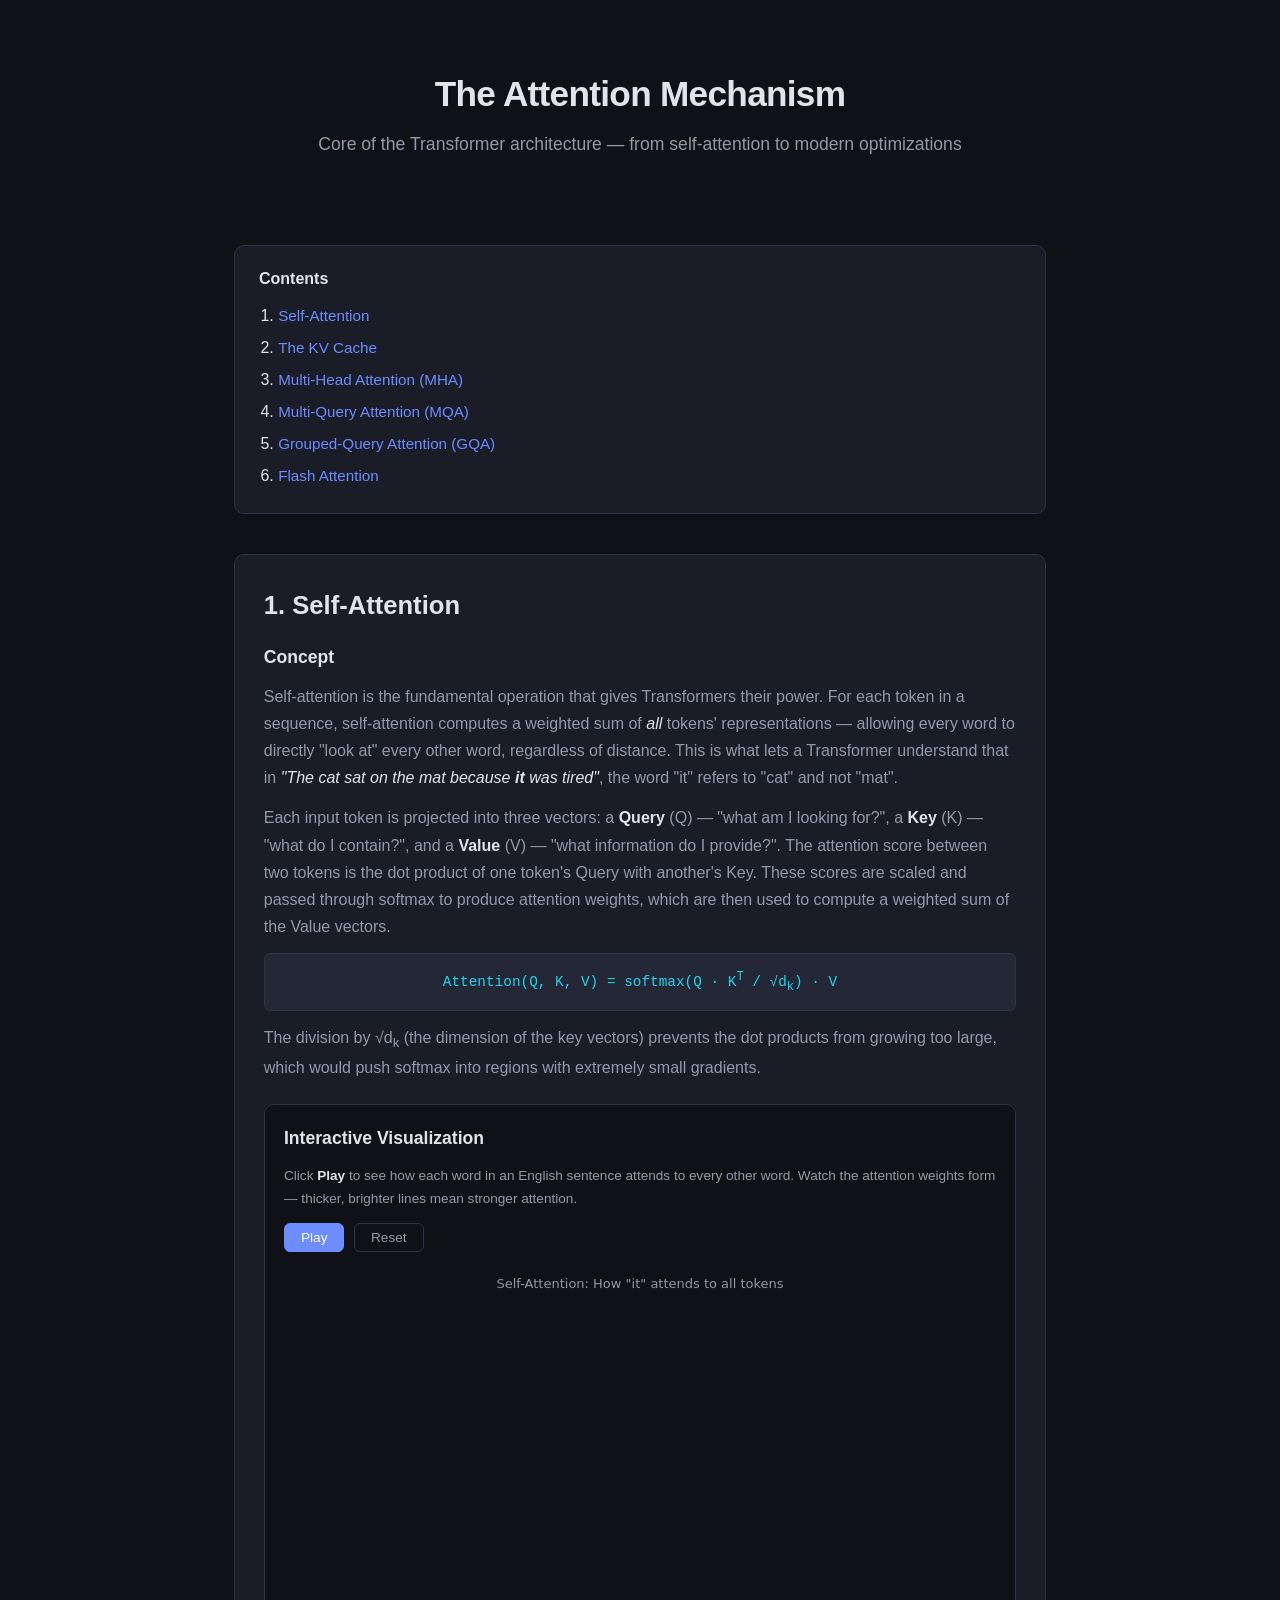
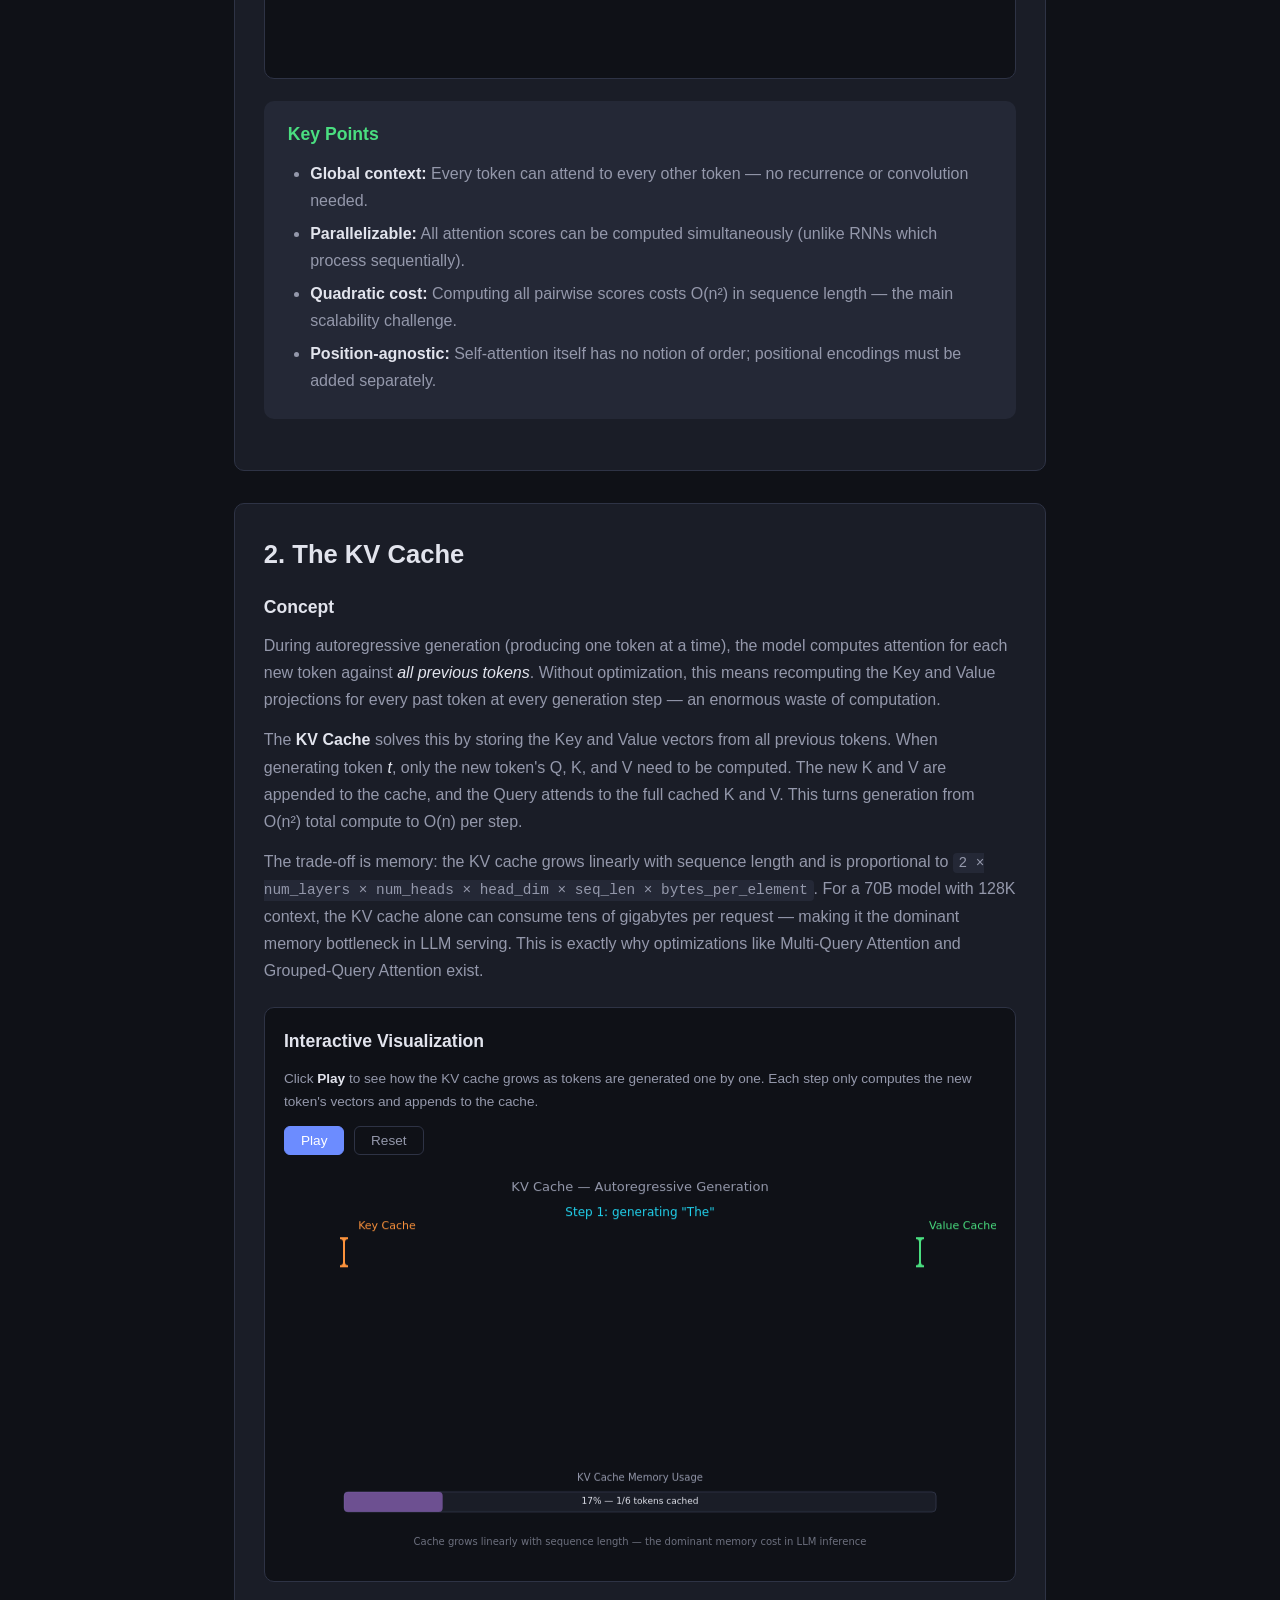
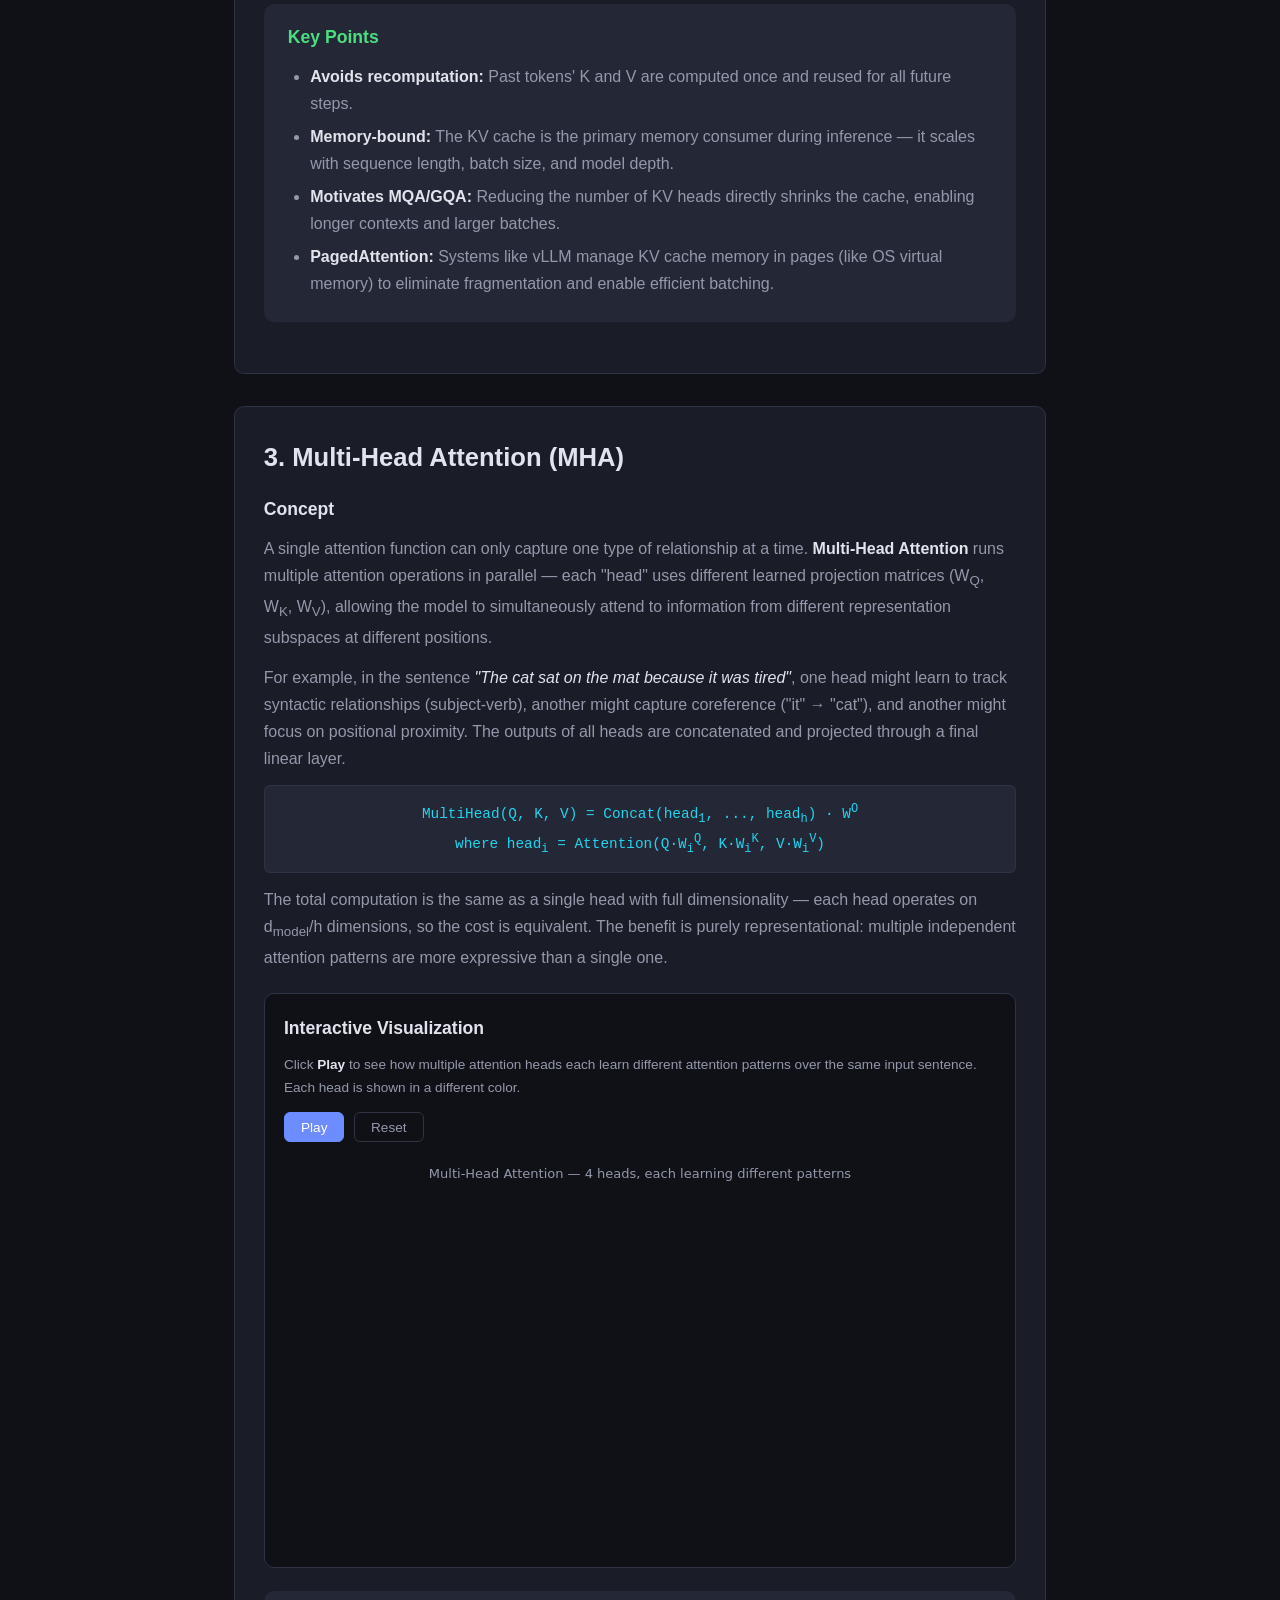
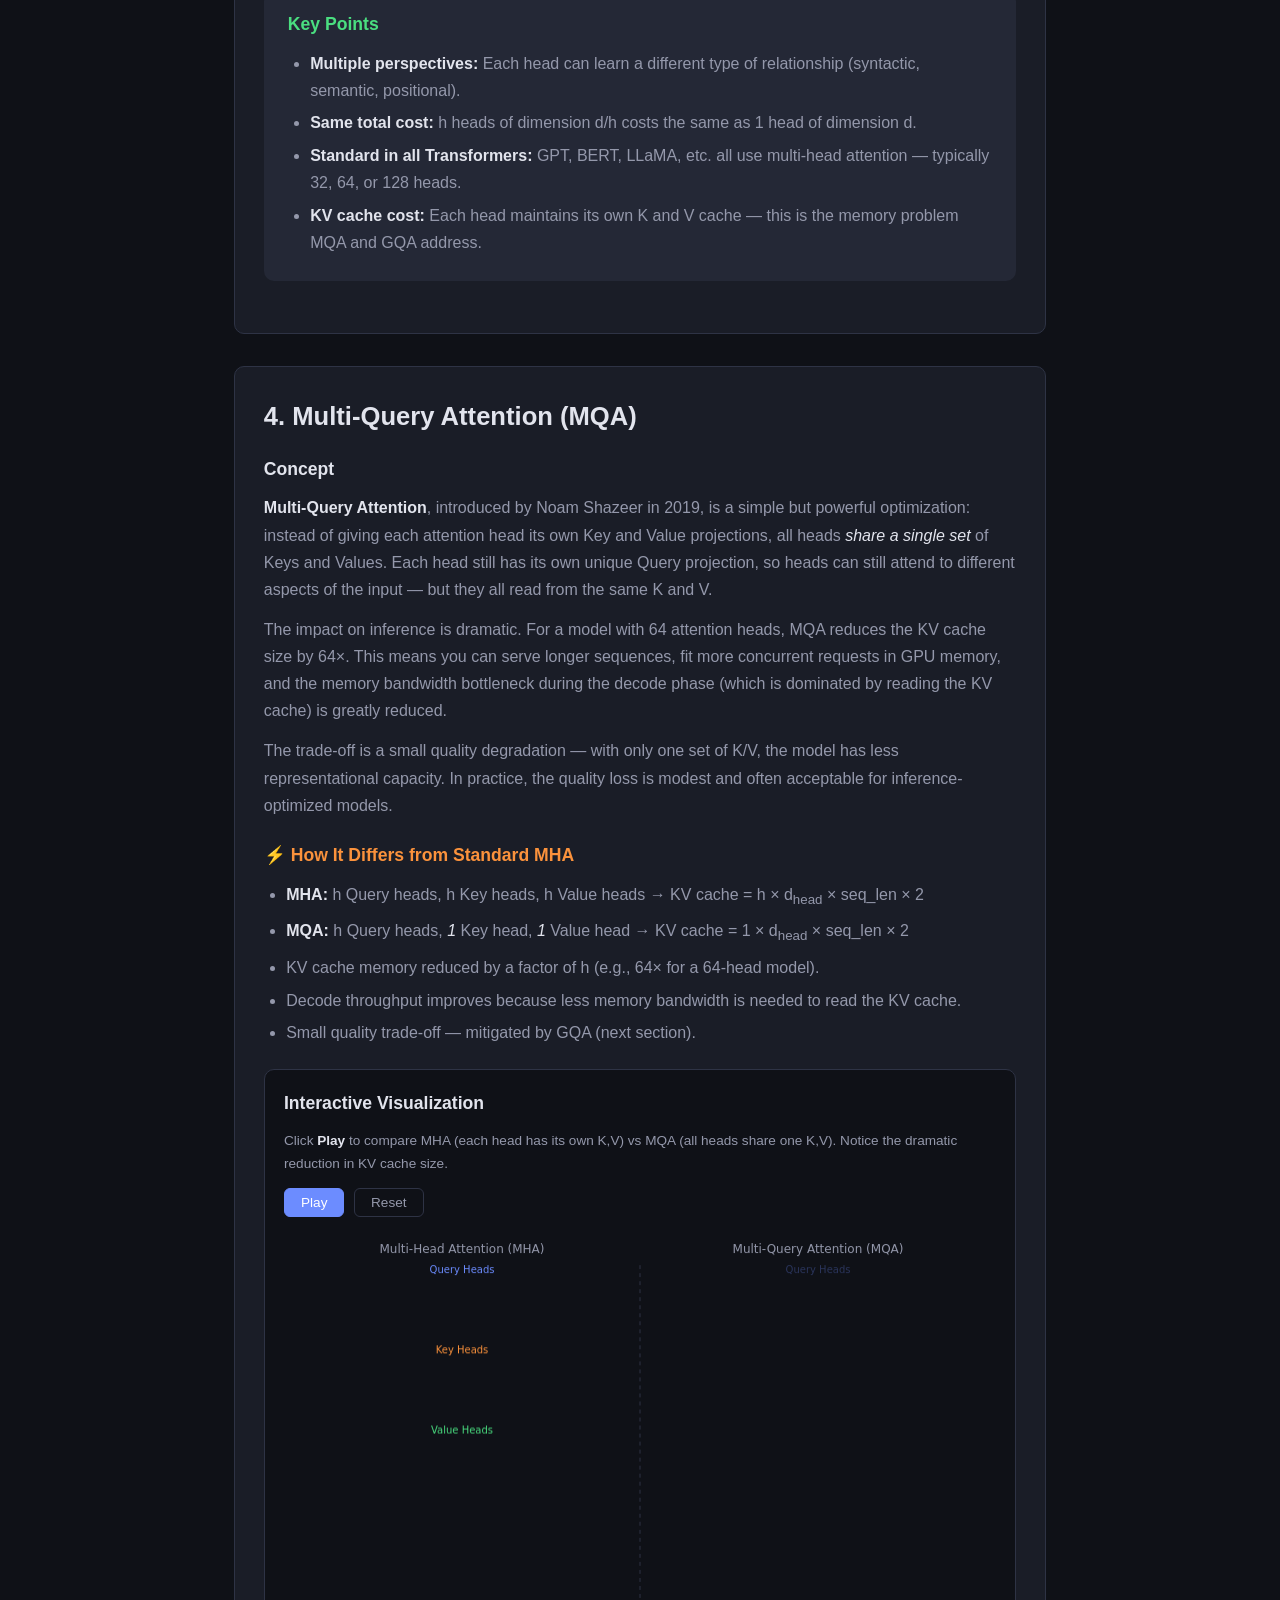
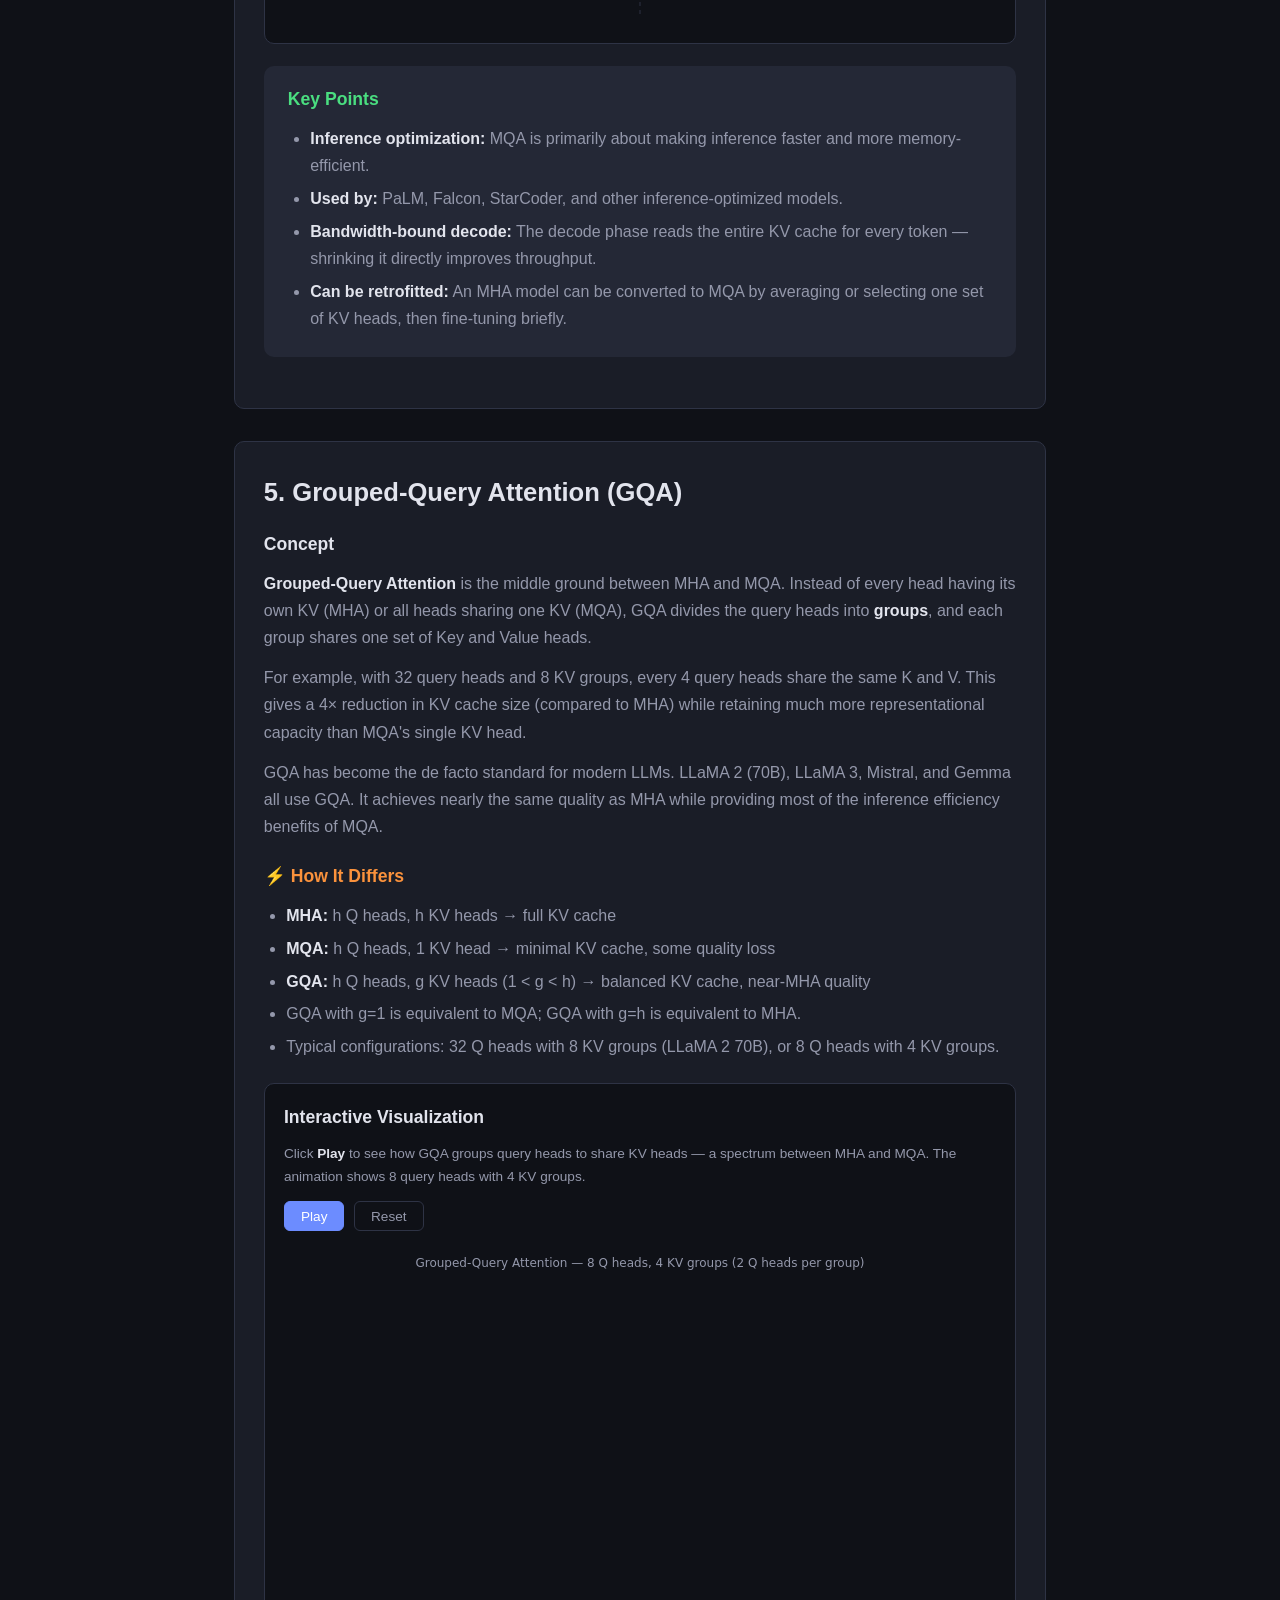
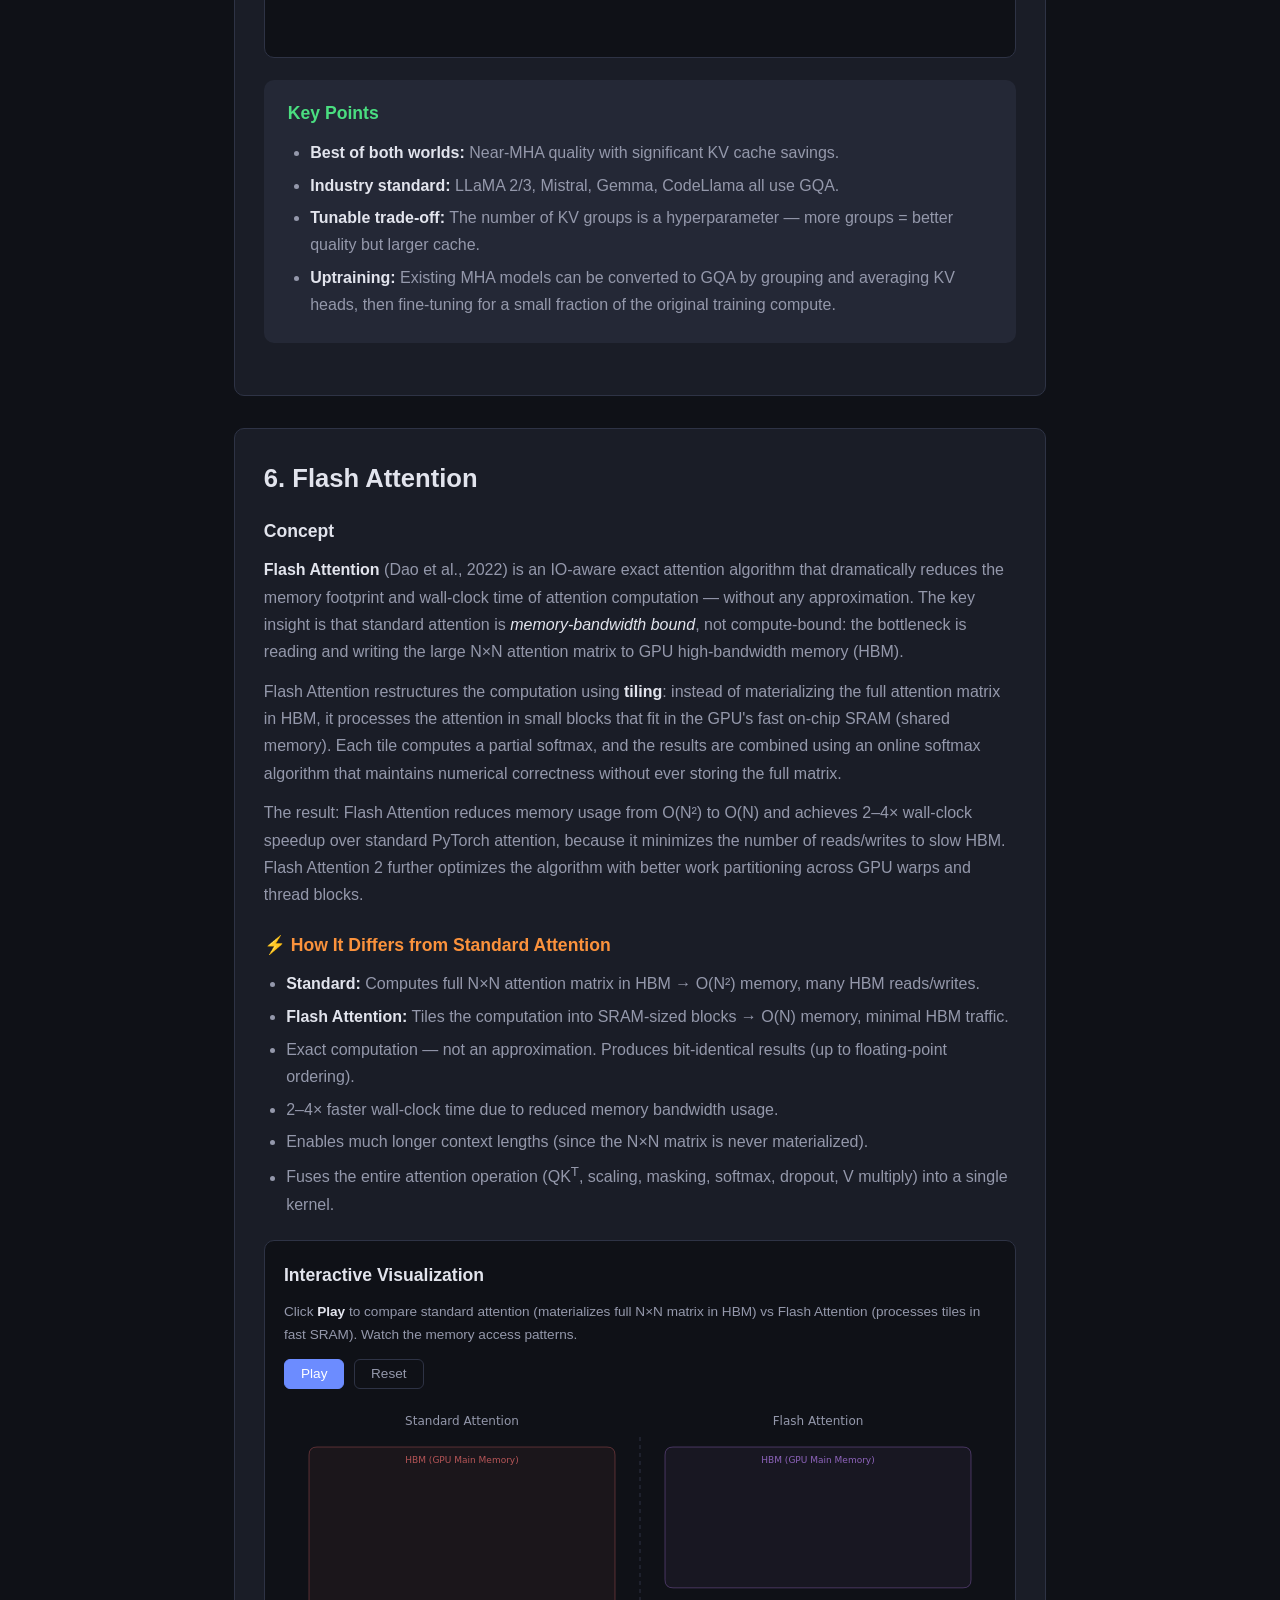
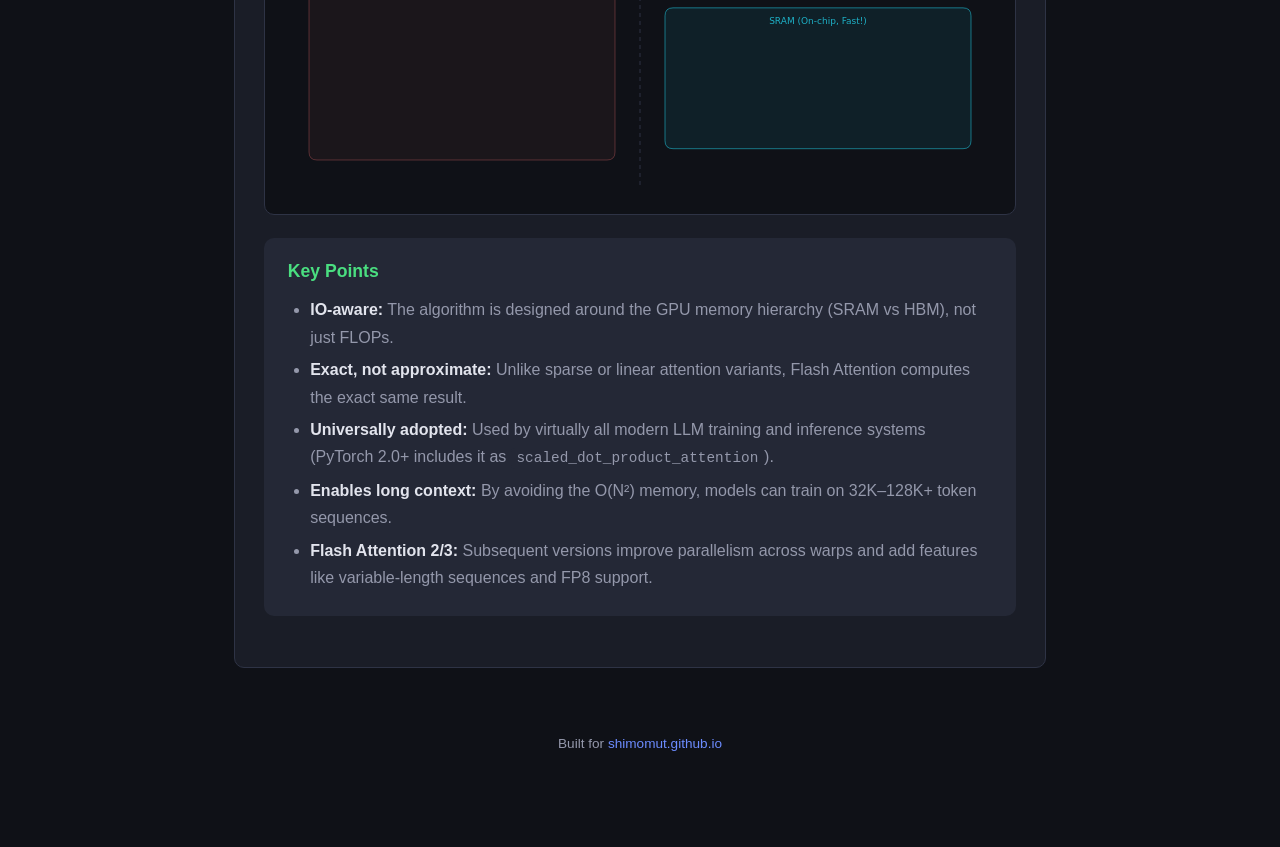
<file: attention-mechanism/index.html>
<!DOCTYPE html>
<html lang="en">
<head>
  <meta charset="UTF-8">
  <meta name="viewport" content="width=device-width, initial-scale=1.0">
  <title>The Attention Mechanism — Core of the Transformer Architecture</title>
  <link rel="stylesheet" href="style.css">
</head>
<body>

  <header>
    <h1>The Attention Mechanism</h1>
    <p class="subtitle">Core of the Transformer architecture — from self-attention to modern optimizations</p>
  </header>

  <nav id="toc">
    <h2>Contents</h2>
    <ol>
      <li><a href="#self-attention">Self-Attention</a></li>
      <li><a href="#kv-cache">The KV Cache</a></li>
      <li><a href="#multi-head">Multi-Head Attention (MHA)</a></li>
      <li><a href="#multi-query">Multi-Query Attention (MQA)</a></li>
      <li><a href="#grouped-query">Grouped-Query Attention (GQA)</a></li>
      <li><a href="#flash-attention">Flash Attention</a></li>
    </ol>
  </nav>


  <!-- ============================================================ -->
  <!-- SELF-ATTENTION -->
  <!-- ============================================================ -->
  <section id="self-attention" class="topic">
    <h2>1. Self-Attention</h2>

    <div class="concept">
      <h3>Concept</h3>
      <p>
        Self-attention is the fundamental operation that gives Transformers their power.
        For each token in a sequence, self-attention computes a weighted sum of <em>all</em>
        tokens' representations — allowing every word to directly "look at" every other word,
        regardless of distance. This is what lets a Transformer understand that in
        <em>"The cat sat on the mat because <strong>it</strong> was tired"</em>, the word
        "it" refers to "cat" and not "mat".
      </p>
      <p>
        Each input token is projected into three vectors: a <strong>Query</strong> (Q) — "what am I looking for?",
        a <strong>Key</strong> (K) — "what do I contain?", and a <strong>Value</strong> (V) — "what information do I provide?".
        The attention score between two tokens is the dot product of one token's Query with another's Key.
        These scores are scaled and passed through softmax to produce attention weights, which are then
        used to compute a weighted sum of the Value vectors.
      </p>
      <div class="formula">
        Attention(Q, K, V) = softmax(Q · K<sup>T</sup> / √d<sub>k</sub>) · V
      </div>
      <p>
        The division by √d<sub>k</sub> (the dimension of the key vectors) prevents the dot products
        from growing too large, which would push softmax into regions with extremely small gradients.
      </p>
    </div>

    <div class="visual-container">
      <h3>Interactive Visualization</h3>
      <p class="visual-instructions">Click <strong>Play</strong> to see how each word in an English sentence attends to every other word. Watch the attention weights form — thicker, brighter lines mean stronger attention.</p>
      <div class="animation-controls">
        <button class="btn-play" data-target="sa-canvas">Play</button>
        <button class="btn-reset" data-target="sa-canvas">Reset</button>
      </div>
      <canvas id="sa-canvas" width="760" height="420"></canvas>
    </div>

    <div class="key-points">
      <h3>Key Points</h3>
      <ul>
        <li><strong>Global context:</strong> Every token can attend to every other token — no recurrence or convolution needed.</li>
        <li><strong>Parallelizable:</strong> All attention scores can be computed simultaneously (unlike RNNs which process sequentially).</li>
        <li><strong>Quadratic cost:</strong> Computing all pairwise scores costs O(n²) in sequence length — the main scalability challenge.</li>
        <li><strong>Position-agnostic:</strong> Self-attention itself has no notion of order; positional encodings must be added separately.</li>
      </ul>
    </div>
  </section>

  <!-- ============================================================ -->
  <!-- KV CACHE -->
  <!-- ============================================================ -->
  <section id="kv-cache" class="topic">
    <h2>2. The KV Cache</h2>

    <div class="concept">
      <h3>Concept</h3>
      <p>
        During autoregressive generation (producing one token at a time), the model computes
        attention for each new token against <em>all previous tokens</em>. Without optimization,
        this means recomputing the Key and Value projections for every past token at every
        generation step — an enormous waste of computation.
      </p>
      <p>
        The <strong>KV Cache</strong> solves this by storing the Key and Value vectors from all
        previous tokens. When generating token <em>t</em>, only the new token's Q, K, and V
        need to be computed. The new K and V are appended to the cache, and the Query attends
        to the full cached K and V. This turns generation from O(n²) total compute to O(n)
        per step.
      </p>
      <p>
        The trade-off is memory: the KV cache grows linearly with sequence length and is
        proportional to <code>2 × num_layers × num_heads × head_dim × seq_len × bytes_per_element</code>.
        For a 70B model with 128K context, the KV cache alone can consume tens of gigabytes per
        request — making it the dominant memory bottleneck in LLM serving. This is exactly why
        optimizations like Multi-Query Attention and Grouped-Query Attention exist.
      </p>
    </div>

    <div class="visual-container">
      <h3>Interactive Visualization</h3>
      <p class="visual-instructions">Click <strong>Play</strong> to see how the KV cache grows as tokens are generated one by one. Each step only computes the new token's vectors and appends to the cache.</p>
      <div class="animation-controls">
        <button class="btn-play" data-target="kv-canvas">Play</button>
        <button class="btn-reset" data-target="kv-canvas">Reset</button>
      </div>
      <canvas id="kv-canvas" width="760" height="420"></canvas>
    </div>

    <div class="key-points">
      <h3>Key Points</h3>
      <ul>
        <li><strong>Avoids recomputation:</strong> Past tokens' K and V are computed once and reused for all future steps.</li>
        <li><strong>Memory-bound:</strong> The KV cache is the primary memory consumer during inference — it scales with sequence length, batch size, and model depth.</li>
        <li><strong>Motivates MQA/GQA:</strong> Reducing the number of KV heads directly shrinks the cache, enabling longer contexts and larger batches.</li>
        <li><strong>PagedAttention:</strong> Systems like vLLM manage KV cache memory in pages (like OS virtual memory) to eliminate fragmentation and enable efficient batching.</li>
      </ul>
    </div>
  </section>


  <!-- ============================================================ -->
  <!-- MULTI-HEAD ATTENTION -->
  <!-- ============================================================ -->
  <section id="multi-head" class="topic">
    <h2>3. Multi-Head Attention (MHA)</h2>

    <div class="concept">
      <h3>Concept</h3>
      <p>
        A single attention function can only capture one type of relationship at a time.
        <strong>Multi-Head Attention</strong> runs multiple attention operations in parallel —
        each "head" uses different learned projection matrices (W<sub>Q</sub>, W<sub>K</sub>, W<sub>V</sub>),
        allowing the model to simultaneously attend to information from different representation
        subspaces at different positions.
      </p>
      <p>
        For example, in the sentence <em>"The cat sat on the mat because it was tired"</em>,
        one head might learn to track syntactic relationships (subject-verb), another might
        capture coreference ("it" → "cat"), and another might focus on positional proximity.
        The outputs of all heads are concatenated and projected through a final linear layer.
      </p>
      <div class="formula">
        MultiHead(Q, K, V) = Concat(head<sub>1</sub>, ..., head<sub>h</sub>) · W<sup>O</sup>
        <br>where head<sub>i</sub> = Attention(Q·W<sub>i</sub><sup>Q</sup>, K·W<sub>i</sub><sup>K</sup>, V·W<sub>i</sub><sup>V</sup>)
      </div>
      <p>
        The total computation is the same as a single head with full dimensionality — each head
        operates on d<sub>model</sub>/h dimensions, so the cost is equivalent. The benefit is
        purely representational: multiple independent attention patterns are more expressive
        than a single one.
      </p>
    </div>

    <div class="visual-container">
      <h3>Interactive Visualization</h3>
      <p class="visual-instructions">Click <strong>Play</strong> to see how multiple attention heads each learn different attention patterns over the same input sentence. Each head is shown in a different color.</p>
      <div class="animation-controls">
        <button class="btn-play" data-target="mha-canvas">Play</button>
        <button class="btn-reset" data-target="mha-canvas">Reset</button>
      </div>
      <canvas id="mha-canvas" width="760" height="450"></canvas>
    </div>

    <div class="key-points">
      <h3>Key Points</h3>
      <ul>
        <li><strong>Multiple perspectives:</strong> Each head can learn a different type of relationship (syntactic, semantic, positional).</li>
        <li><strong>Same total cost:</strong> h heads of dimension d/h costs the same as 1 head of dimension d.</li>
        <li><strong>Standard in all Transformers:</strong> GPT, BERT, LLaMA, etc. all use multi-head attention — typically 32, 64, or 128 heads.</li>
        <li><strong>KV cache cost:</strong> Each head maintains its own K and V cache — this is the memory problem MQA and GQA address.</li>
      </ul>
    </div>
  </section>

  <!-- ============================================================ -->
  <!-- MULTI-QUERY ATTENTION -->
  <!-- ============================================================ -->
  <section id="multi-query" class="topic">
    <h2>4. Multi-Query Attention (MQA)</h2>

    <div class="concept">
      <h3>Concept</h3>
      <p>
        <strong>Multi-Query Attention</strong>, introduced by Noam Shazeer in 2019, is a
        simple but powerful optimization: instead of giving each attention head its own
        Key and Value projections, all heads <em>share a single set</em> of Keys and Values.
        Each head still has its own unique Query projection, so heads can still attend to
        different aspects of the input — but they all read from the same K and V.
      </p>
      <p>
        The impact on inference is dramatic. For a model with 64 attention heads, MQA reduces
        the KV cache size by 64×. This means you can serve longer sequences, fit more concurrent
        requests in GPU memory, and the memory bandwidth bottleneck during the decode phase
        (which is dominated by reading the KV cache) is greatly reduced.
      </p>
      <p>
        The trade-off is a small quality degradation — with only one set of K/V, the model
        has less representational capacity. In practice, the quality loss is modest and often
        acceptable for inference-optimized models.
      </p>
    </div>

    <div class="how-it-differs">
      <h3>⚡ How It Differs from Standard MHA</h3>
      <ul>
        <li><strong>MHA:</strong> h Query heads, h Key heads, h Value heads → KV cache = h × d<sub>head</sub> × seq_len × 2</li>
        <li><strong>MQA:</strong> h Query heads, <em>1</em> Key head, <em>1</em> Value head → KV cache = 1 × d<sub>head</sub> × seq_len × 2</li>
        <li>KV cache memory reduced by a factor of h (e.g., 64× for a 64-head model).</li>
        <li>Decode throughput improves because less memory bandwidth is needed to read the KV cache.</li>
        <li>Small quality trade-off — mitigated by GQA (next section).</li>
      </ul>
    </div>

    <div class="visual-container">
      <h3>Interactive Visualization</h3>
      <p class="visual-instructions">Click <strong>Play</strong> to compare MHA (each head has its own K,V) vs MQA (all heads share one K,V). Notice the dramatic reduction in KV cache size.</p>
      <div class="animation-controls">
        <button class="btn-play" data-target="mqa-canvas">Play</button>
        <button class="btn-reset" data-target="mqa-canvas">Reset</button>
      </div>
      <canvas id="mqa-canvas" width="760" height="430"></canvas>
    </div>

    <div class="key-points">
      <h3>Key Points</h3>
      <ul>
        <li><strong>Inference optimization:</strong> MQA is primarily about making inference faster and more memory-efficient.</li>
        <li><strong>Used by:</strong> PaLM, Falcon, StarCoder, and other inference-optimized models.</li>
        <li><strong>Bandwidth-bound decode:</strong> The decode phase reads the entire KV cache for every token — shrinking it directly improves throughput.</li>
        <li><strong>Can be retrofitted:</strong> An MHA model can be converted to MQA by averaging or selecting one set of KV heads, then fine-tuning briefly.</li>
      </ul>
    </div>
  </section>

  <!-- ============================================================ -->
  <!-- GROUPED-QUERY ATTENTION -->
  <!-- ============================================================ -->
  <section id="grouped-query" class="topic">
    <h2>5. Grouped-Query Attention (GQA)</h2>

    <div class="concept">
      <h3>Concept</h3>
      <p>
        <strong>Grouped-Query Attention</strong> is the middle ground between MHA and MQA.
        Instead of every head having its own KV (MHA) or all heads sharing one KV (MQA),
        GQA divides the query heads into <strong>groups</strong>, and each group shares one
        set of Key and Value heads.
      </p>
      <p>
        For example, with 32 query heads and 8 KV groups, every 4 query heads share the same
        K and V. This gives a 4× reduction in KV cache size (compared to MHA) while retaining
        much more representational capacity than MQA's single KV head.
      </p>
      <p>
        GQA has become the de facto standard for modern LLMs. LLaMA 2 (70B), LLaMA 3,
        Mistral, and Gemma all use GQA. It achieves nearly the same quality as MHA while
        providing most of the inference efficiency benefits of MQA.
      </p>
    </div>

    <div class="how-it-differs">
      <h3>⚡ How It Differs</h3>
      <ul>
        <li><strong>MHA:</strong> h Q heads, h KV heads → full KV cache</li>
        <li><strong>MQA:</strong> h Q heads, 1 KV head → minimal KV cache, some quality loss</li>
        <li><strong>GQA:</strong> h Q heads, g KV heads (1 &lt; g &lt; h) → balanced KV cache, near-MHA quality</li>
        <li>GQA with g=1 is equivalent to MQA; GQA with g=h is equivalent to MHA.</li>
        <li>Typical configurations: 32 Q heads with 8 KV groups (LLaMA 2 70B), or 8 Q heads with 4 KV groups.</li>
      </ul>
    </div>

    <div class="visual-container">
      <h3>Interactive Visualization</h3>
      <p class="visual-instructions">Click <strong>Play</strong> to see how GQA groups query heads to share KV heads — a spectrum between MHA and MQA. The animation shows 8 query heads with 4 KV groups.</p>
      <div class="animation-controls">
        <button class="btn-play" data-target="gqa-canvas">Play</button>
        <button class="btn-reset" data-target="gqa-canvas">Reset</button>
      </div>
      <canvas id="gqa-canvas" width="760" height="430"></canvas>
    </div>

    <div class="key-points">
      <h3>Key Points</h3>
      <ul>
        <li><strong>Best of both worlds:</strong> Near-MHA quality with significant KV cache savings.</li>
        <li><strong>Industry standard:</strong> LLaMA 2/3, Mistral, Gemma, CodeLlama all use GQA.</li>
        <li><strong>Tunable trade-off:</strong> The number of KV groups is a hyperparameter — more groups = better quality but larger cache.</li>
        <li><strong>Uptraining:</strong> Existing MHA models can be converted to GQA by grouping and averaging KV heads, then fine-tuning for a small fraction of the original training compute.</li>
      </ul>
    </div>
  </section>


  <!-- ============================================================ -->
  <!-- FLASH ATTENTION -->
  <!-- ============================================================ -->
  <section id="flash-attention" class="topic">
    <h2>6. Flash Attention</h2>

    <div class="concept">
      <h3>Concept</h3>
      <p>
        <strong>Flash Attention</strong> (Dao et al., 2022) is an IO-aware exact attention
        algorithm that dramatically reduces the memory footprint and wall-clock time of
        attention computation — without any approximation. The key insight is that standard
        attention is <em>memory-bandwidth bound</em>, not compute-bound: the bottleneck is
        reading and writing the large N×N attention matrix to GPU high-bandwidth memory (HBM).
      </p>
      <p>
        Flash Attention restructures the computation using <strong>tiling</strong>: instead of
        materializing the full attention matrix in HBM, it processes the attention in small
        blocks that fit in the GPU's fast on-chip SRAM (shared memory). Each tile computes a
        partial softmax, and the results are combined using an online softmax algorithm that
        maintains numerical correctness without ever storing the full matrix.
      </p>
      <p>
        The result: Flash Attention reduces memory usage from O(N²) to O(N) and achieves
        2–4× wall-clock speedup over standard PyTorch attention, because it minimizes the
        number of reads/writes to slow HBM. Flash Attention 2 further optimizes the algorithm
        with better work partitioning across GPU warps and thread blocks.
      </p>
    </div>

    <div class="how-it-differs">
      <h3>⚡ How It Differs from Standard Attention</h3>
      <ul>
        <li><strong>Standard:</strong> Computes full N×N attention matrix in HBM → O(N²) memory, many HBM reads/writes.</li>
        <li><strong>Flash Attention:</strong> Tiles the computation into SRAM-sized blocks → O(N) memory, minimal HBM traffic.</li>
        <li>Exact computation — not an approximation. Produces bit-identical results (up to floating-point ordering).</li>
        <li>2–4× faster wall-clock time due to reduced memory bandwidth usage.</li>
        <li>Enables much longer context lengths (since the N×N matrix is never materialized).</li>
        <li>Fuses the entire attention operation (QK<sup>T</sup>, scaling, masking, softmax, dropout, V multiply) into a single kernel.</li>
      </ul>
    </div>

    <div class="visual-container">
      <h3>Interactive Visualization</h3>
      <p class="visual-instructions">Click <strong>Play</strong> to compare standard attention (materializes full N×N matrix in HBM) vs Flash Attention (processes tiles in fast SRAM). Watch the memory access patterns.</p>
      <div class="animation-controls">
        <button class="btn-play" data-target="fa-canvas">Play</button>
        <button class="btn-reset" data-target="fa-canvas">Reset</button>
      </div>
      <canvas id="fa-canvas" width="760" height="460"></canvas>
    </div>

    <div class="key-points">
      <h3>Key Points</h3>
      <ul>
        <li><strong>IO-aware:</strong> The algorithm is designed around the GPU memory hierarchy (SRAM vs HBM), not just FLOPs.</li>
        <li><strong>Exact, not approximate:</strong> Unlike sparse or linear attention variants, Flash Attention computes the exact same result.</li>
        <li><strong>Universally adopted:</strong> Used by virtually all modern LLM training and inference systems (PyTorch 2.0+ includes it as <code>scaled_dot_product_attention</code>).</li>
        <li><strong>Enables long context:</strong> By avoiding the O(N²) memory, models can train on 32K–128K+ token sequences.</li>
        <li><strong>Flash Attention 2/3:</strong> Subsequent versions improve parallelism across warps and add features like variable-length sequences and FP8 support.</li>
      </ul>
    </div>
  </section>

  <footer>
    <p>Built for <a href="https://shimomut.github.io/">shimomut.github.io</a></p>
  </footer>

  <script src="script.js"></script>
</body>
</html>
</file>
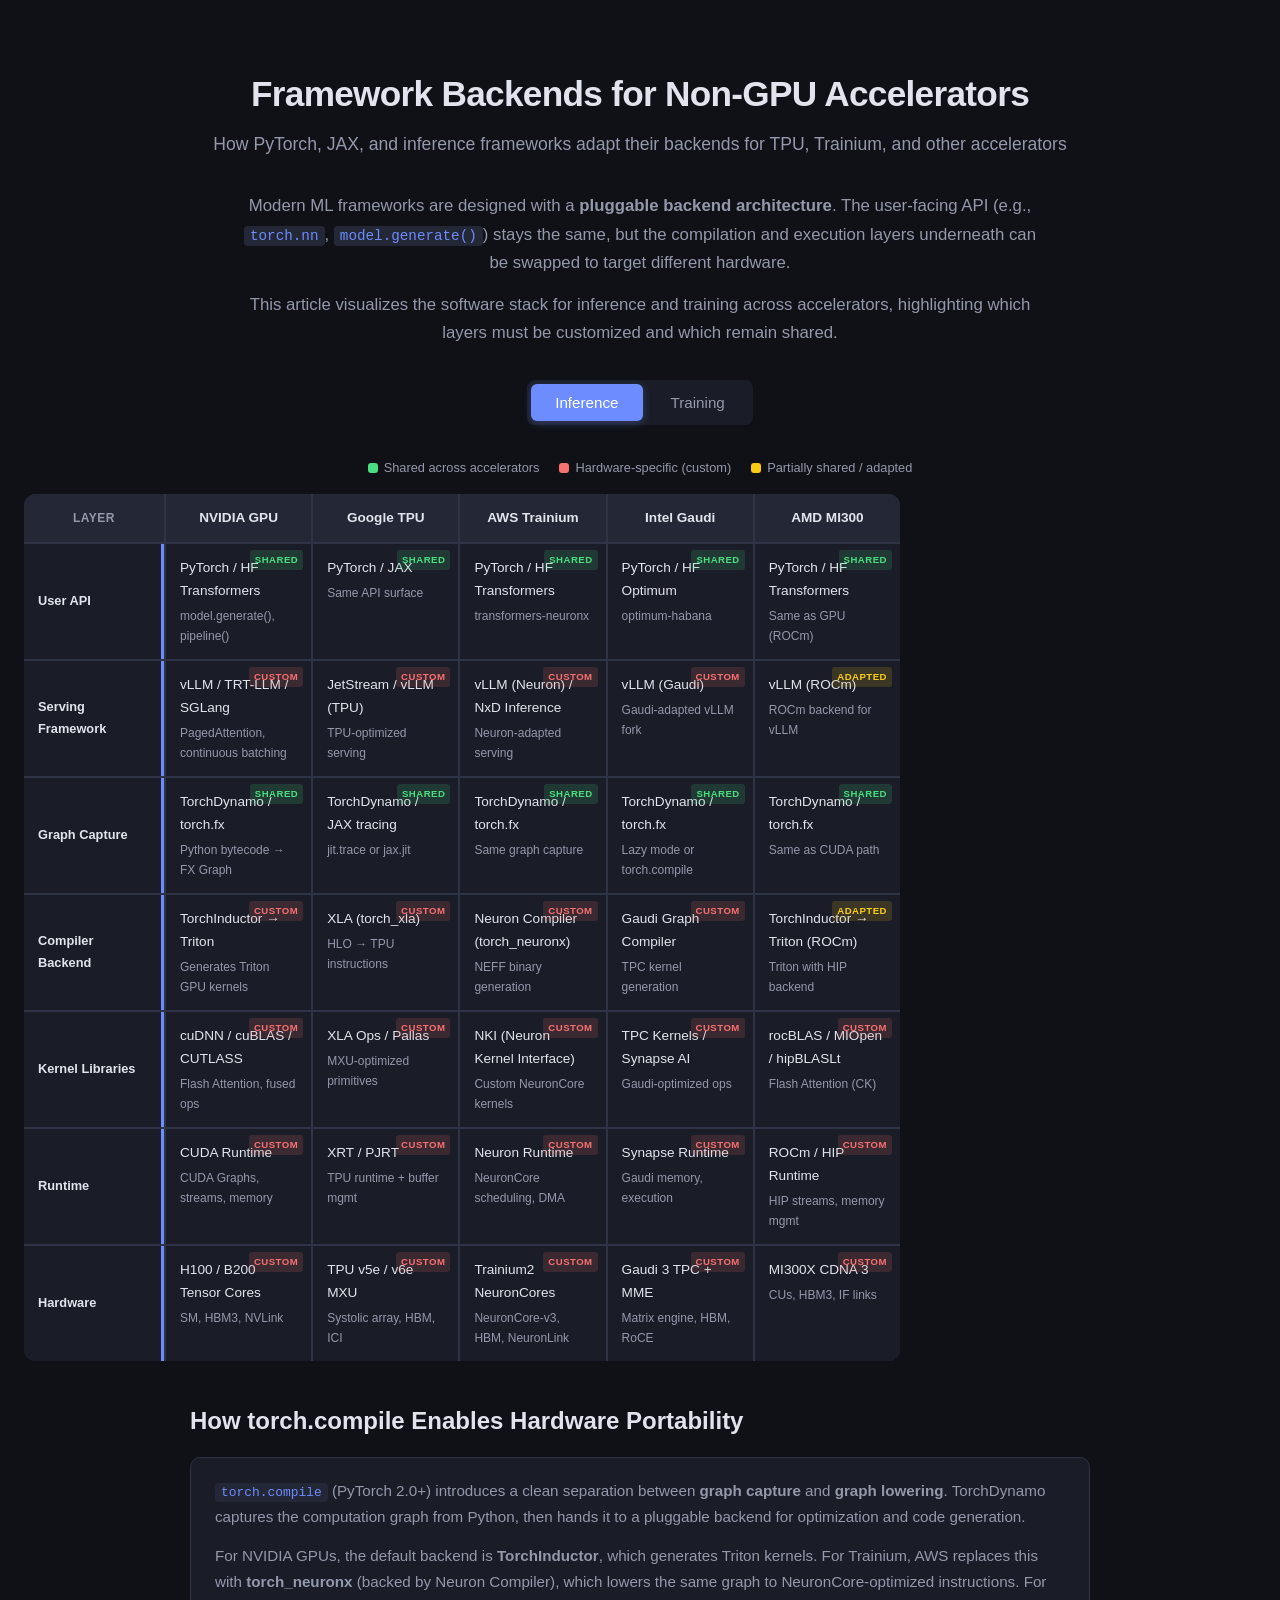
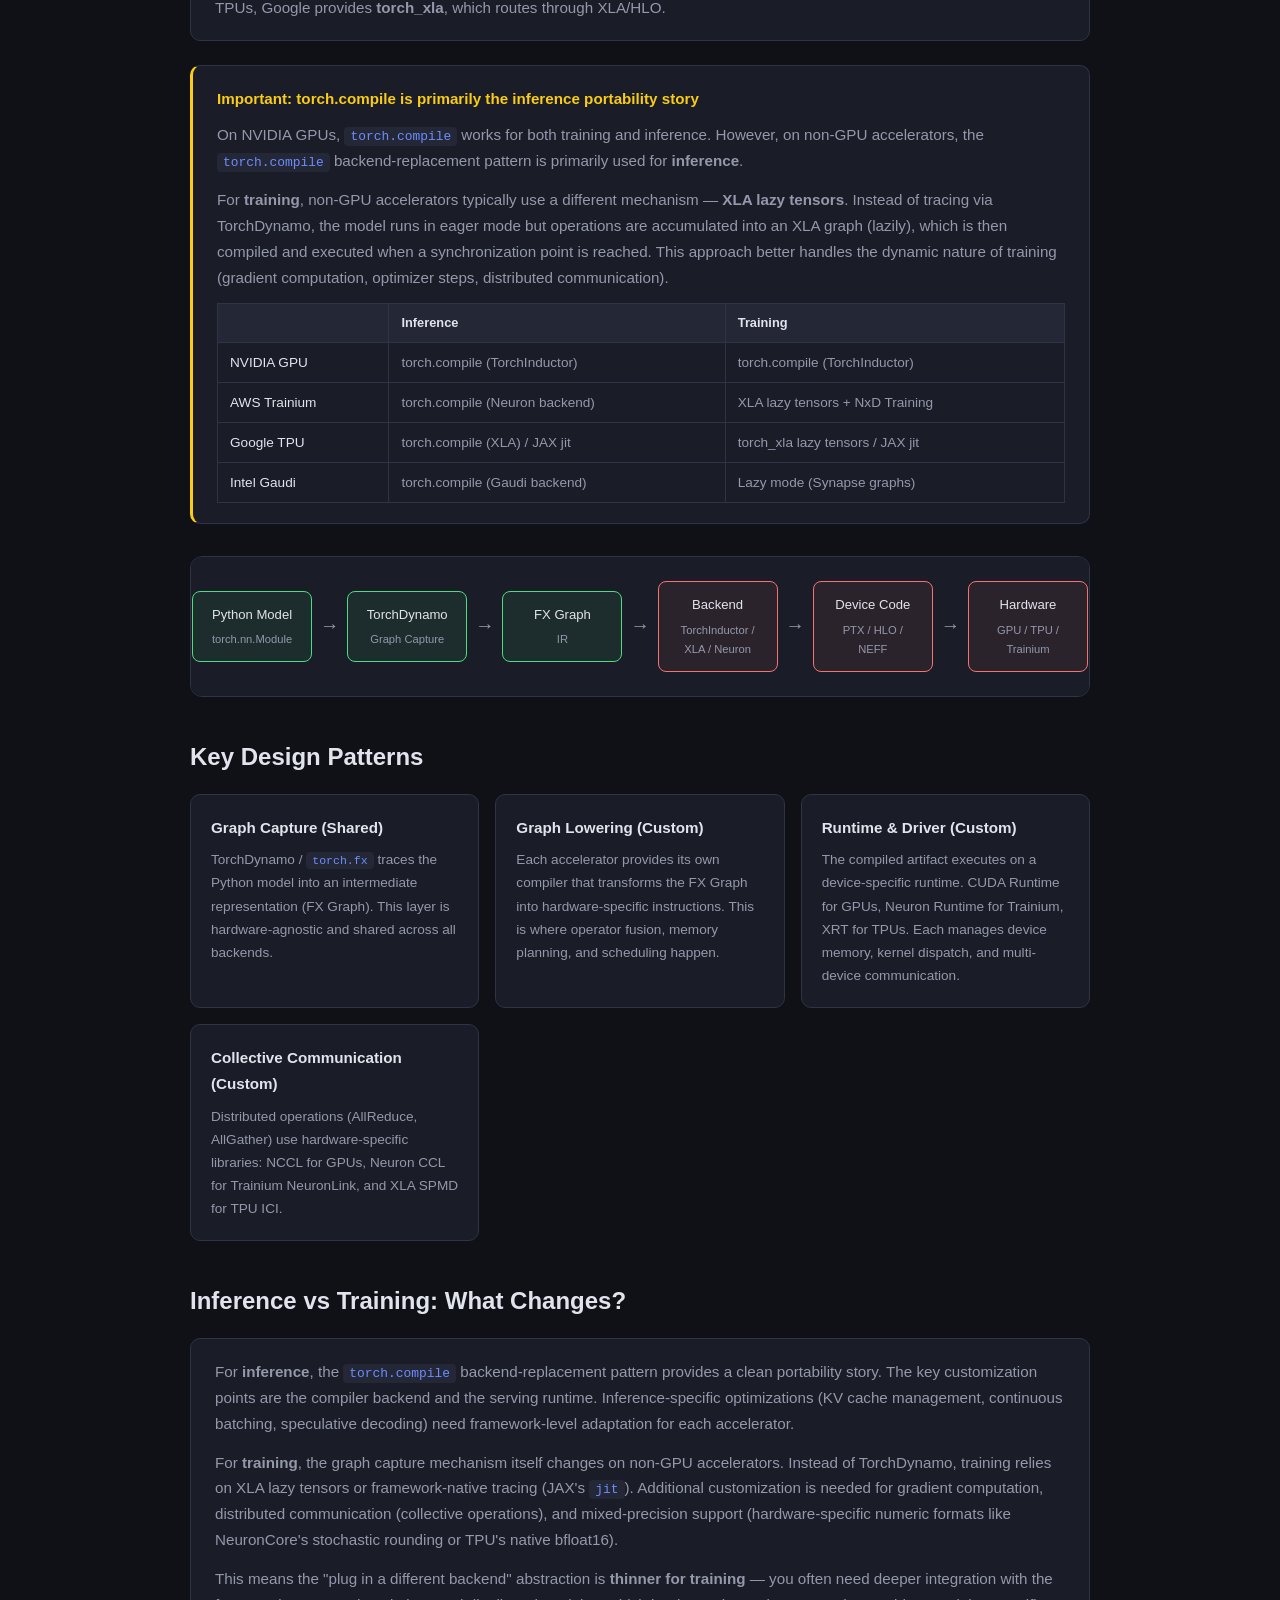
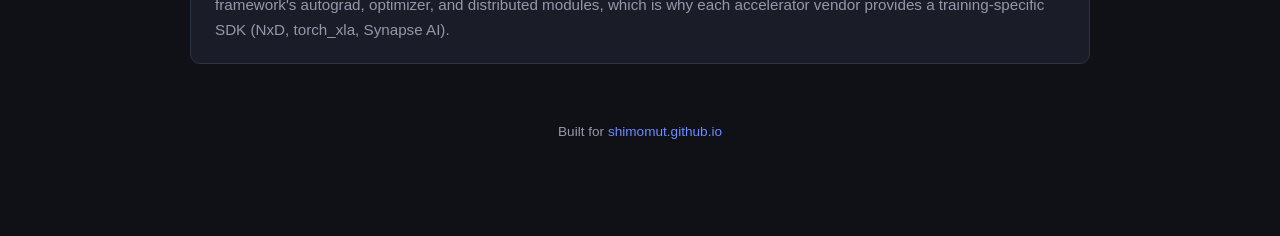
<file: framework-backend-for-accelerators/index.html>
<!DOCTYPE html>
<html lang="en">
<head>
  <meta charset="UTF-8">
  <meta name="viewport" content="width=device-width, initial-scale=1.0">
  <title>Framework Backends for Non-GPU Accelerators</title>
  <link rel="stylesheet" href="style.css">
</head>
<body>

  <header>
    <h1>Framework Backends for Non-GPU Accelerators</h1>
    <p class="subtitle">How PyTorch, JAX, and inference frameworks adapt their backends for TPU, Trainium, and other accelerators</p>
  </header>

  <section class="intro">
    <p>Modern ML frameworks are designed with a <strong>pluggable backend architecture</strong>. The user-facing API (e.g., <code>torch.nn</code>, <code>model.generate()</code>) stays the same, but the compilation and execution layers underneath can be swapped to target different hardware.</p>
    <p>This article visualizes the software stack for inference and training across accelerators, highlighting which layers must be customized and which remain shared.</p>
  </section>

  <div class="toggle-bar">
    <button class="toggle-btn active" data-mode="inference">Inference</button>
    <button class="toggle-btn" data-mode="training">Training</button>
  </div>

  <div class="main-layout">
    <div class="stack-comparison" id="stackComparison"></div>
    <aside class="details-panel" id="detailsPanel">
      <div class="details-content" id="detailsContent"></div>
    </aside>
  </div>

  <section class="article-content">
    <h2>How torch.compile Enables Hardware Portability</h2>
    <div class="explanation-block">
      <p><code>torch.compile</code> (PyTorch 2.0+) introduces a clean separation between <strong>graph capture</strong> and <strong>graph lowering</strong>. TorchDynamo captures the computation graph from Python, then hands it to a pluggable backend for optimization and code generation.</p>
      <p>For NVIDIA GPUs, the default backend is <strong>TorchInductor</strong>, which generates Triton kernels. For Trainium, AWS replaces this with <strong>torch_neuronx</strong> (backed by Neuron Compiler), which lowers the same graph to NeuronCore-optimized instructions. For TPUs, Google provides <strong>torch_xla</strong>, which routes through XLA/HLO.</p>
    </div>

    <div class="explanation-block callout">
      <h3>Important: torch.compile is primarily the inference portability story</h3>
      <p>On NVIDIA GPUs, <code>torch.compile</code> works for both training and inference. However, on non-GPU accelerators, the <code>torch.compile</code> backend-replacement pattern is primarily used for <strong>inference</strong>.</p>
      <p>For <strong>training</strong>, non-GPU accelerators typically use a different mechanism — <strong>XLA lazy tensors</strong>. Instead of tracing via TorchDynamo, the model runs in eager mode but operations are accumulated into an XLA graph (lazily), which is then compiled and executed when a synchronization point is reached. This approach better handles the dynamic nature of training (gradient computation, optimizer steps, distributed communication).</p>
      <table class="inline-table">
        <thead>
          <tr><th></th><th>Inference</th><th>Training</th></tr>
        </thead>
        <tbody>
          <tr><td>NVIDIA GPU</td><td>torch.compile (TorchInductor)</td><td>torch.compile (TorchInductor)</td></tr>
          <tr><td>AWS Trainium</td><td>torch.compile (Neuron backend)</td><td>XLA lazy tensors + NxD Training</td></tr>
          <tr><td>Google TPU</td><td>torch.compile (XLA) / JAX jit</td><td>torch_xla lazy tensors / JAX jit</td></tr>
          <tr><td>Intel Gaudi</td><td>torch.compile (Gaudi backend)</td><td>Lazy mode (Synapse graphs)</td></tr>
        </tbody>
      </table>
    </div>

    <div class="compile-flow" id="compileFlow"></div>

    <h2>Key Design Patterns</h2>
    <div class="patterns-grid">
      <div class="pattern-card">
        <h3>Graph Capture (Shared)</h3>
        <p>TorchDynamo / <code>torch.fx</code> traces the Python model into an intermediate representation (FX Graph). This layer is hardware-agnostic and shared across all backends.</p>
      </div>
      <div class="pattern-card">
        <h3>Graph Lowering (Custom)</h3>
        <p>Each accelerator provides its own compiler that transforms the FX Graph into hardware-specific instructions. This is where operator fusion, memory planning, and scheduling happen.</p>
      </div>
      <div class="pattern-card">
        <h3>Runtime & Driver (Custom)</h3>
        <p>The compiled artifact executes on a device-specific runtime. CUDA Runtime for GPUs, Neuron Runtime for Trainium, XRT for TPUs. Each manages device memory, kernel dispatch, and multi-device communication.</p>
      </div>
      <div class="pattern-card">
        <h3>Collective Communication (Custom)</h3>
        <p>Distributed operations (AllReduce, AllGather) use hardware-specific libraries: NCCL for GPUs, Neuron CCL for Trainium NeuronLink, and XLA SPMD for TPU ICI.</p>
      </div>
    </div>

    <h2>Inference vs Training: What Changes?</h2>
    <div class="explanation-block">
      <p>For <strong>inference</strong>, the <code>torch.compile</code> backend-replacement pattern provides a clean portability story. The key customization points are the compiler backend and the serving runtime. Inference-specific optimizations (KV cache management, continuous batching, speculative decoding) need framework-level adaptation for each accelerator.</p>
      <p>For <strong>training</strong>, the graph capture mechanism itself changes on non-GPU accelerators. Instead of TorchDynamo, training relies on XLA lazy tensors or framework-native tracing (JAX's <code>jit</code>). Additional customization is needed for gradient computation, distributed communication (collective operations), and mixed-precision support (hardware-specific numeric formats like NeuronCore's stochastic rounding or TPU's native bfloat16).</p>
      <p>This means the "plug in a different backend" abstraction is <strong>thinner for training</strong> — you often need deeper integration with the framework's autograd, optimizer, and distributed modules, which is why each accelerator vendor provides a training-specific SDK (NxD, torch_xla, Synapse AI).</p>
    </div>
  </section>

  <footer>
    <p>Built for <a href="https://shimomut.github.io/">shimomut.github.io</a></p>
  </footer>

  <script src="script.js"></script>
</body>
</html>
</file>
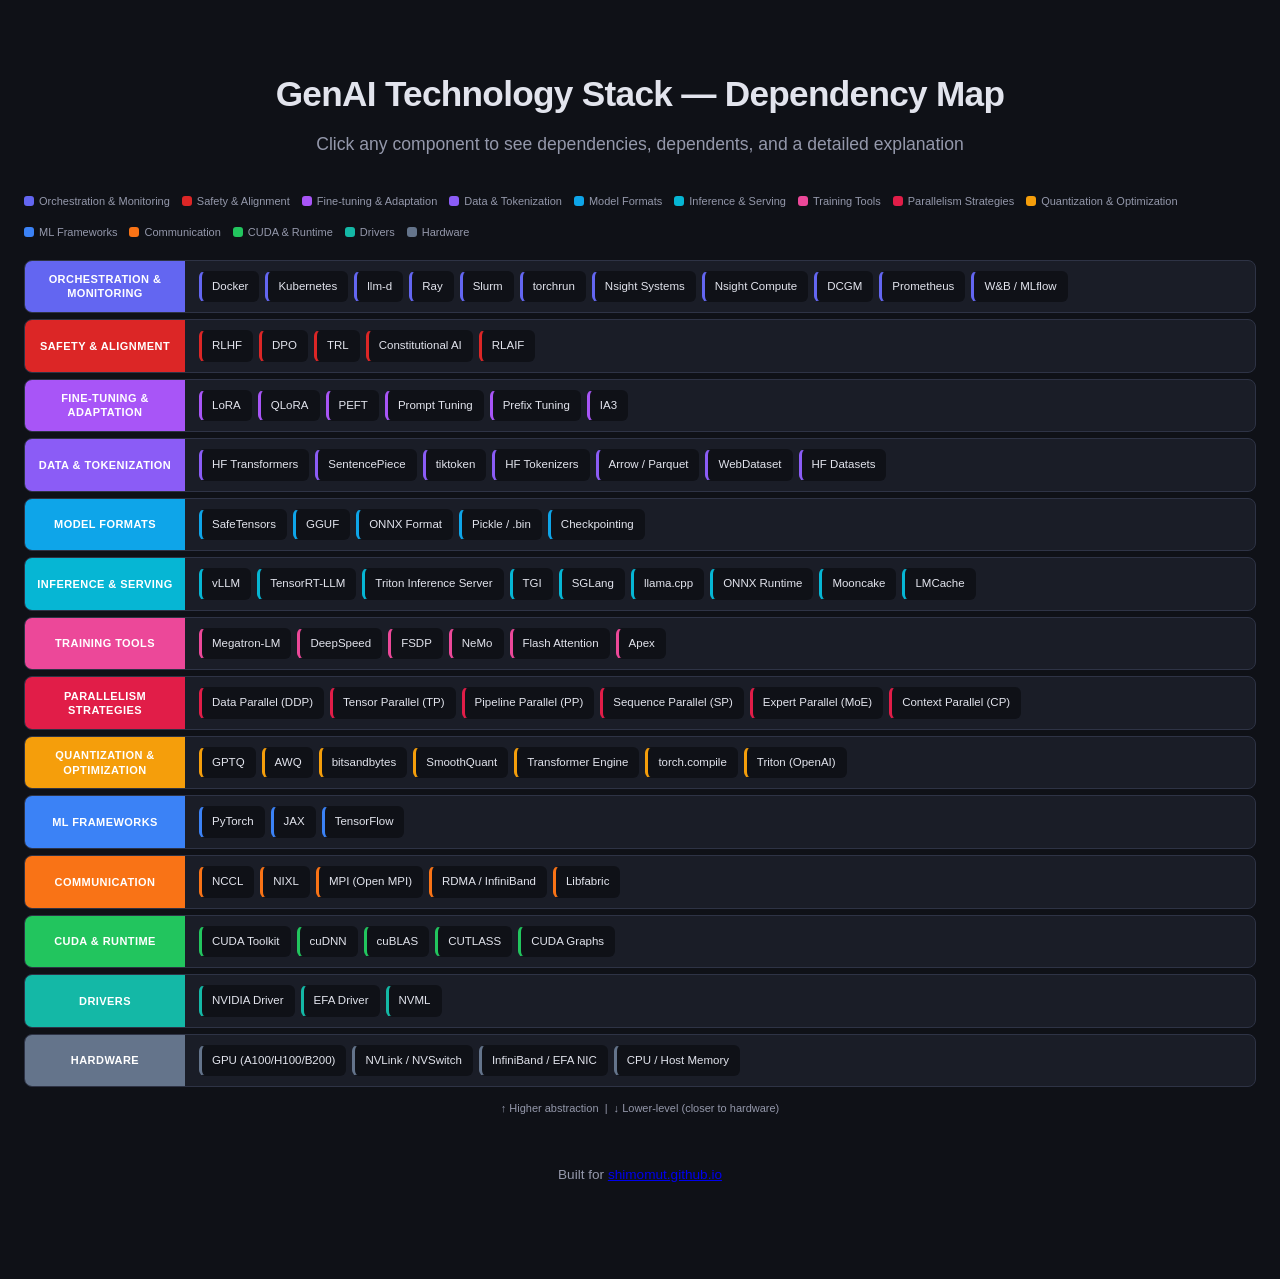
<file: genai-tech-stack/index.html>
<!DOCTYPE html>
<html lang="en">
<head>
  <meta charset="UTF-8">
  <meta name="viewport" content="width=device-width, initial-scale=1.0">
  <title>GenAI Technology Stack — Dependency Map</title>
  <link rel="stylesheet" href="style.css">
</head>
<body>

  <header>
    <h1>GenAI Technology Stack — Dependency Map</h1>
    <p class="subtitle">Click any component to see dependencies, dependents, and a detailed explanation</p>
  </header>

  <div class="legend" id="legend"></div>
  <div class="main-layout">
    <div class="stack" id="stack"></div>
    <div class="dep-panel" id="depPanel"></div>
  </div>
  <p class="hint">↑ Higher abstraction &nbsp;|&nbsp; ↓ Lower-level (closer to hardware)</p>

  <footer>
    <p>Built for <a href="https://shimomut.github.io/">shimomut.github.io</a></p>
  </footer>

  <script src="script.js"></script>
</body>
</html>
</file>
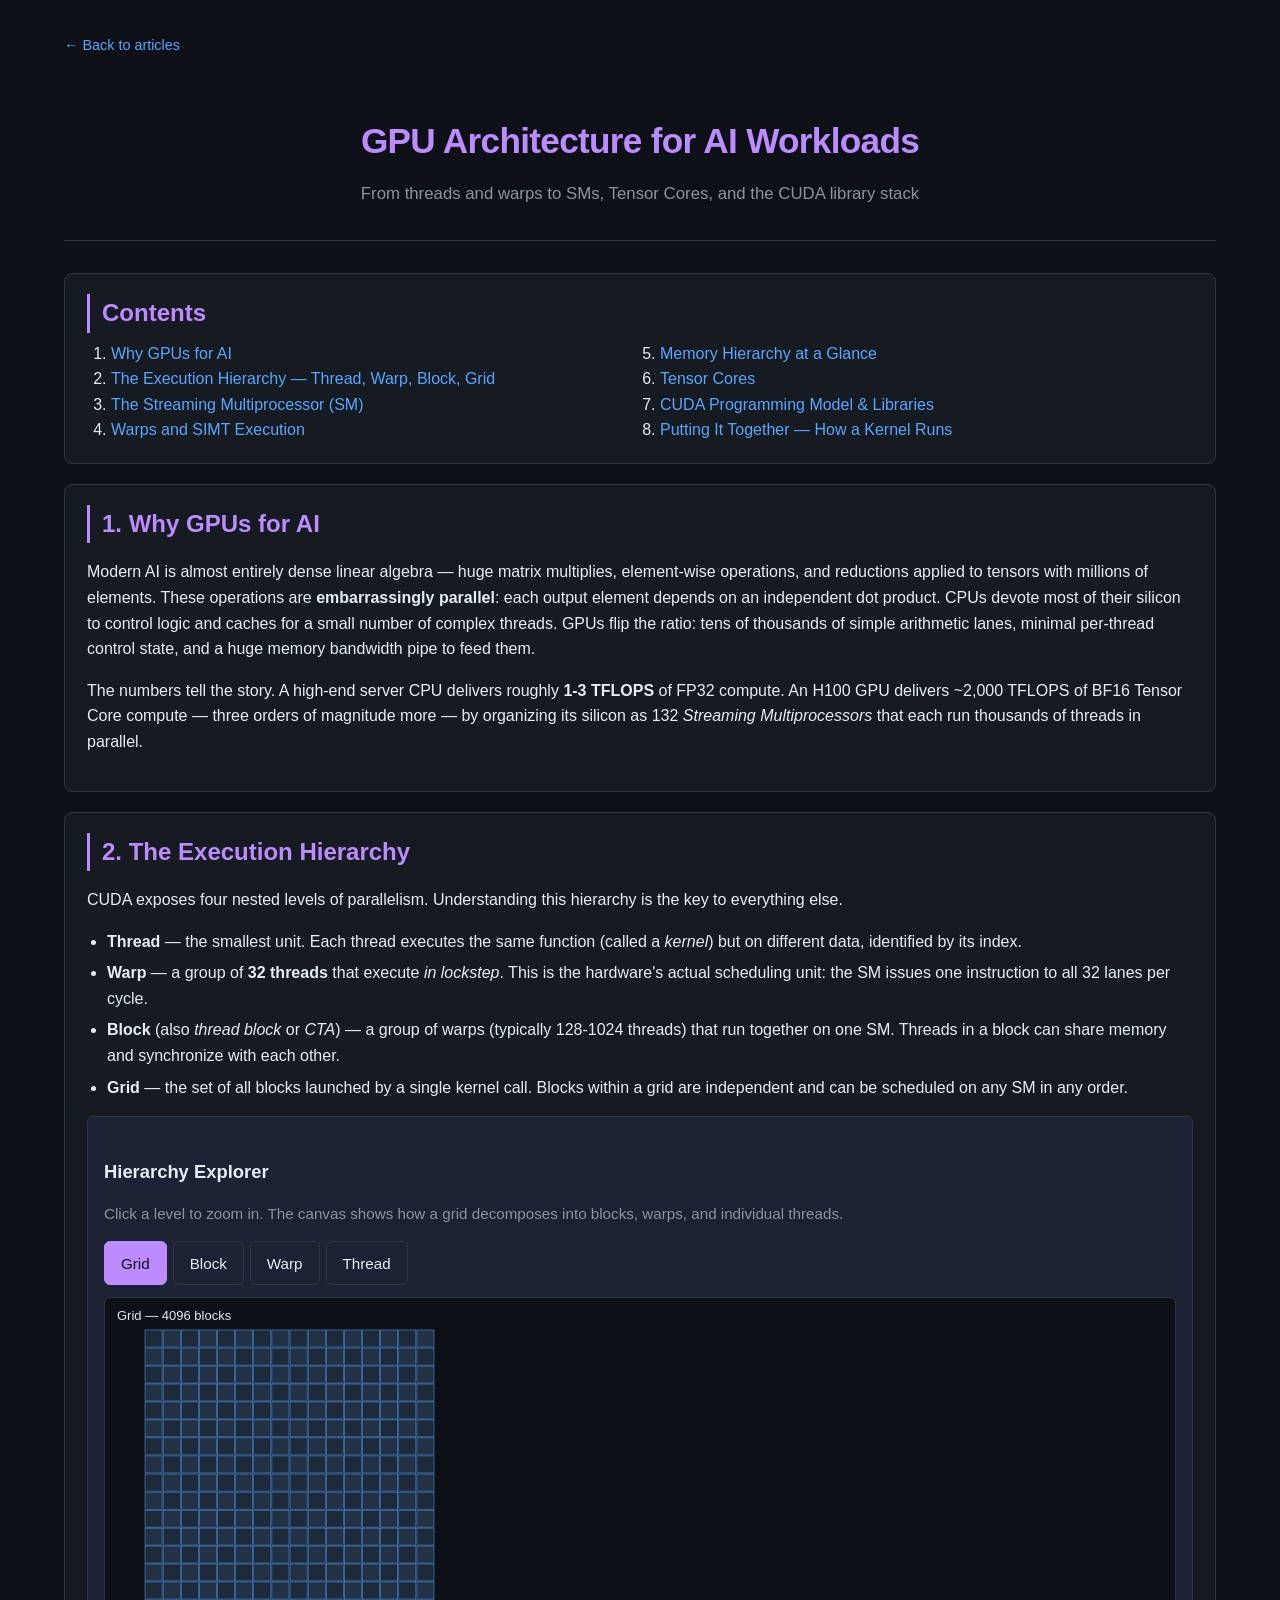
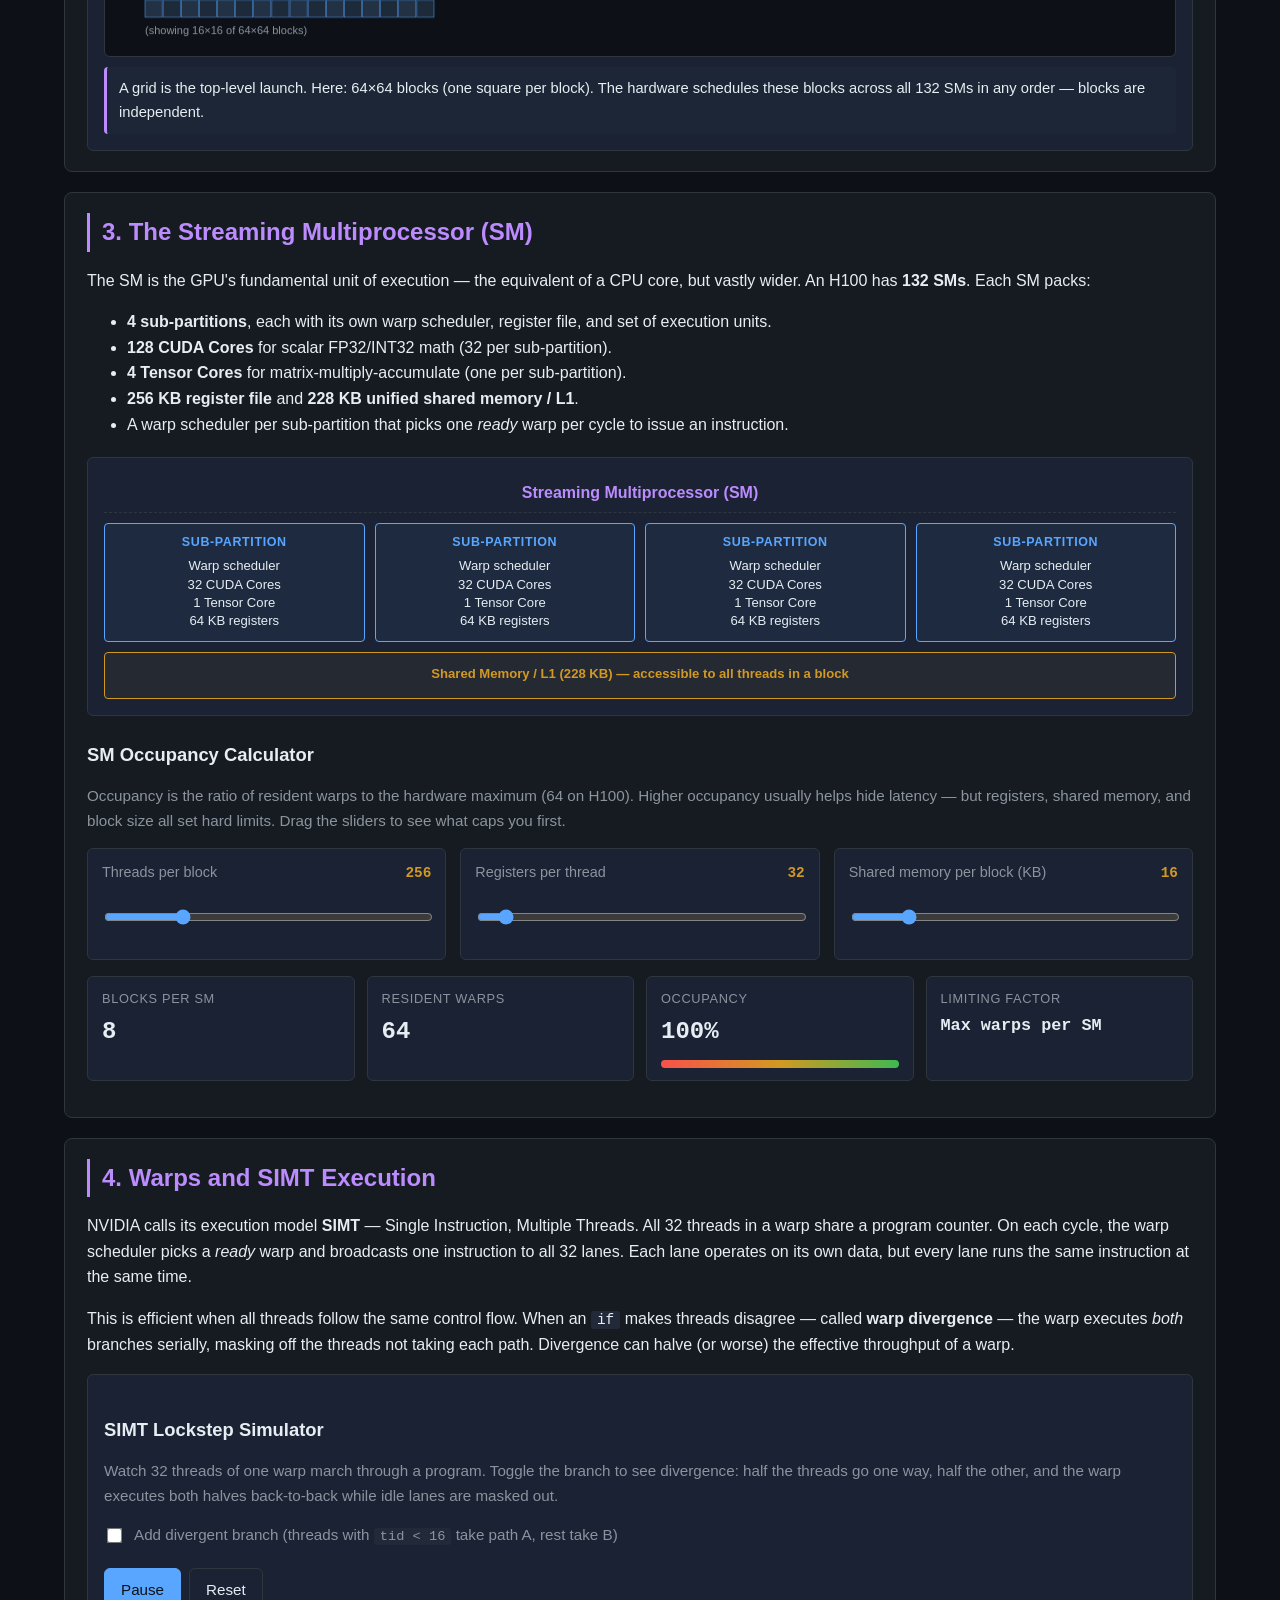
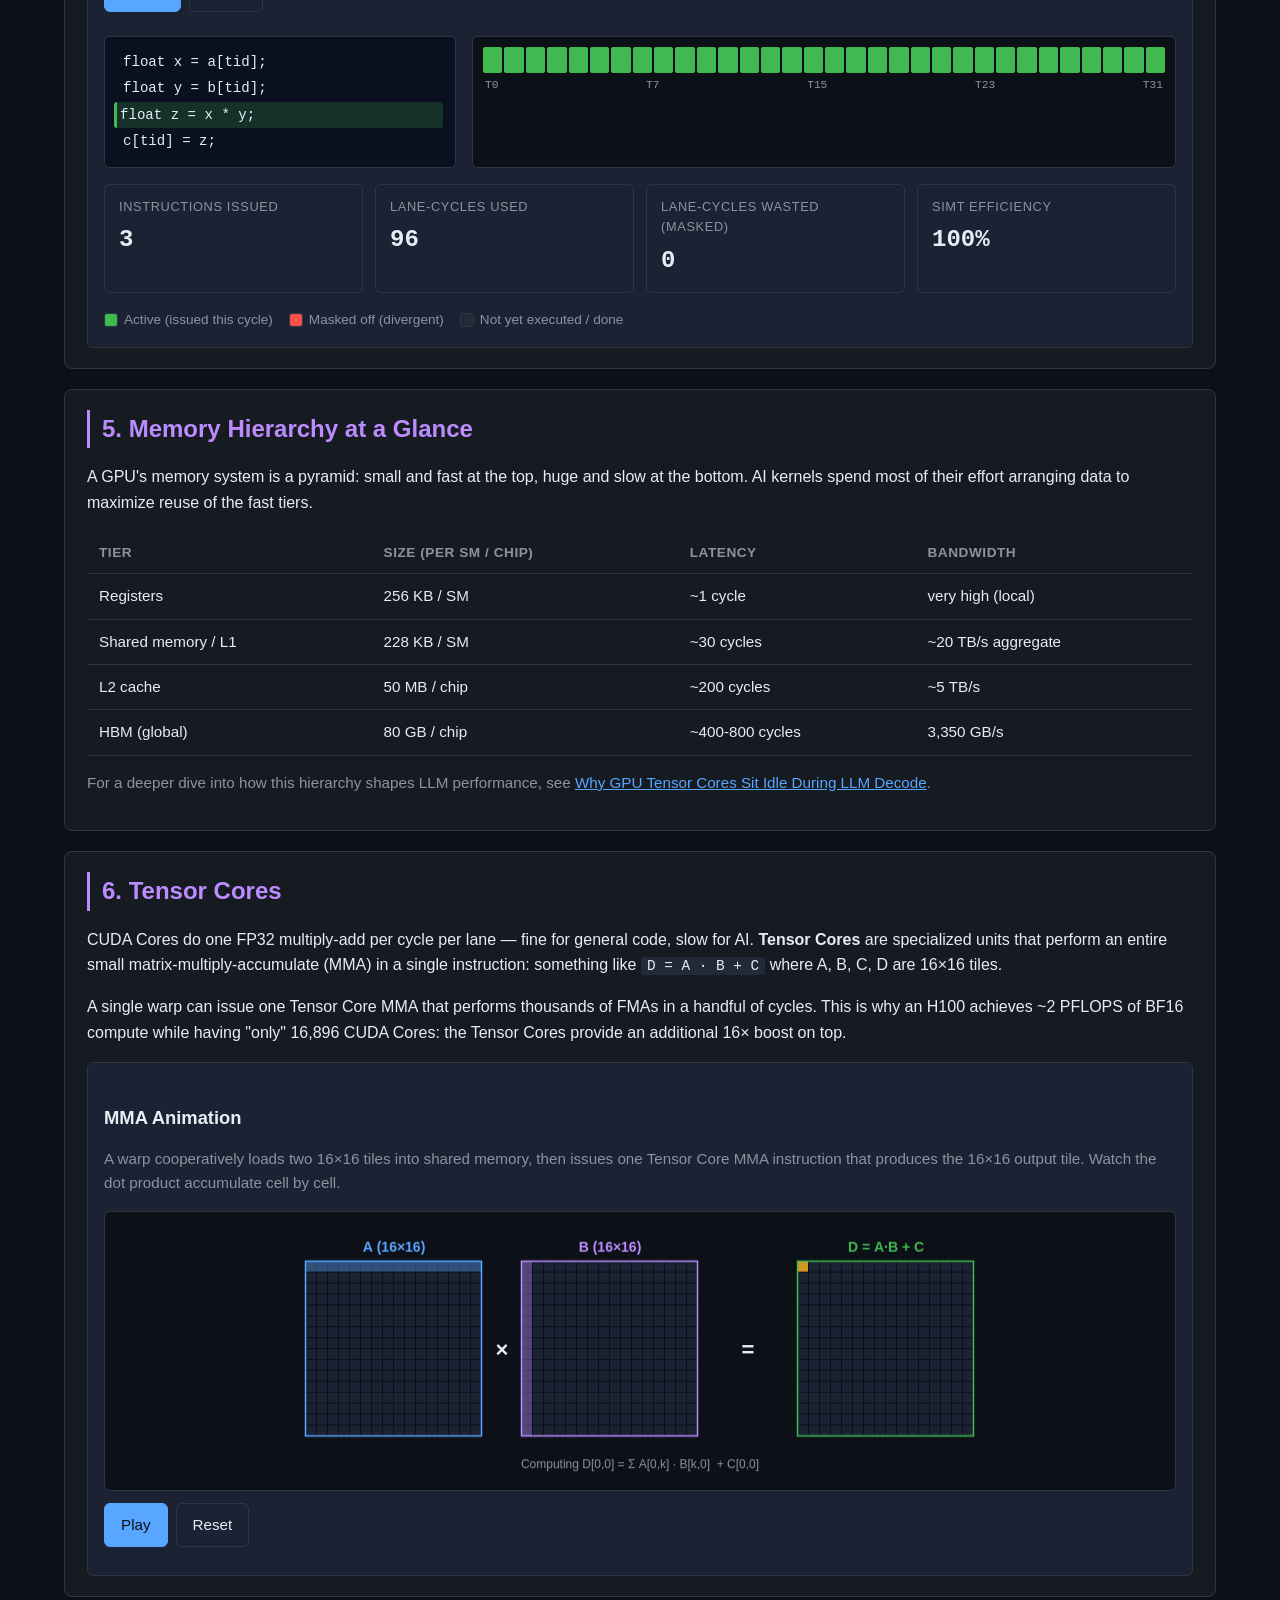
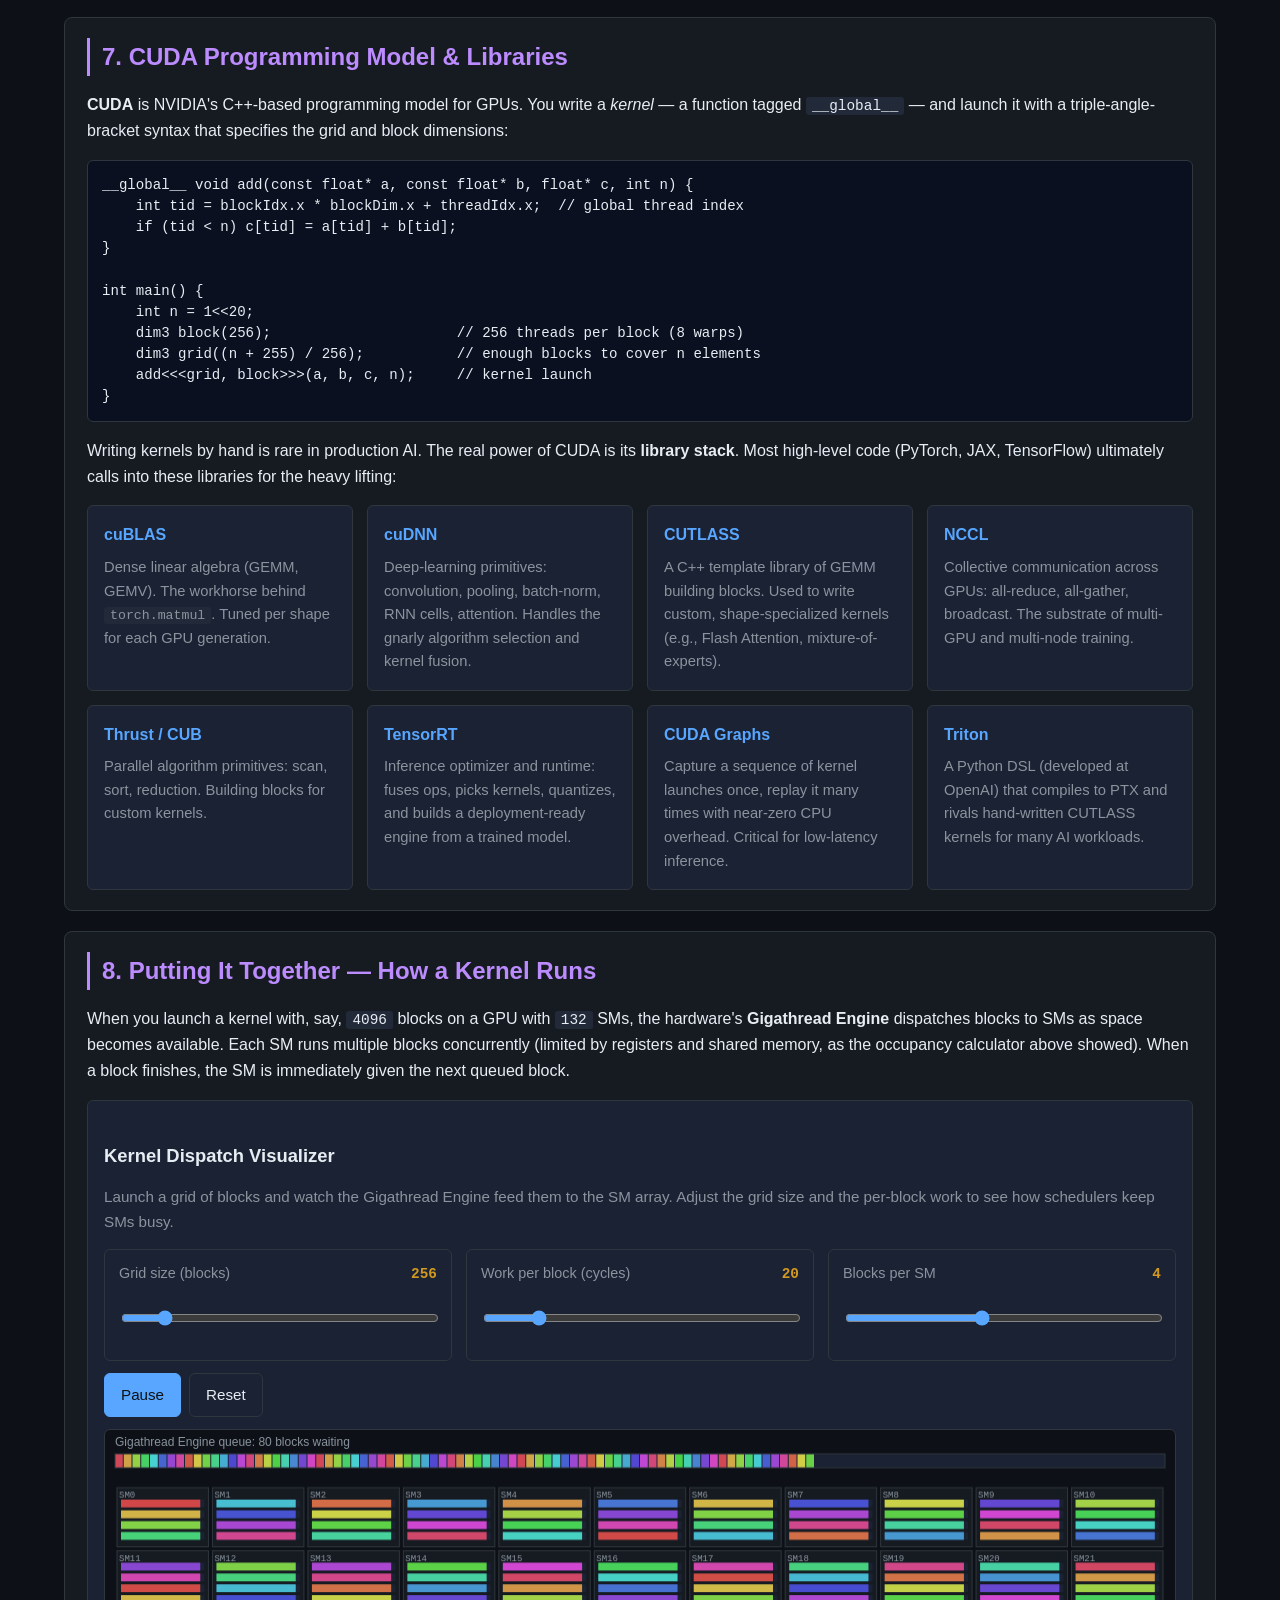
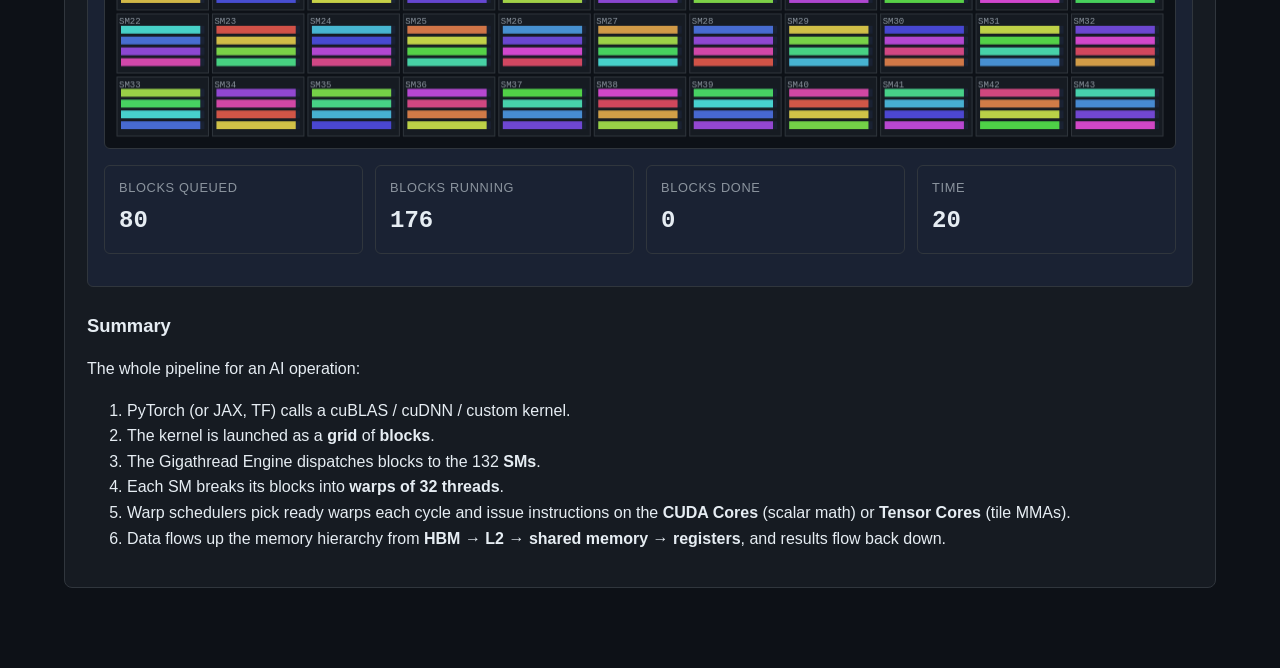
<file: gpu-architecture-for-ai/index.html>
<!DOCTYPE html>
<html lang="en">
<head>
<meta charset="UTF-8">
<meta name="viewport" content="width=device-width, initial-scale=1.0">
<title>GPU Architecture for AI Workloads</title>
<link rel="stylesheet" href="style.css">
</head>
<body>
<div class="container">

  <a class="nav-back" href="../">← Back to articles</a>

  <header class="page-header">
    <h1>GPU Architecture for AI Workloads</h1>
    <p class="subtitle">From threads and warps to SMs, Tensor Cores, and the CUDA library stack</p>
  </header>

  <nav id="toc" class="card">
    <h2 class="toc-title">Contents</h2>
    <ol>
      <li><a href="#why-gpus">Why GPUs for AI</a></li>
      <li><a href="#hierarchy">The Execution Hierarchy &mdash; Thread, Warp, Block, Grid</a></li>
      <li><a href="#sm">The Streaming Multiprocessor (SM)</a></li>
      <li><a href="#simt">Warps and SIMT Execution</a></li>
      <li><a href="#memory">Memory Hierarchy at a Glance</a></li>
      <li><a href="#tensor-cores">Tensor Cores</a></li>
      <li><a href="#cuda">CUDA Programming Model &amp; Libraries</a></li>
      <li><a href="#dispatch">Putting It Together &mdash; How a Kernel Runs</a></li>
    </ol>
  </nav>

  <!-- ==================== WHY GPUs ==================== -->
  <section id="why-gpus" class="card">
    <h2>1. Why GPUs for AI</h2>
    <p>
      Modern AI is almost entirely dense linear algebra &mdash; huge matrix multiplies, element-wise
      operations, and reductions applied to tensors with millions of elements. These operations are
      <strong>embarrassingly parallel</strong>: each output element depends on an independent
      dot product. CPUs devote most of their silicon to control logic and caches for a small number
      of complex threads. GPUs flip the ratio: tens of thousands of simple arithmetic lanes, minimal
      per-thread control state, and a huge memory bandwidth pipe to feed them.
    </p>
    <p>
      The numbers tell the story. A high-end server CPU delivers roughly <strong>1-3 TFLOPS</strong>
      of FP32 compute. An H100 GPU delivers ~2,000 TFLOPS of BF16 Tensor Core compute &mdash; three
      orders of magnitude more &mdash; by organizing its silicon as 132 <em>Streaming Multiprocessors</em>
      that each run thousands of threads in parallel.
    </p>
  </section>

  <!-- ==================== HIERARCHY ==================== -->
  <section id="hierarchy" class="card">
    <h2>2. The Execution Hierarchy</h2>
    <p>
      CUDA exposes four nested levels of parallelism. Understanding this hierarchy is the key to
      everything else.
    </p>
    <ul class="def-list">
      <li><strong>Thread</strong> &mdash; the smallest unit. Each thread executes the same function
        (called a <em>kernel</em>) but on different data, identified by its index.</li>
      <li><strong>Warp</strong> &mdash; a group of <strong>32 threads</strong> that execute
        <em>in lockstep</em>. This is the hardware's actual scheduling unit: the SM issues one
        instruction to all 32 lanes per cycle.</li>
      <li><strong>Block</strong> (also <em>thread block</em> or <em>CTA</em>) &mdash; a group
        of warps (typically 128-1024 threads) that run together on one SM. Threads in a block
        can share memory and synchronize with each other.</li>
      <li><strong>Grid</strong> &mdash; the set of all blocks launched by a single kernel call.
        Blocks within a grid are independent and can be scheduled on any SM in any order.</li>
    </ul>

    <div class="interactive-wrap">
      <h3>Hierarchy Explorer</h3>
      <p class="hint">Click a level to zoom in. The canvas shows how a grid decomposes into blocks,
      warps, and individual threads.</p>
      <div class="hierarchy-controls">
        <button data-level="grid" class="primary">Grid</button>
        <button data-level="block">Block</button>
        <button data-level="warp">Warp</button>
        <button data-level="thread">Thread</button>
      </div>
      <canvas id="hierarchyCanvas" width="900" height="360"></canvas>
      <div class="hierarchy-info" id="hierarchyInfo"></div>
    </div>
  </section>

  <!-- ==================== SM ==================== -->
  <section id="sm" class="card">
    <h2>3. The Streaming Multiprocessor (SM)</h2>
    <p>
      The SM is the GPU's fundamental unit of execution &mdash; the equivalent of a CPU core, but
      vastly wider. An H100 has <strong>132 SMs</strong>. Each SM packs:
    </p>
    <ul>
      <li><strong>4 sub-partitions</strong>, each with its own warp scheduler, register file, and
        set of execution units.</li>
      <li><strong>128 CUDA Cores</strong> for scalar FP32/INT32 math (32 per sub-partition).</li>
      <li><strong>4 Tensor Cores</strong> for matrix-multiply-accumulate (one per sub-partition).</li>
      <li><strong>256 KB register file</strong> and <strong>228 KB unified shared memory / L1</strong>.</li>
      <li>A warp scheduler per sub-partition that picks one <em>ready</em> warp per cycle to issue
        an instruction.</li>
    </ul>

    <div class="sm-diagram" aria-label="Simplified Streaming Multiprocessor diagram">
      <div class="sp sp0"></div>
      <div class="sp sp1"></div>
      <div class="sp sp2"></div>
      <div class="sp sp3"></div>
      <div class="smem"></div>
    </div>

    <h3>SM Occupancy Calculator</h3>
    <p class="hint">Occupancy is the ratio of resident warps to the hardware maximum (64 on H100).
    Higher occupancy usually helps hide latency &mdash; but registers, shared memory, and block size
    all set hard limits. Drag the sliders to see what caps you first.</p>
    <div class="controls">
      <div class="control">
        <label>Threads per block <span class="val" id="valTpb">256</span></label>
        <input type="range" id="tpb" min="32" max="1024" step="32" value="256">
      </div>
      <div class="control">
        <label>Registers per thread <span class="val" id="valRpt">32</span></label>
        <input type="range" id="rpt" min="16" max="255" value="32">
      </div>
      <div class="control">
        <label>Shared memory per block (KB) <span class="val" id="valSmem">16</span></label>
        <input type="range" id="smem" min="0" max="100" value="16">
      </div>
    </div>

    <div class="metrics">
      <div class="metric">
        <div class="label">Blocks per SM</div>
        <div class="value" id="mBlocks">8</div>
      </div>
      <div class="metric">
        <div class="label">Resident warps</div>
        <div class="value" id="mResWarps">64</div>
      </div>
      <div class="metric">
        <div class="label">Occupancy</div>
        <div class="value" id="mOcc">100%</div>
        <div class="util-wrapper"><div class="util-bar"><div class="util-fill" id="occFill"></div></div></div>
      </div>
      <div class="metric">
        <div class="label">Limiting factor</div>
        <div class="value" id="mLimit" style="font-size:1.05rem">&mdash;</div>
      </div>
    </div>
  </section>

  <!-- ==================== SIMT ==================== -->
  <section id="simt" class="card">
    <h2>4. Warps and SIMT Execution</h2>
    <p>
      NVIDIA calls its execution model <strong>SIMT</strong> &mdash; Single Instruction, Multiple
      Threads. All 32 threads in a warp share a program counter. On each cycle, the warp scheduler
      picks a <em>ready</em> warp and broadcasts one instruction to all 32 lanes. Each lane operates
      on its own data, but every lane runs the same instruction at the same time.
    </p>
    <p>
      This is efficient when all threads follow the same control flow. When an <code>if</code>
      makes threads disagree &mdash; called <strong>warp divergence</strong> &mdash; the warp executes
      <em>both</em> branches serially, masking off the threads not taking each path. Divergence can
      halve (or worse) the effective throughput of a warp.
    </p>

    <div class="interactive-wrap">
      <h3>SIMT Lockstep Simulator</h3>
      <p class="hint">Watch 32 threads of one warp march through a program. Toggle the branch to see
      divergence: half the threads go one way, half the other, and the warp executes both halves
      back-to-back while idle lanes are masked out.</p>

      <div class="simt-controls">
        <label class="switch">
          <input type="checkbox" id="branchOn">
          <span>Add divergent branch (threads with <code>tid &lt; 16</code> take path A, rest take B)</span>
        </label>
        <div class="btn-row">
          <button class="primary" id="simtPlay">Pause</button>
          <button id="simtReset">Reset</button>
        </div>
      </div>

      <div class="simt-wrap">
        <div class="simt-code" id="simtCode"></div>
        <div class="simt-lanes-wrap">
          <div class="simt-lanes" id="simtLanes"></div>
          <div class="simt-labels">
            <span>T0</span><span>T7</span><span>T15</span><span>T23</span><span>T31</span>
          </div>
        </div>
      </div>

      <div class="metrics">
        <div class="metric">
          <div class="label">Instructions issued</div>
          <div class="value" id="simtIssued">0</div>
        </div>
        <div class="metric">
          <div class="label">Lane-cycles used</div>
          <div class="value" id="simtUsed">0</div>
        </div>
        <div class="metric">
          <div class="label">Lane-cycles wasted (masked)</div>
          <div class="value" id="simtWasted">0</div>
        </div>
        <div class="metric">
          <div class="label">SIMT efficiency</div>
          <div class="value" id="simtEff">100%</div>
        </div>
      </div>

      <div class="legend">
        <div class="legend-item"><div class="legend-swatch" style="background:var(--green)"></div>Active (issued this cycle)</div>
        <div class="legend-item"><div class="legend-swatch" style="background:var(--red)"></div>Masked off (divergent)</div>
        <div class="legend-item"><div class="legend-swatch" style="background:#222a3a"></div>Not yet executed / done</div>
      </div>
    </div>
  </section>

  <!-- ==================== MEMORY ==================== -->
  <section id="memory" class="card">
    <h2>5. Memory Hierarchy at a Glance</h2>
    <p>
      A GPU's memory system is a pyramid: small and fast at the top, huge and slow at the bottom.
      AI kernels spend most of their effort arranging data to maximize reuse of the fast tiers.
    </p>
    <table class="mem-table">
      <thead>
        <tr><th>Tier</th><th>Size (per SM / chip)</th><th>Latency</th><th>Bandwidth</th></tr>
      </thead>
      <tbody>
        <tr><td>Registers</td><td>256 KB / SM</td><td>~1 cycle</td><td>very high (local)</td></tr>
        <tr><td>Shared memory / L1</td><td>228 KB / SM</td><td>~30 cycles</td><td>~20 TB/s aggregate</td></tr>
        <tr><td>L2 cache</td><td>50 MB / chip</td><td>~200 cycles</td><td>~5 TB/s</td></tr>
        <tr><td>HBM (global)</td><td>80 GB / chip</td><td>~400-800 cycles</td><td>3,350 GB/s</td></tr>
      </tbody>
    </table>
    <p class="hint">
      For a deeper dive into how this hierarchy shapes LLM performance, see
      <a href="../gpu-decode-latency/">Why GPU Tensor Cores Sit Idle During LLM Decode</a>.
    </p>
  </section>

  <!-- ==================== TENSOR CORES ==================== -->
  <section id="tensor-cores" class="card">
    <h2>6. Tensor Cores</h2>
    <p>
      CUDA Cores do one FP32 multiply-add per cycle per lane &mdash; fine for general code, slow for
      AI. <strong>Tensor Cores</strong> are specialized units that perform an entire small
      matrix-multiply-accumulate (MMA) in a single instruction: something like
      <code>D = A · B + C</code> where A, B, C, D are 16×16 tiles.
    </p>
    <p>
      A single warp can issue one Tensor Core MMA that performs thousands of FMAs in a handful of
      cycles. This is why an H100 achieves ~2 PFLOPS of BF16 compute while having "only" 16,896
      CUDA Cores: the Tensor Cores provide an additional 16× boost on top.
    </p>
    <div class="interactive-wrap">
      <h3>MMA Animation</h3>
      <p class="hint">A warp cooperatively loads two 16×16 tiles into shared memory, then issues
      one Tensor Core MMA instruction that produces the 16×16 output tile. Watch the dot product
      accumulate cell by cell.</p>
      <canvas id="tcCanvas" width="760" height="280"></canvas>
      <div class="btn-row">
        <button class="primary" id="tcPlay">Play</button>
        <button id="tcReset">Reset</button>
      </div>
    </div>
  </section>

  <!-- ==================== CUDA ==================== -->
  <section id="cuda" class="card">
    <h2>7. CUDA Programming Model &amp; Libraries</h2>
    <p>
      <strong>CUDA</strong> is NVIDIA's C++-based programming model for GPUs. You write a
      <em>kernel</em> &mdash; a function tagged <code>__global__</code> &mdash; and launch it with
      a triple-angle-bracket syntax that specifies the grid and block dimensions:
    </p>
<pre><code>__global__ void add(const float* a, const float* b, float* c, int n) {
    int tid = blockIdx.x * blockDim.x + threadIdx.x;  // global thread index
    if (tid &lt; n) c[tid] = a[tid] + b[tid];
}

int main() {
    int n = 1&lt;&lt;20;
    dim3 block(256);                      // 256 threads per block (8 warps)
    dim3 grid((n + 255) / 256);           // enough blocks to cover n elements
    add&lt;&lt;&lt;grid, block&gt;&gt;&gt;(a, b, c, n);     // kernel launch
}</code></pre>
    <p>
      Writing kernels by hand is rare in production AI. The real power of CUDA is its
      <strong>library stack</strong>. Most high-level code (PyTorch, JAX, TensorFlow) ultimately
      calls into these libraries for the heavy lifting:
    </p>
    <div class="solutions-grid">
      <div class="solution-card">
        <h4>cuBLAS</h4>
        <p>Dense linear algebra (GEMM, GEMV). The workhorse behind <code>torch.matmul</code>. Tuned per shape for each GPU generation.</p>
      </div>
      <div class="solution-card">
        <h4>cuDNN</h4>
        <p>Deep-learning primitives: convolution, pooling, batch-norm, RNN cells, attention. Handles the gnarly algorithm selection and kernel fusion.</p>
      </div>
      <div class="solution-card">
        <h4>CUTLASS</h4>
        <p>A C++ template library of GEMM building blocks. Used to write custom, shape-specialized kernels (e.g., Flash Attention, mixture-of-experts).</p>
      </div>
      <div class="solution-card">
        <h4>NCCL</h4>
        <p>Collective communication across GPUs: all-reduce, all-gather, broadcast. The substrate of multi-GPU and multi-node training.</p>
      </div>
      <div class="solution-card">
        <h4>Thrust / CUB</h4>
        <p>Parallel algorithm primitives: scan, sort, reduction. Building blocks for custom kernels.</p>
      </div>
      <div class="solution-card">
        <h4>TensorRT</h4>
        <p>Inference optimizer and runtime: fuses ops, picks kernels, quantizes, and builds a deployment-ready engine from a trained model.</p>
      </div>
      <div class="solution-card">
        <h4>CUDA Graphs</h4>
        <p>Capture a sequence of kernel launches once, replay it many times with near-zero CPU overhead. Critical for low-latency inference.</p>
      </div>
      <div class="solution-card">
        <h4>Triton</h4>
        <p>A Python DSL (developed at OpenAI) that compiles to PTX and rivals hand-written CUTLASS kernels for many AI workloads.</p>
      </div>
    </div>
  </section>

  <!-- ==================== DISPATCH ==================== -->
  <section id="dispatch" class="card">
    <h2>8. Putting It Together &mdash; How a Kernel Runs</h2>
    <p>
      When you launch a kernel with, say, <code>4096</code> blocks on a GPU with <code>132</code>
      SMs, the hardware's <strong>Gigathread Engine</strong> dispatches blocks to SMs as space
      becomes available. Each SM runs multiple blocks concurrently (limited by registers and shared
      memory, as the occupancy calculator above showed). When a block finishes, the SM is immediately
      given the next queued block.
    </p>

    <div class="interactive-wrap">
      <h3>Kernel Dispatch Visualizer</h3>
      <p class="hint">Launch a grid of blocks and watch the Gigathread Engine feed them to the
      SM array. Adjust the grid size and the per-block work to see how schedulers keep SMs busy.</p>
      <div class="controls">
        <div class="control">
          <label>Grid size (blocks) <span class="val" id="valGrid">256</span></label>
          <input type="range" id="gridSize" min="16" max="2048" step="16" value="256">
        </div>
        <div class="control">
          <label>Work per block (cycles) <span class="val" id="valWork">20</span></label>
          <input type="range" id="workPerBlock" min="5" max="100" value="20">
        </div>
        <div class="control">
          <label>Blocks per SM <span class="val" id="valBps">4</span></label>
          <input type="range" id="bps" min="1" max="8" value="4">
        </div>
      </div>
      <div class="btn-row">
        <button class="primary" id="dispatchPlay">Pause</button>
        <button id="dispatchReset">Reset</button>
      </div>
      <canvas id="dispatchCanvas" width="900" height="320"></canvas>
      <div class="metrics">
        <div class="metric">
          <div class="label">Blocks queued</div>
          <div class="value" id="dQueued">0</div>
        </div>
        <div class="metric">
          <div class="label">Blocks running</div>
          <div class="value" id="dRunning">0</div>
        </div>
        <div class="metric">
          <div class="label">Blocks done</div>
          <div class="value" id="dDone">0</div>
        </div>
        <div class="metric">
          <div class="label">Time</div>
          <div class="value" id="dTime">0</div>
        </div>
      </div>
    </div>

    <h3>Summary</h3>
    <p>The whole pipeline for an AI operation:</p>
    <ol>
      <li>PyTorch (or JAX, TF) calls a cuBLAS / cuDNN / custom kernel.</li>
      <li>The kernel is launched as a <strong>grid</strong> of <strong>blocks</strong>.</li>
      <li>The Gigathread Engine dispatches blocks to the 132 <strong>SMs</strong>.</li>
      <li>Each SM breaks its blocks into <strong>warps of 32 threads</strong>.</li>
      <li>Warp schedulers pick ready warps each cycle and issue instructions on the
        <strong>CUDA Cores</strong> (scalar math) or <strong>Tensor Cores</strong> (tile MMAs).</li>
      <li>Data flows up the memory hierarchy from <strong>HBM → L2 → shared memory → registers</strong>,
        and results flow back down.</li>
    </ol>
  </section>

</div>
<script src="script.js"></script>
</body>
</html>
</file>
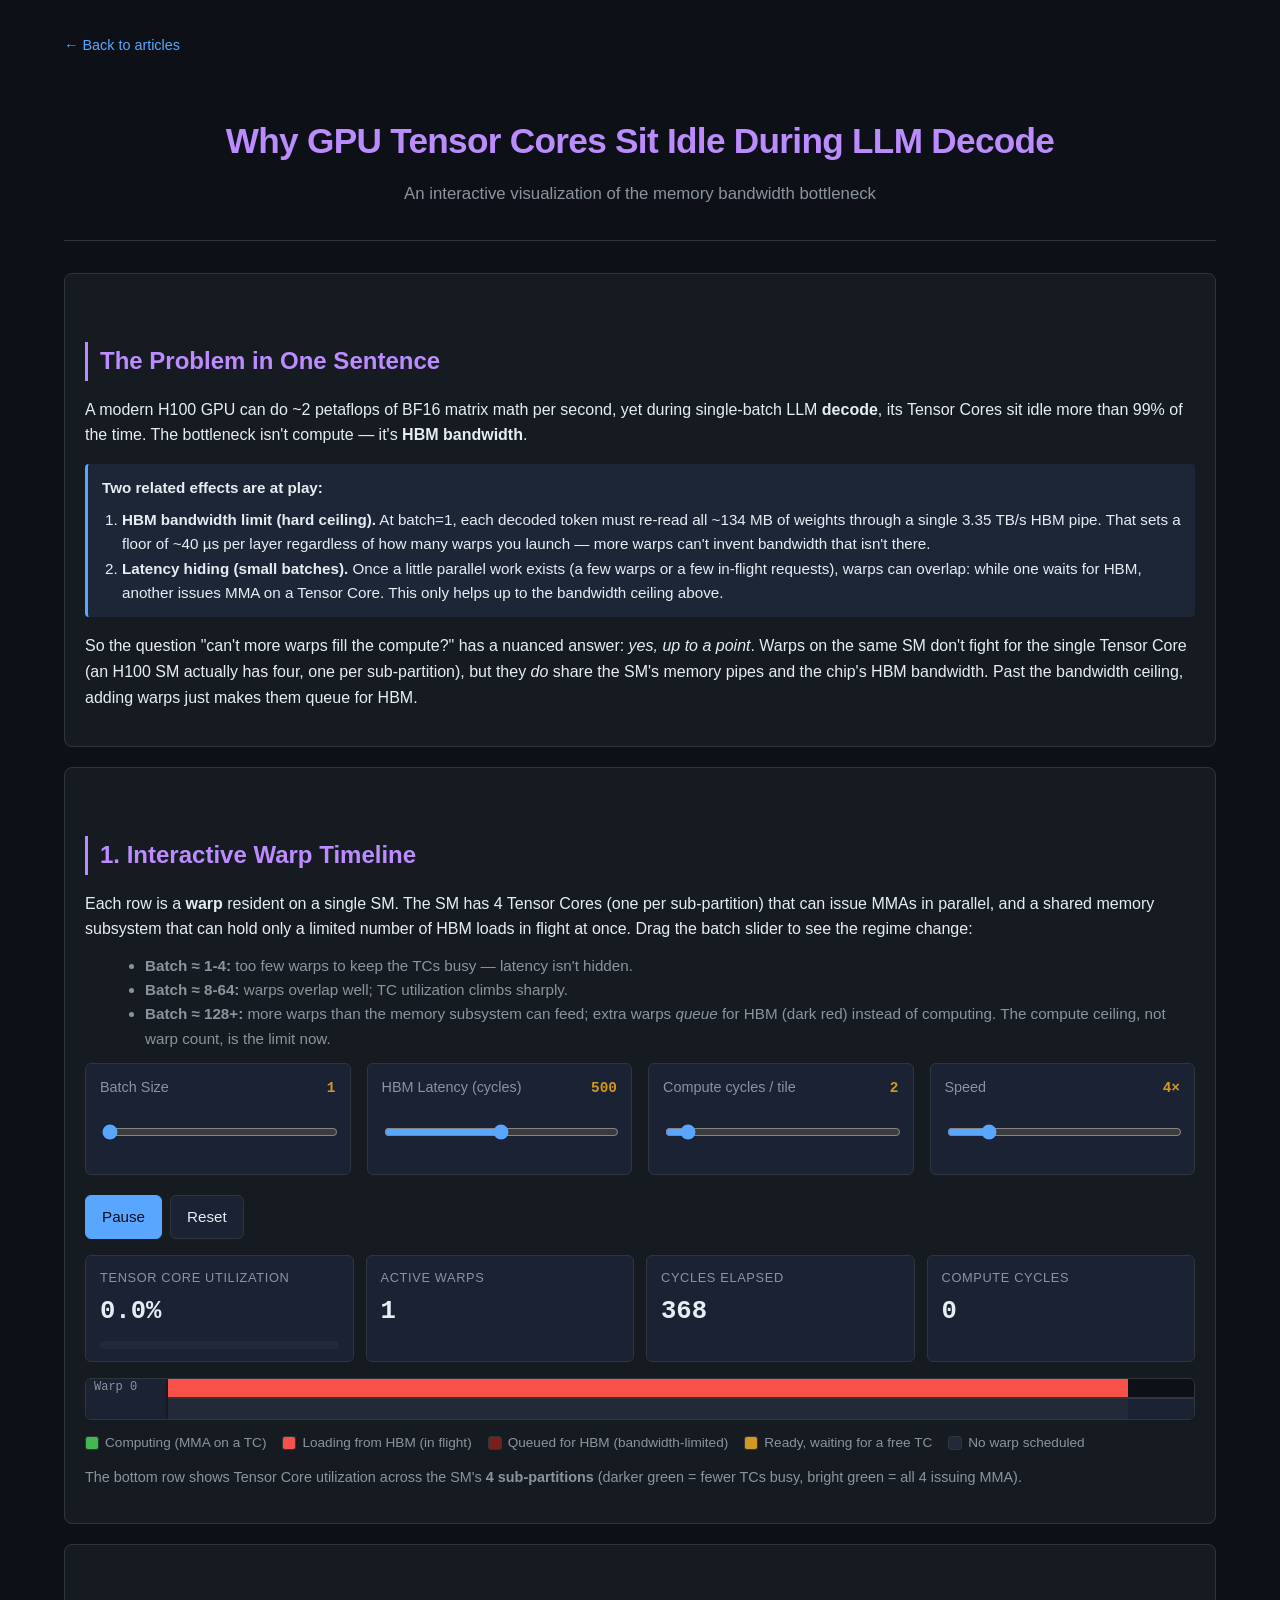
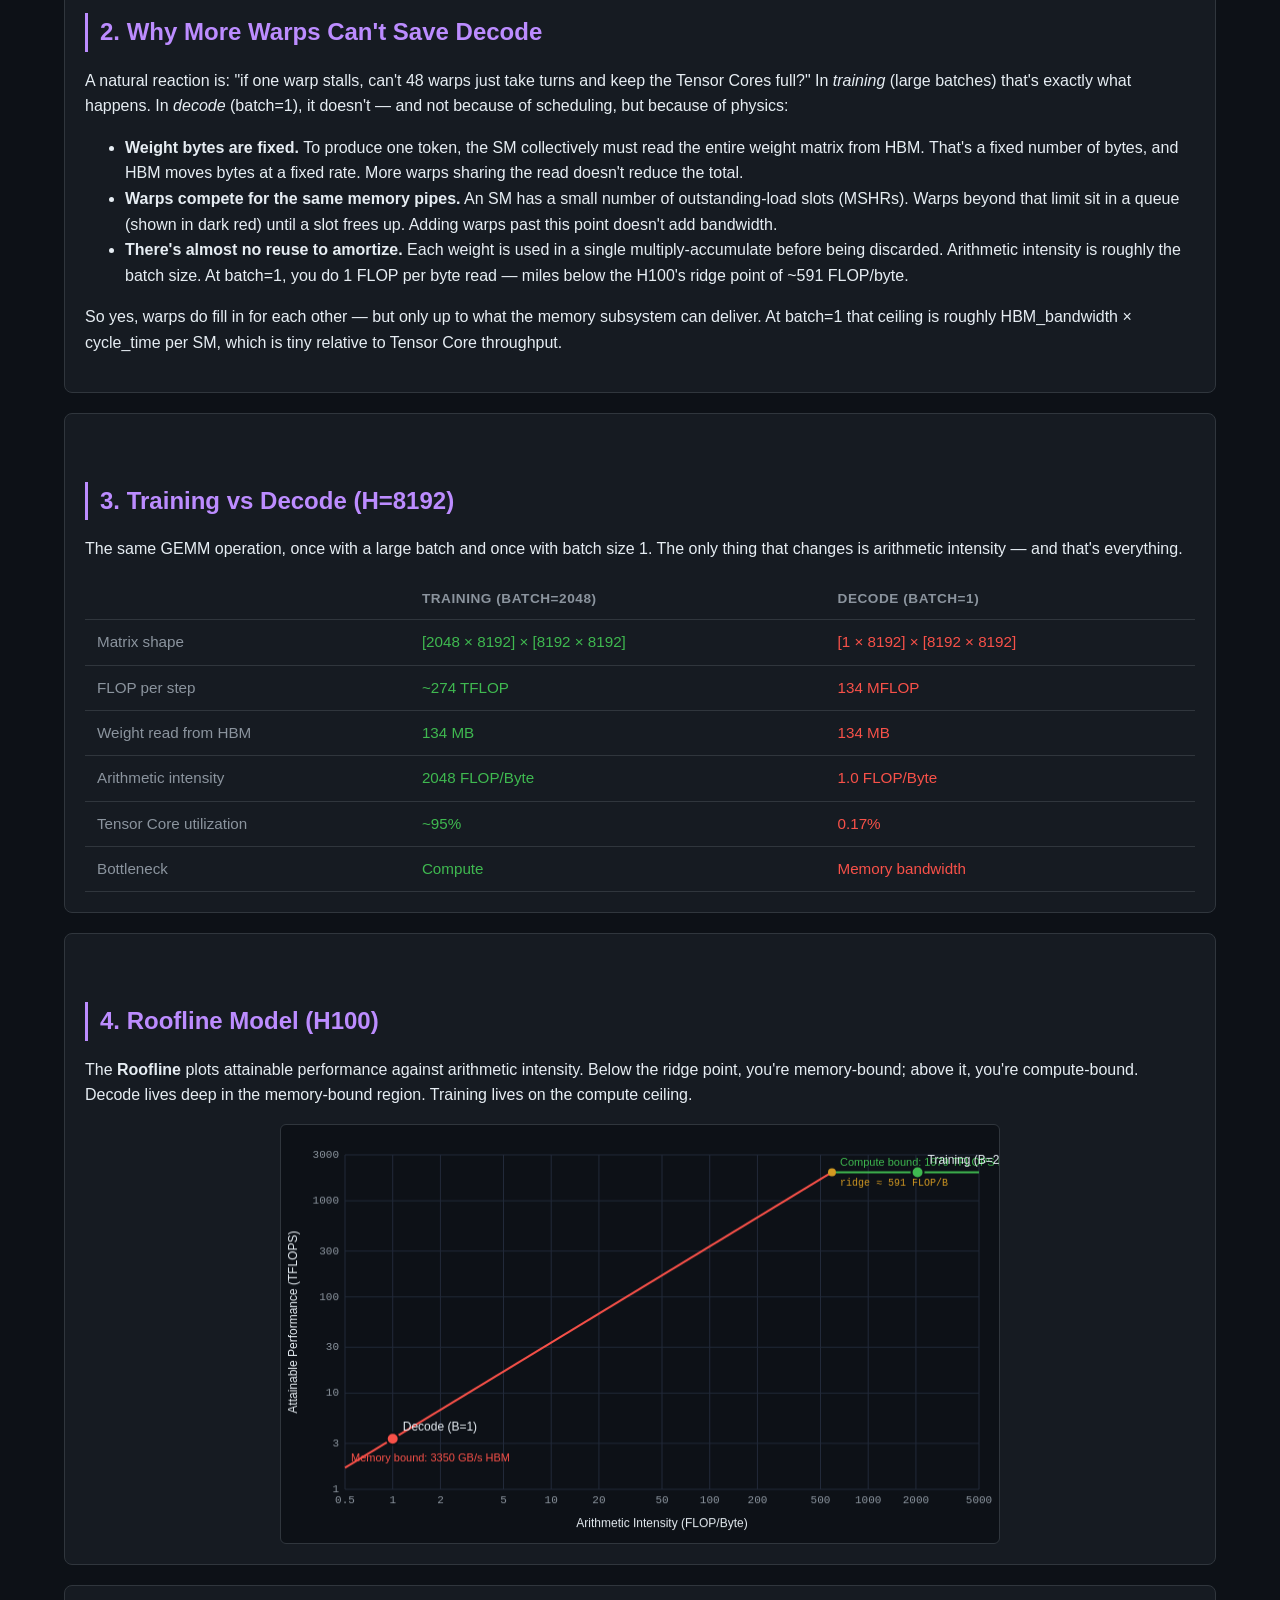
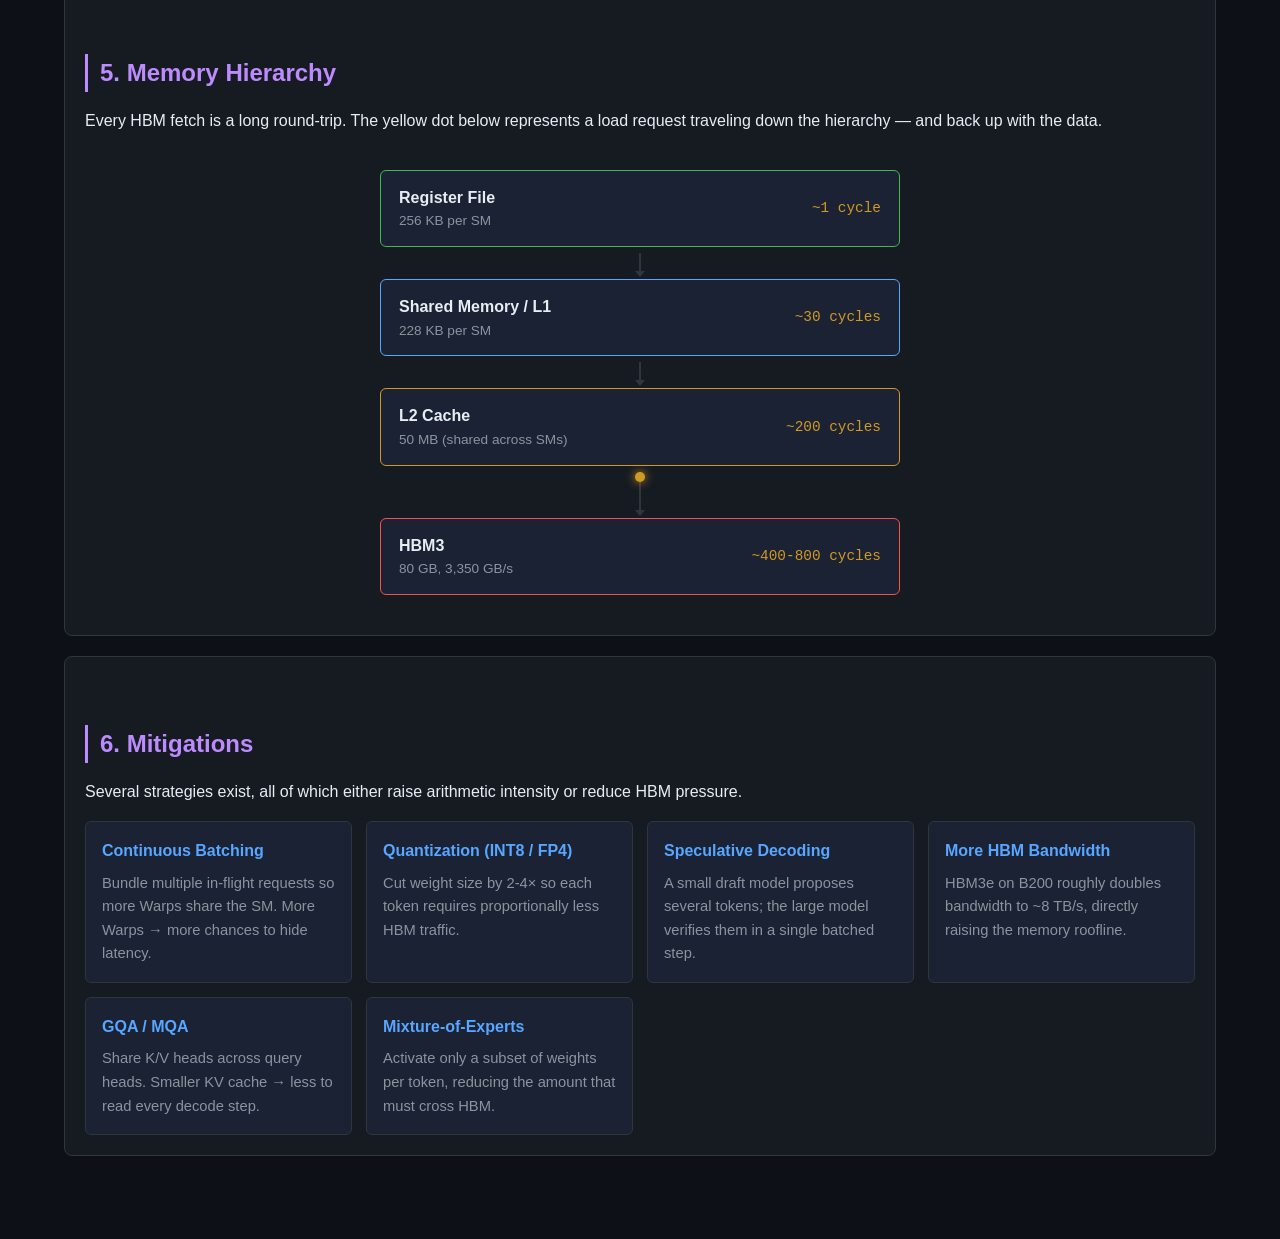
<file: gpu-decode-latency/index.html>
<!DOCTYPE html>
<html lang="en">
<head>
<meta charset="UTF-8">
<meta name="viewport" content="width=device-width, initial-scale=1.0">
<title>Why GPU Tensor Cores Sit Idle During LLM Decode</title>
<link rel="stylesheet" href="style.css">
</head>
<body>
<div class="container">

  <a class="nav-back" href="../">← Back to articles</a>

  <header class="page-header">
    <h1>Why GPU Tensor Cores Sit Idle During LLM Decode</h1>
    <p class="subtitle">An interactive visualization of the memory bandwidth bottleneck</p>
  </header>

  <!-- ==================== INTRO ==================== -->
  <section class="card">
    <h2>The Problem in One Sentence</h2>
    <p>
      A modern H100 GPU can do ~2 petaflops of BF16 matrix math per second, yet during
      single-batch LLM <strong>decode</strong>, its Tensor Cores sit idle more than 99% of the
      time. The bottleneck isn't compute &mdash; it's <strong>HBM bandwidth</strong>.
    </p>
    <div class="callout">
      <strong>Two related effects are at play:</strong>
      <ol style="margin:8px 0 0 20px; padding:0">
        <li><strong>HBM bandwidth limit (hard ceiling).</strong> At batch=1, each decoded token must re-read all ~134 MB of weights through a single 3.35 TB/s HBM pipe. That sets a floor of ~40 µs per layer regardless of how many warps you launch — more warps can't invent bandwidth that isn't there.</li>
        <li><strong>Latency hiding (small batches).</strong> Once a little parallel work exists (a few warps or a few in-flight requests), warps can overlap: while one waits for HBM, another issues MMA on a Tensor Core. This only helps up to the bandwidth ceiling above.</li>
      </ol>
    </div>
    <p>
      So the question "can't more warps fill the compute?" has a nuanced answer: <em>yes, up
      to a point</em>. Warps on the same SM don't fight for the single Tensor Core (an H100 SM
      actually has four, one per sub-partition), but they <em>do</em> share the SM's memory
      pipes and the chip's HBM bandwidth. Past the bandwidth ceiling, adding warps just makes
      them queue for HBM.
    </p>
  </section>

  <!-- ==================== SIMULATION ==================== -->
  <section class="card">
    <h2>1. Interactive Warp Timeline</h2>
    <p>
      Each row is a <strong>warp</strong> resident on a single SM. The SM has 4 Tensor Cores
      (one per sub-partition) that can issue MMAs in parallel, and a shared memory subsystem
      that can hold only a limited number of HBM loads in flight at once. Drag the batch
      slider to see the regime change:
    </p>
    <ul style="margin:-4px 0 12px 20px; color:var(--text-dim); font-size:0.95rem">
      <li><strong>Batch ≈ 1-4:</strong> too few warps to keep the TCs busy &mdash; latency isn't hidden.</li>
      <li><strong>Batch ≈ 8-64:</strong> warps overlap well; TC utilization climbs sharply.</li>
      <li><strong>Batch ≈ 128+:</strong> more warps than the memory subsystem can feed; extra warps <em>queue</em> for HBM (dark red) instead of computing. The compute ceiling, not warp count, is the limit now.</li>
    </ul>

    <div class="controls">
      <div class="control">
        <label>Batch Size <span class="val" id="valBatch">1</span></label>
        <input type="range" id="batch" min="1" max="2048" value="1">
      </div>
      <div class="control">
        <label>HBM Latency (cycles) <span class="val" id="valHBM">500</span></label>
        <input type="range" id="hbm" min="200" max="800" value="500">
      </div>
      <div class="control">
        <label>Compute cycles / tile <span class="val" id="valCompute">2</span></label>
        <input type="range" id="compute" min="1" max="16" value="2">
      </div>
      <div class="control">
        <label>Speed <span class="val" id="valSpeed">4×</span></label>
        <input type="range" id="speed" min="1" max="20" value="4">
      </div>
    </div>

    <div class="btn-row">
      <button class="primary" id="btnPlay">Pause</button>
      <button id="btnReset">Reset</button>
    </div>

    <div class="metrics">
      <div class="metric">
        <div class="label">Tensor Core Utilization</div>
        <div class="value" id="mUtil">0.0%</div>
        <div class="util-wrapper"><div class="util-bar"><div class="util-fill" id="utilFill"></div></div></div>
      </div>
      <div class="metric">
        <div class="label">Active Warps</div>
        <div class="value" id="mWarps">1</div>
      </div>
      <div class="metric">
        <div class="label">Cycles Elapsed</div>
        <div class="value" id="mCycles">0</div>
      </div>
      <div class="metric">
        <div class="label">Compute Cycles</div>
        <div class="value" id="mCompute">0</div>
      </div>
    </div>

    <div class="timeline-wrapper">
      <div class="lane-labels" id="laneLabels"></div>
      <div class="timeline-scroll">
        <div class="lanes" id="lanes"></div>
        <div class="tc-row" id="tcRow" title="Tensor Core utilization"></div>
      </div>
    </div>

    <div class="legend">
      <div class="legend-item"><div class="legend-swatch" style="background:var(--green)"></div>Computing (MMA on a TC)</div>
      <div class="legend-item"><div class="legend-swatch" style="background:var(--red)"></div>Loading from HBM (in flight)</div>
      <div class="legend-item"><div class="legend-swatch" style="background:#7a1f1f"></div>Queued for HBM (bandwidth-limited)</div>
      <div class="legend-item"><div class="legend-swatch" style="background:var(--yellow)"></div>Ready, waiting for a free TC</div>
      <div class="legend-item"><div class="legend-swatch" style="background:#222a3a"></div>No warp scheduled</div>
    </div>
    <p style="margin-top:12px; color:var(--text-dim); font-size:0.9rem">
      The bottom row shows Tensor Core utilization across the SM's <strong>4 sub-partitions</strong>
      (darker green = fewer TCs busy, bright green = all 4 issuing MMA).
    </p>
  </section>

  <!-- ==================== COMPARISON ==================== -->
  <section class="card">
    <h2>2. Why More Warps Can't Save Decode</h2>
    <p>
      A natural reaction is: "if one warp stalls, can't 48 warps just take turns and keep the
      Tensor Cores full?" In <em>training</em> (large batches) that's exactly what happens.
      In <em>decode</em> (batch=1), it doesn't &mdash; and not because of scheduling, but because
      of physics:
    </p>
    <ul>
      <li><strong>Weight bytes are fixed.</strong> To produce one token, the SM collectively
        must read the entire weight matrix from HBM. That's a fixed number of bytes, and HBM
        moves bytes at a fixed rate. More warps sharing the read doesn't reduce the total.</li>
      <li><strong>Warps compete for the same memory pipes.</strong> An SM has a small number
        of outstanding-load slots (MSHRs). Warps beyond that limit sit in a queue (shown in
        dark red) until a slot frees up. Adding warps past this point doesn't add bandwidth.</li>
      <li><strong>There's almost no reuse to amortize.</strong> Each weight is used in a single
        multiply-accumulate before being discarded. Arithmetic intensity is roughly the batch
        size. At batch=1, you do 1 FLOP per byte read &mdash; miles below the H100's ridge point
        of ~591 FLOP/byte.</li>
    </ul>
    <p>
      So yes, warps do fill in for each other — but only up to what the memory subsystem can
      deliver. At batch=1 that ceiling is roughly HBM_bandwidth × cycle_time per SM, which is
      tiny relative to Tensor Core throughput.
    </p>
  </section>

  <!-- ==================== COMPARISON ==================== -->
  <section class="card">
    <h2>3. Training vs Decode (H=8192)</h2>
    <p>
      The same GEMM operation, once with a large batch and once with batch size 1. The only thing that
      changes is arithmetic intensity &mdash; and that's everything.
    </p>
    <table>
      <thead>
        <tr>
          <th></th>
          <th>Training (Batch=2048)</th>
          <th>Decode (Batch=<span id="cmpBatch">1</span>)</th>
        </tr>
      </thead>
      <tbody>
        <tr>
          <td class="label-cell">Matrix shape</td>
          <td class="col-training">[2048 × 8192] × [8192 × 8192]</td>
          <td class="col-decode">[<span id="cmpShape">1</span> × 8192] × [8192 × 8192]</td>
        </tr>
        <tr>
          <td class="label-cell">FLOP per step</td>
          <td class="col-training">~274 TFLOP</td>
          <td class="col-decode"><span id="cmpFlop">134 MFLOP</span></td>
        </tr>
        <tr>
          <td class="label-cell">Weight read from HBM</td>
          <td class="col-training">134 MB</td>
          <td class="col-decode">134 MB</td>
        </tr>
        <tr>
          <td class="label-cell">Arithmetic intensity</td>
          <td class="col-training">2048 FLOP/Byte</td>
          <td class="col-decode"><span id="cmpAI">1</span> FLOP/Byte</td>
        </tr>
        <tr>
          <td class="label-cell">Tensor Core utilization</td>
          <td class="col-training">~95%</td>
          <td class="col-decode"><span id="cmpUtil">0.2%</span></td>
        </tr>
        <tr>
          <td class="label-cell">Bottleneck</td>
          <td class="col-training">Compute</td>
          <td class="col-decode"><span id="cmpBottleneck">Memory bandwidth</span></td>
        </tr>
      </tbody>
    </table>
  </section>

  <!-- ==================== ROOFLINE ==================== -->
  <section class="card">
    <h2>4. Roofline Model (H100)</h2>
    <p>
      The <strong>Roofline</strong> plots attainable performance against arithmetic intensity. Below the
      ridge point, you're memory-bound; above it, you're compute-bound. Decode lives deep in the
      memory-bound region. Training lives on the compute ceiling.
    </p>
    <div class="roofline-wrapper">
      <canvas id="roofline" width="720" height="420"></canvas>
    </div>
  </section>

  <!-- ==================== MEMORY HIERARCHY ==================== -->
  <section class="card">
    <h2>5. Memory Hierarchy</h2>
    <p>
      Every HBM fetch is a long round-trip. The yellow dot below represents a load request traveling
      down the hierarchy &mdash; and back up with the data.
    </p>
    <div class="mem-hierarchy">
      <div class="mem-box mem-box-reg">
        <div>
          <div class="name">Register File</div>
          <div class="sub">256 KB per SM</div>
        </div>
        <div class="latency">~1 cycle</div>
      </div>
      <div class="mem-arrow"></div>
      <div class="mem-box mem-box-l1">
        <div>
          <div class="name">Shared Memory / L1</div>
          <div class="sub">228 KB per SM</div>
        </div>
        <div class="latency">~30 cycles</div>
      </div>
      <div class="mem-arrow"></div>
      <div class="mem-box mem-box-l2">
        <div>
          <div class="name">L2 Cache</div>
          <div class="sub">50 MB (shared across SMs)</div>
        </div>
        <div class="latency">~200 cycles</div>
      </div>
      <div class="mem-arrow" style="height:40px; overflow:visible"><div class="mem-ball"></div></div>
      <div class="mem-box mem-box-hbm">
        <div>
          <div class="name">HBM3</div>
          <div class="sub">80 GB, 3,350 GB/s</div>
        </div>
        <div class="latency">~400-800 cycles</div>
      </div>
    </div>
  </section>

  <!-- ==================== SOLUTIONS ==================== -->
  <section class="card">
    <h2>6. Mitigations</h2>
    <p>Several strategies exist, all of which either raise arithmetic intensity or reduce HBM pressure.</p>
    <div class="solutions-grid">
      <div class="solution-card">
        <h4>Continuous Batching</h4>
        <p>Bundle multiple in-flight requests so more Warps share the SM. More Warps &rarr; more chances to hide latency.</p>
      </div>
      <div class="solution-card">
        <h4>Quantization (INT8 / FP4)</h4>
        <p>Cut weight size by 2-4× so each token requires proportionally less HBM traffic.</p>
      </div>
      <div class="solution-card">
        <h4>Speculative Decoding</h4>
        <p>A small draft model proposes several tokens; the large model verifies them in a single batched step.</p>
      </div>
      <div class="solution-card">
        <h4>More HBM Bandwidth</h4>
        <p>HBM3e on B200 roughly doubles bandwidth to ~8 TB/s, directly raising the memory roofline.</p>
      </div>
      <div class="solution-card">
        <h4>GQA / MQA</h4>
        <p>Share K/V heads across query heads. Smaller KV cache &rarr; less to read every decode step.</p>
      </div>
      <div class="solution-card">
        <h4>Mixture-of-Experts</h4>
        <p>Activate only a subset of weights per token, reducing the amount that must cross HBM.</p>
      </div>
    </div>
  </section>

</div>
<script src="script.js"></script>
</body>
</html>
</file>
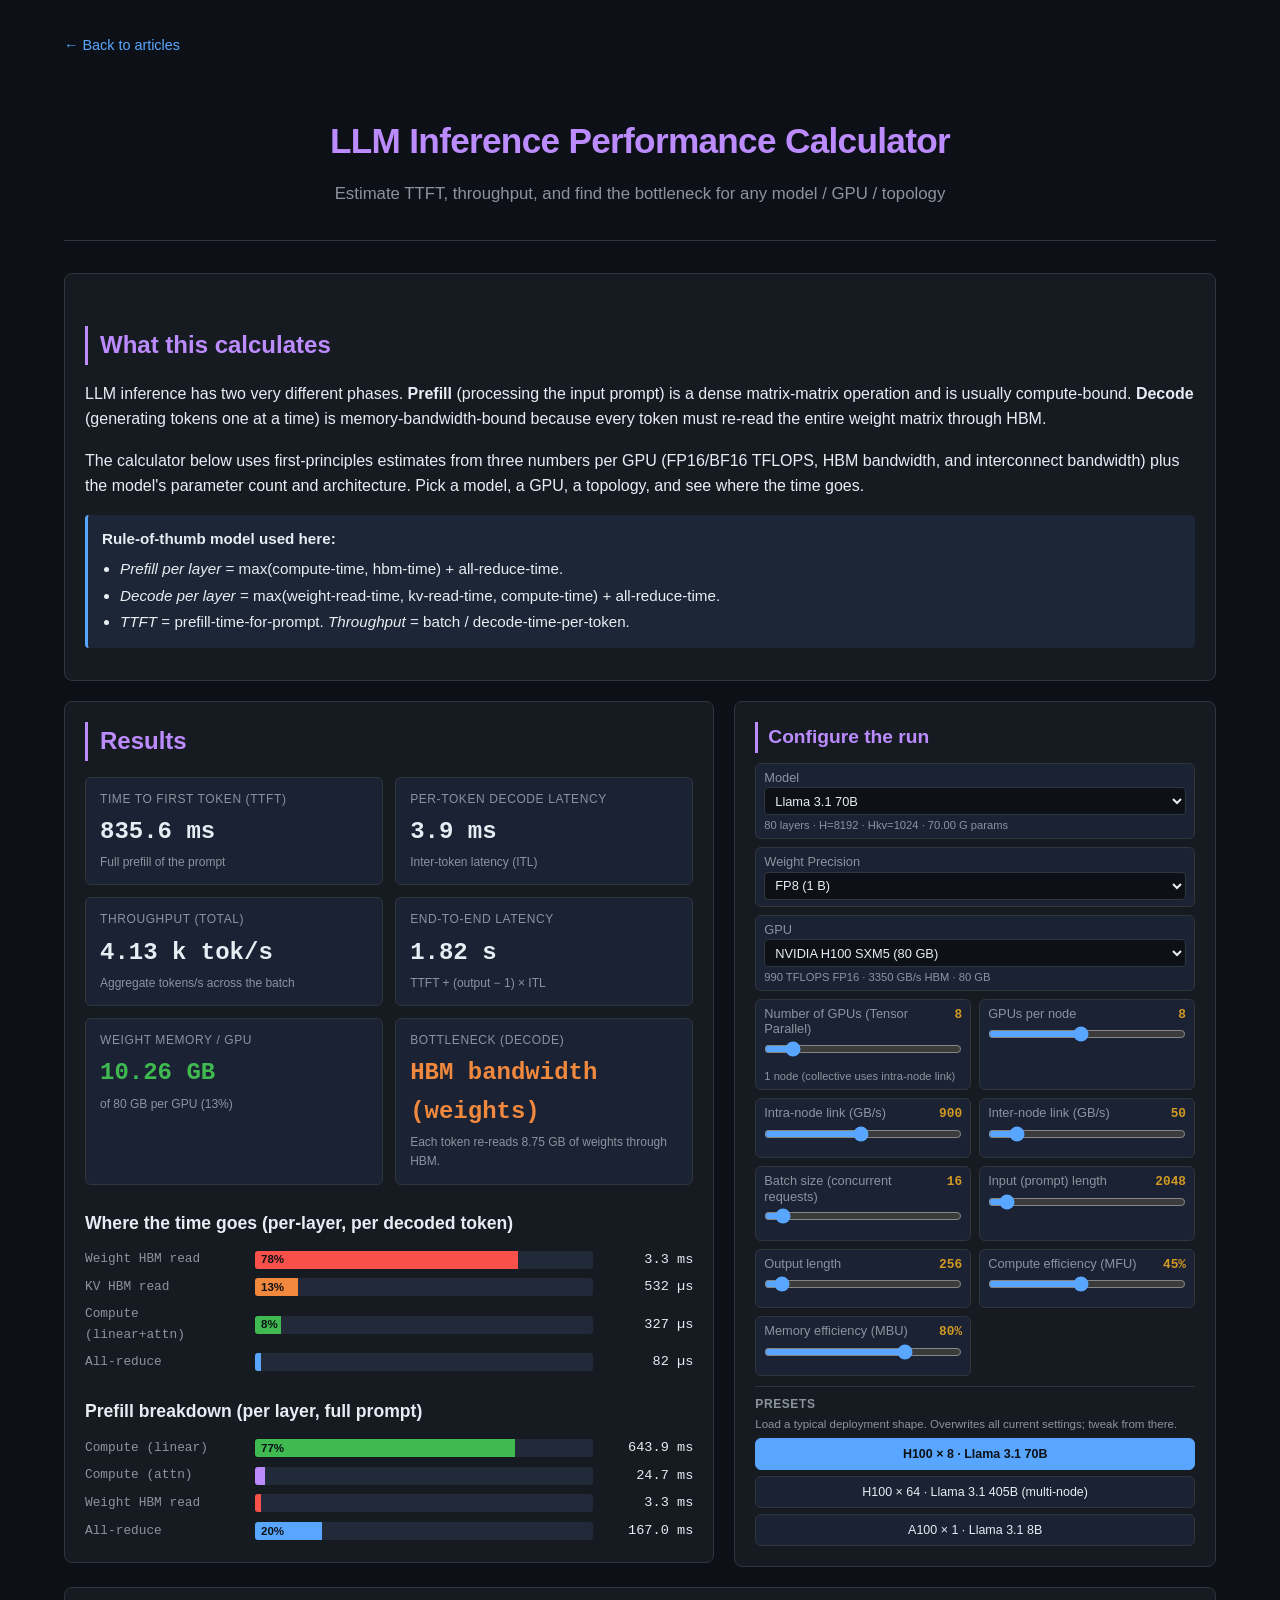
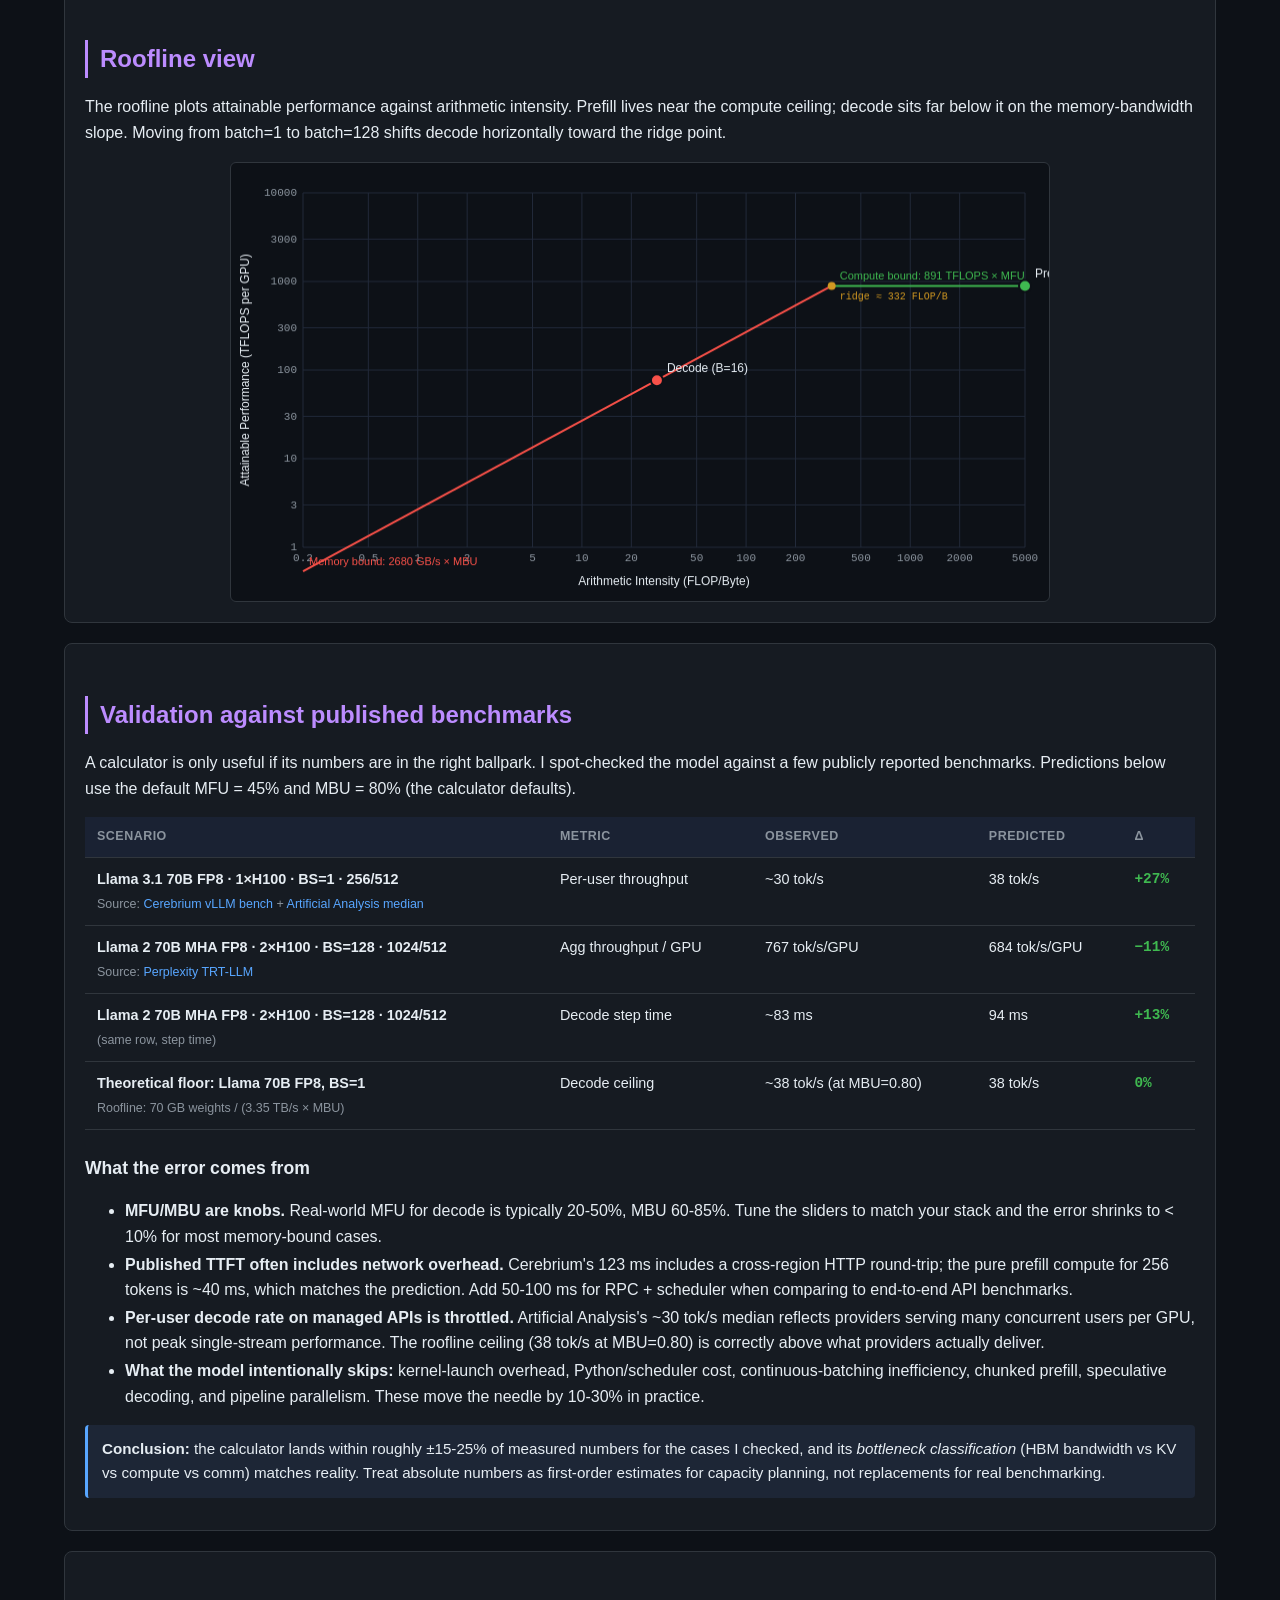
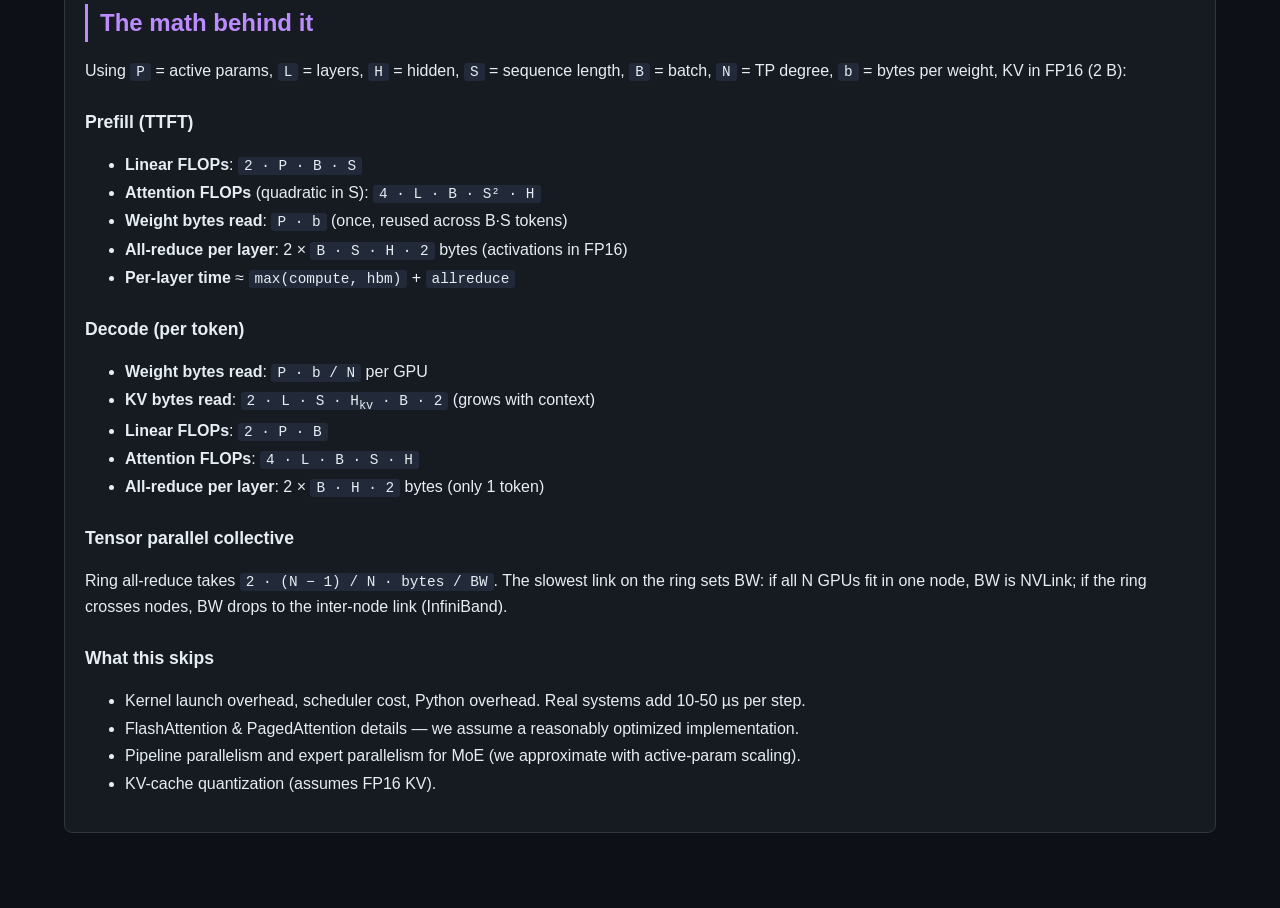
<file: llm-inference-calculator/index.html>
<!DOCTYPE html>
<html lang="en">
<head>
<meta charset="UTF-8">
<meta name="viewport" content="width=device-width, initial-scale=1.0">
<title>LLM Inference Performance Calculator</title>
<link rel="stylesheet" href="style.css">
</head>
<body>
<div class="container">

  <a class="nav-back" href="../">← Back to articles</a>

  <header class="page-header">
    <h1>LLM Inference Performance Calculator</h1>
    <p class="subtitle">Estimate TTFT, throughput, and find the bottleneck for any model / GPU / topology</p>
  </header>

  <!-- ==================== INTRO ==================== -->
  <section class="card">
    <h2>What this calculates</h2>
    <p>
      LLM inference has two very different phases. <strong>Prefill</strong> (processing the input prompt)
      is a dense matrix-matrix operation and is usually compute-bound. <strong>Decode</strong>
      (generating tokens one at a time) is memory-bandwidth-bound because every token
      must re-read the entire weight matrix through HBM.
    </p>
    <p>
      The calculator below uses first-principles estimates from three numbers per GPU
      (FP16/BF16 TFLOPS, HBM bandwidth, and interconnect bandwidth) plus the model's
      parameter count and architecture. Pick a model, a GPU, a topology, and see where
      the time goes.
    </p>
    <div class="callout">
      <strong>Rule-of-thumb model used here:</strong>
      <ul style="margin:6px 0 0 18px; padding:0">
        <li><em>Prefill per layer</em> = max(compute-time, hbm-time) + all-reduce-time.</li>
        <li><em>Decode per layer</em> = max(weight-read-time, kv-read-time, compute-time) + all-reduce-time.</li>
        <li><em>TTFT</em> = prefill-time-for-prompt. <em>Throughput</em> = batch / decode-time-per-token.</li>
      </ul>
    </div>
  </section>

  <!-- ==================== CALCULATOR + RESULTS (side-by-side) ==================== -->
  <div class="split">

  <!-- LEFT: Results -->
  <section class="card pane pane-results">
    <h2>Results</h2>

    <div class="metrics">
      <div class="metric">
        <div class="label">Time to First Token (TTFT)</div>
        <div class="value" id="mTTFT">—</div>
        <div class="sub-info">Full prefill of the prompt</div>
      </div>
      <div class="metric">
        <div class="label">Per-token decode latency</div>
        <div class="value" id="mTPOT">—</div>
        <div class="sub-info">Inter-token latency (ITL)</div>
      </div>
      <div class="metric">
        <div class="label">Throughput (total)</div>
        <div class="value" id="mThroughput">—</div>
        <div class="sub-info">Aggregate tokens/s across the batch</div>
      </div>
      <div class="metric">
        <div class="label">End-to-end latency</div>
        <div class="value" id="mE2E">—</div>
        <div class="sub-info">TTFT + (output − 1) × ITL</div>
      </div>
      <div class="metric">
        <div class="label">Weight memory / GPU</div>
        <div class="value" id="mMem">—</div>
        <div class="sub-info" id="mMemFit">&nbsp;</div>
      </div>
      <div class="metric">
        <div class="label">Bottleneck (decode)</div>
        <div class="value" id="mBottleneck">—</div>
        <div class="sub-info" id="mBottleneckDetail">&nbsp;</div>
      </div>
    </div>

    <h3>Where the time goes (per-layer, per decoded token)</h3>
    <div class="breakdown" id="decodeBreakdown"></div>

    <h3>Prefill breakdown (per layer, full prompt)</h3>
    <div class="breakdown" id="prefillBreakdown"></div>
  </section>

  <!-- RIGHT: Configure -->
  <section class="card pane pane-config">
    <h2>Configure the run</h2>

    <div class="controls">
      <!-- Model -->
      <div class="control full">
        <label>Model</label>
        <select id="model"></select>
        <div class="sub-info" id="modelInfo">&nbsp;</div>
      </div>

      <!-- Precision -->
      <div class="control full">
        <label>Weight Precision</label>
        <select id="precision">
          <option value="2">FP16 / BF16 (2 B)</option>
          <option value="1" selected>FP8 (1 B)</option>
          <option value="0.5">INT4 / NF4 (0.5 B)</option>
        </select>
        <div class="sub-info">Affects both HBM traffic and peak FLOPS on modern GPUs.</div>
      </div>

      <!-- GPU -->
      <div class="control full">
        <label>GPU</label>
        <select id="gpu"></select>
        <div class="sub-info" id="gpuInfo">&nbsp;</div>
      </div>

      <!-- Custom GPU params (shown only when GPU = Custom) -->
      <div class="control full custom-gpu" id="customGpuPanel" hidden>
        <label>Custom GPU specs</label>
        <div class="custom-grid">
          <div>
            <div class="custom-lbl">FP16 TFLOPS <span class="val" id="valCFp16">990</span></div>
            <input type="number" id="cFp16" min="10" max="20000" step="10" value="990">
          </div>
          <div>
            <div class="custom-lbl">FP8 TFLOPS <span class="val" id="valCFp8">1979</span></div>
            <input type="number" id="cFp8" min="10" max="40000" step="10" value="1979">
          </div>
          <div>
            <div class="custom-lbl">INT4 TFLOPS <span class="val" id="valCInt4">3958</span></div>
            <input type="number" id="cInt4" min="10" max="80000" step="10" value="3958">
          </div>
          <div>
            <div class="custom-lbl">HBM BW (GB/s) <span class="val" id="valCBw">3350</span></div>
            <input type="number" id="cBw" min="100" max="20000" step="50" value="3350">
          </div>
          <div>
            <div class="custom-lbl">HBM capacity (GB) <span class="val" id="valCCap">80</span></div>
            <input type="number" id="cCap" min="4" max="512" step="1" value="80">
          </div>
        </div>
      </div>

      <!-- Number of GPUs -->
      <div class="control">
        <label>Number of GPUs (Tensor Parallel) <span class="val" id="valNumGpu">8</span></label>
        <input type="range" id="numGpu" min="1" max="64" value="8" step="1">
        <div class="sub-info" id="numGpuInfo">&nbsp;</div>
      </div>

      <!-- GPUs per node -->
      <div class="control">
        <label>GPUs per node <span class="val" id="valGpuPerNode">8</span></label>
        <input type="range" id="gpuPerNode" min="1" max="16" value="8" step="1">
        <div class="sub-info">Traffic that crosses this boundary uses the slower inter-node link.</div>
      </div>

      <!-- Intra-node bandwidth -->
      <div class="control">
        <label>Intra-node link (GB/s) <span class="val" id="valNvlink">900</span></label>
        <input type="range" id="nvlink" min="50" max="1800" value="900" step="50">
        <div class="sub-info">NVLink gen4 ≈ 900, gen5 ≈ 1800. PCIe gen5 ×16 ≈ 64.</div>
      </div>

      <!-- Inter-node bandwidth -->
      <div class="control">
        <label>Inter-node link (GB/s) <span class="val" id="valIb">50</span></label>
        <input type="range" id="ib" min="5" max="400" value="50" step="5">
        <div class="sub-info">InfiniBand 400G ≈ 50, 800G ≈ 100. One NIC per GPU assumed.</div>
      </div>

      <!-- Batch -->
      <div class="control">
        <label>Batch size (concurrent requests) <span class="val" id="valBatch">16</span></label>
        <input type="range" id="batch" min="1" max="256" value="16" step="1">
        <div class="sub-info">Higher batch → better throughput, slightly higher TTFT/token.</div>
      </div>

      <!-- Prompt length -->
      <div class="control">
        <label>Input (prompt) length <span class="val" id="valPrompt">2048</span></label>
        <input type="range" id="prompt" min="128" max="32768" value="2048" step="128">
      </div>

      <!-- Output length -->
      <div class="control">
        <label>Output length <span class="val" id="valOutput">256</span></label>
        <input type="range" id="output" min="32" max="4096" value="256" step="32">
      </div>

      <!-- MFU -->
      <div class="control">
        <label>Compute efficiency (MFU) <span class="val" id="valMfu">45%</span></label>
        <input type="range" id="mfu" min="10" max="85" value="45" step="1">
        <div class="sub-info">Fraction of peak FLOPS you realistically achieve.</div>
      </div>

      <!-- MBU -->
      <div class="control">
        <label>Memory efficiency (MBU) <span class="val" id="valMbu">80%</span></label>
        <input type="range" id="mbu" min="40" max="95" value="80" step="1">
        <div class="sub-info">Fraction of peak HBM bandwidth effectively used.</div>
      </div>
    </div>

    <div class="preset-heading">
      <div class="preset-title">Presets</div>
      <div class="preset-desc">Load a typical deployment shape. Overwrites all current settings; tweak from there.</div>
    </div>
    <div class="btn-row">
      <button class="primary" id="btnPreset1" title="Llama 3.1 70B on a single 8-GPU H100 node. Classic production chatbot setup — all TP traffic stays on NVLink.">H100 × 8 · Llama 3.1 70B</button>
      <button id="btnPreset2" title="Llama 3.1 405B tensor-parallel across 8 nodes (64 GPUs). Collective all-reduce now crosses InfiniBand — shows how inter-node bandwidth becomes the bottleneck.">H100 × 64 · Llama 3.1 405B (multi-node)</button>
      <button id="btnPreset3" title="Llama 3.1 8B on a single A100. Small model fits comfortably, no tensor parallel — shows the pure single-GPU decode regime.">A100 × 1 · Llama 3.1 8B</button>
    </div>
  </section>

  </div><!-- /.split -->

  <!-- ==================== ROOFLINE ==================== -->
  <section class="card">
    <h2>Roofline view</h2>
    <p>
      The roofline plots attainable performance against arithmetic intensity. Prefill
      lives near the compute ceiling; decode sits far below it on the memory-bandwidth
      slope. Moving from batch=1 to batch=128 shifts decode horizontally toward the
      ridge point.
    </p>
    <div class="roofline-wrapper">
      <canvas id="roofline" width="820" height="440"></canvas>
    </div>
  </section>

  <!-- ==================== VALIDATION ==================== -->
  <section class="card">
    <h2>Validation against published benchmarks</h2>
    <p>
      A calculator is only useful if its numbers are in the right ballpark. I spot-checked the
      model against a few publicly reported benchmarks. Predictions below use the default
      MFU = 45% and MBU = 80% (the calculator defaults).
    </p>

    <table class="validation">
      <thead>
        <tr>
          <th>Scenario</th>
          <th>Metric</th>
          <th>Observed</th>
          <th>Predicted</th>
          <th>Δ</th>
        </tr>
      </thead>
      <tbody>
        <tr>
          <td>
            <strong>Llama 3.1 70B FP8 · 1×H100 · BS=1 · 256/512</strong><br>
            <span class="src">Source: <a href="https://cerebrium.ai/blog/benchmarking-vllm-sglang-tensorrt-for-llama-3-1-api" target="_blank" rel="noopener">Cerebrium vLLM bench</a> + <a href="https://artificialanalysis.ai/models/llama-3-1-instruct-70b/providers" target="_blank" rel="noopener">Artificial Analysis median</a></span>
          </td>
          <td>Per-user throughput</td>
          <td>~30 tok/s</td>
          <td>38 tok/s</td>
          <td class="delta-ok">+27%</td>
        </tr>
        <tr>
          <td>
            <strong>Llama 2 70B MHA FP8 · 2×H100 · BS=128 · 1024/512</strong><br>
            <span class="src">Source: <a href="https://perplexity.ai/hub/blog/turbocharging-llama-2-70b-with-nvidia-h100" target="_blank" rel="noopener">Perplexity TRT-LLM</a></span>
          </td>
          <td>Agg throughput / GPU</td>
          <td>767 tok/s/GPU</td>
          <td>684 tok/s/GPU</td>
          <td class="delta-ok">−11%</td>
        </tr>
        <tr>
          <td>
            <strong>Llama 2 70B MHA FP8 · 2×H100 · BS=128 · 1024/512</strong><br>
            <span class="src">(same row, step time)</span>
          </td>
          <td>Decode step time</td>
          <td>~83 ms</td>
          <td>94 ms</td>
          <td class="delta-ok">+13%</td>
        </tr>
        <tr>
          <td>
            <strong>Theoretical floor: Llama 70B FP8, BS=1</strong><br>
            <span class="src">Roofline: 70 GB weights / (3.35 TB/s × MBU)</span>
          </td>
          <td>Decode ceiling</td>
          <td>~38 tok/s (at MBU=0.80)</td>
          <td>38 tok/s</td>
          <td class="delta-ok">0%</td>
        </tr>
      </tbody>
    </table>

    <h3>What the error comes from</h3>
    <ul>
      <li><strong>MFU/MBU are knobs.</strong> Real-world MFU for decode is typically 20-50%, MBU 60-85%. Tune the sliders to match your stack and the error shrinks to &lt; 10% for most memory-bound cases.</li>
      <li><strong>Published TTFT often includes network overhead.</strong> Cerebrium's 123 ms includes a cross-region HTTP round-trip; the pure prefill compute for 256 tokens is ~40 ms, which matches the prediction. Add 50-100 ms for RPC + scheduler when comparing to end-to-end API benchmarks.</li>
      <li><strong>Per-user decode rate on managed APIs is throttled.</strong> Artificial Analysis's ~30 tok/s median reflects providers serving many concurrent users per GPU, not peak single-stream performance. The roofline ceiling (38 tok/s at MBU=0.80) is correctly above what providers actually deliver.</li>
      <li><strong>What the model intentionally skips:</strong> kernel-launch overhead, Python/scheduler cost, continuous-batching inefficiency, chunked prefill, speculative decoding, and pipeline parallelism. These move the needle by 10-30% in practice.</li>
    </ul>

    <div class="callout">
      <strong>Conclusion:</strong> the calculator lands within roughly ±15-25% of measured numbers
      for the cases I checked, and its <em>bottleneck classification</em> (HBM bandwidth vs KV vs
      compute vs comm) matches reality. Treat absolute numbers as first-order estimates for
      capacity planning, not replacements for real benchmarking.
    </div>
  </section>
  <section class="card">
    <h2>The math behind it</h2>
    <p>Using <code>P</code> = active params, <code>L</code> = layers, <code>H</code> = hidden,
    <code>S</code> = sequence length, <code>B</code> = batch, <code>N</code> = TP degree,
    <code>b</code> = bytes per weight, KV in FP16 (2 B):</p>

    <h3>Prefill (TTFT)</h3>
    <ul>
      <li><strong>Linear FLOPs</strong>: <code>2 · P · B · S</code></li>
      <li><strong>Attention FLOPs</strong> (quadratic in S): <code>4 · L · B · S² · H</code></li>
      <li><strong>Weight bytes read</strong>: <code>P · b</code> (once, reused across B·S tokens)</li>
      <li><strong>All-reduce per layer</strong>: 2 × <code>B · S · H · 2</code> bytes (activations in FP16)</li>
      <li><strong>Per-layer time</strong> ≈ <code>max(compute, hbm)</code> + <code>allreduce</code></li>
    </ul>

    <h3>Decode (per token)</h3>
    <ul>
      <li><strong>Weight bytes read</strong>: <code>P · b / N</code> per GPU</li>
      <li><strong>KV bytes read</strong>: <code>2 · L · S · H<sub>kv</sub> · B · 2</code> (grows with context)</li>
      <li><strong>Linear FLOPs</strong>: <code>2 · P · B</code></li>
      <li><strong>Attention FLOPs</strong>: <code>4 · L · B · S · H</code></li>
      <li><strong>All-reduce per layer</strong>: 2 × <code>B · H · 2</code> bytes (only 1 token)</li>
    </ul>

    <h3>Tensor parallel collective</h3>
    <p>
      Ring all-reduce takes <code>2 · (N − 1) / N · bytes / BW</code>. The slowest link on the
      ring sets BW: if all N GPUs fit in one node, BW is NVLink; if the ring crosses nodes,
      BW drops to the inter-node link (InfiniBand).
    </p>

    <h3>What this skips</h3>
    <ul>
      <li>Kernel launch overhead, scheduler cost, Python overhead. Real systems add 10-50 µs per step.</li>
      <li>FlashAttention &amp; PagedAttention details — we assume a reasonably optimized implementation.</li>
      <li>Pipeline parallelism and expert parallelism for MoE (we approximate with active-param scaling).</li>
      <li>KV-cache quantization (assumes FP16 KV).</li>
    </ul>
  </section>

</div>
<script src="script.js"></script>
</body>
</html>
</file>
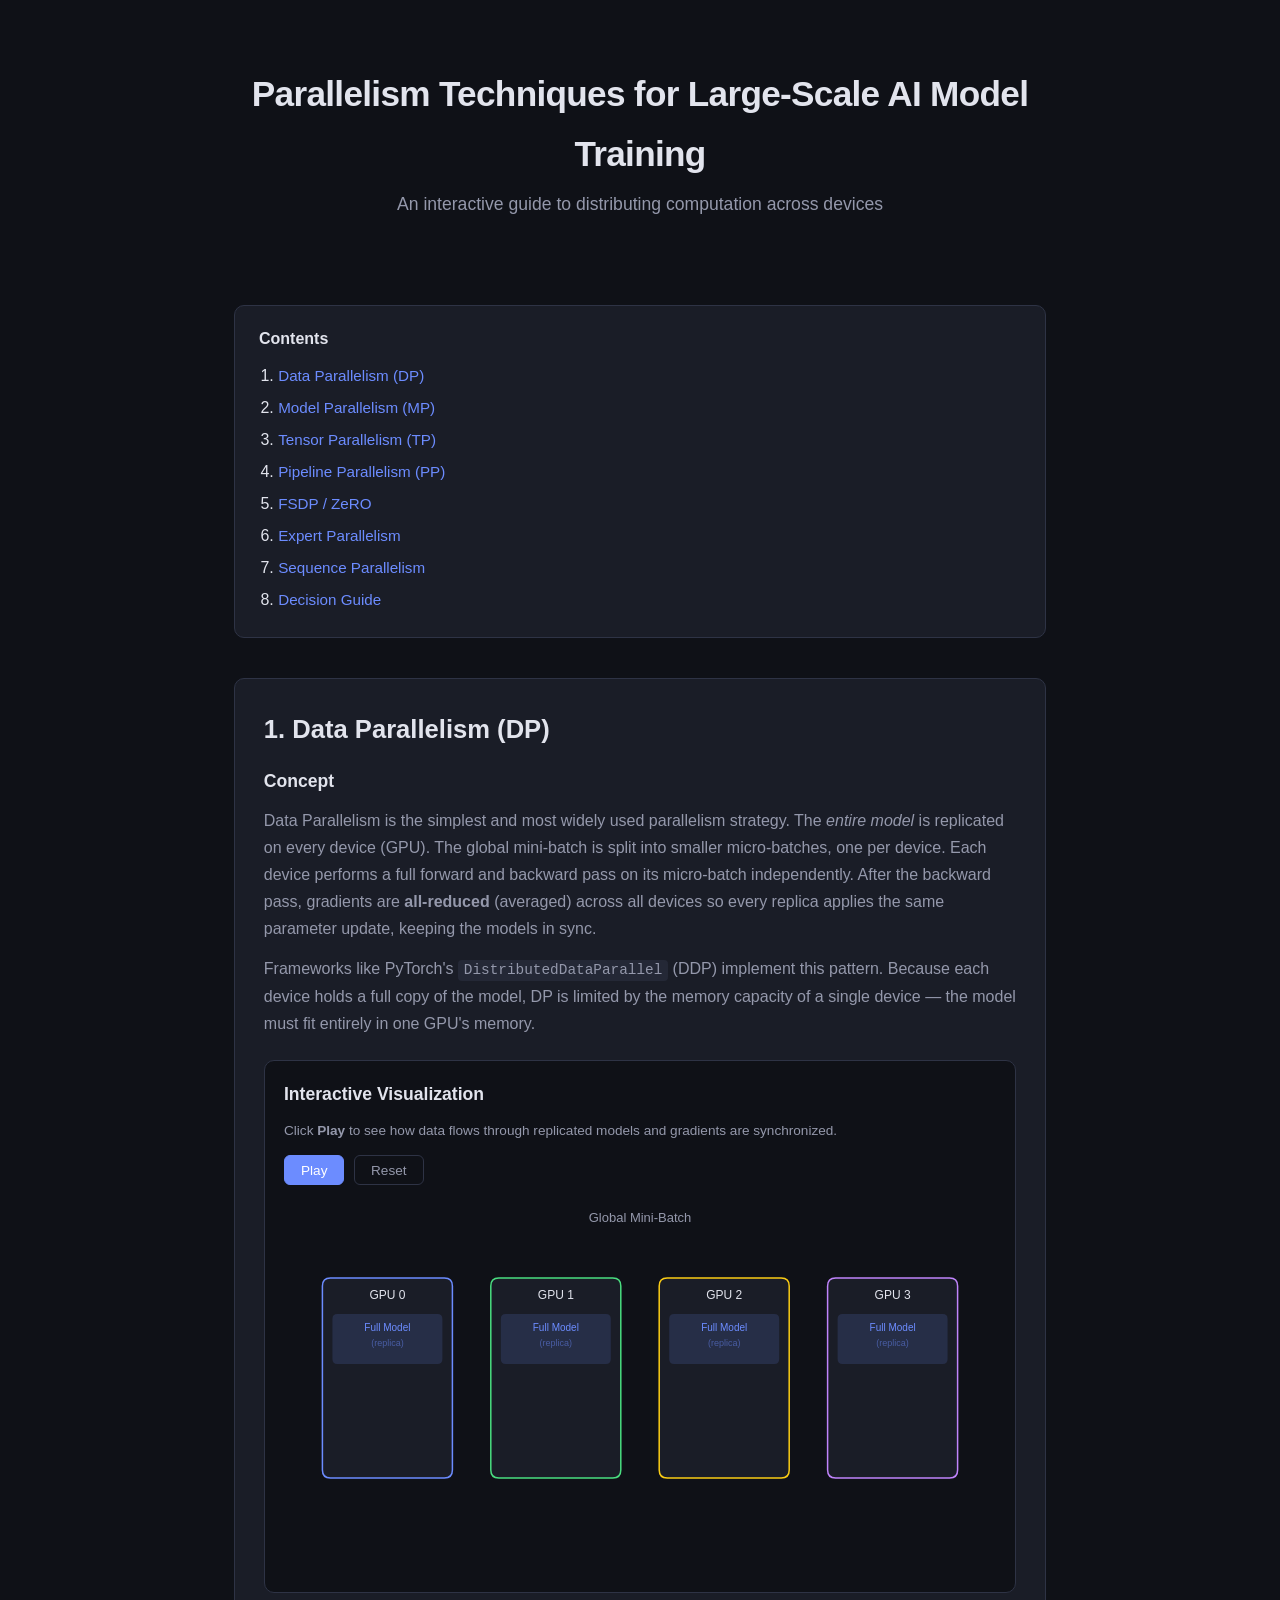
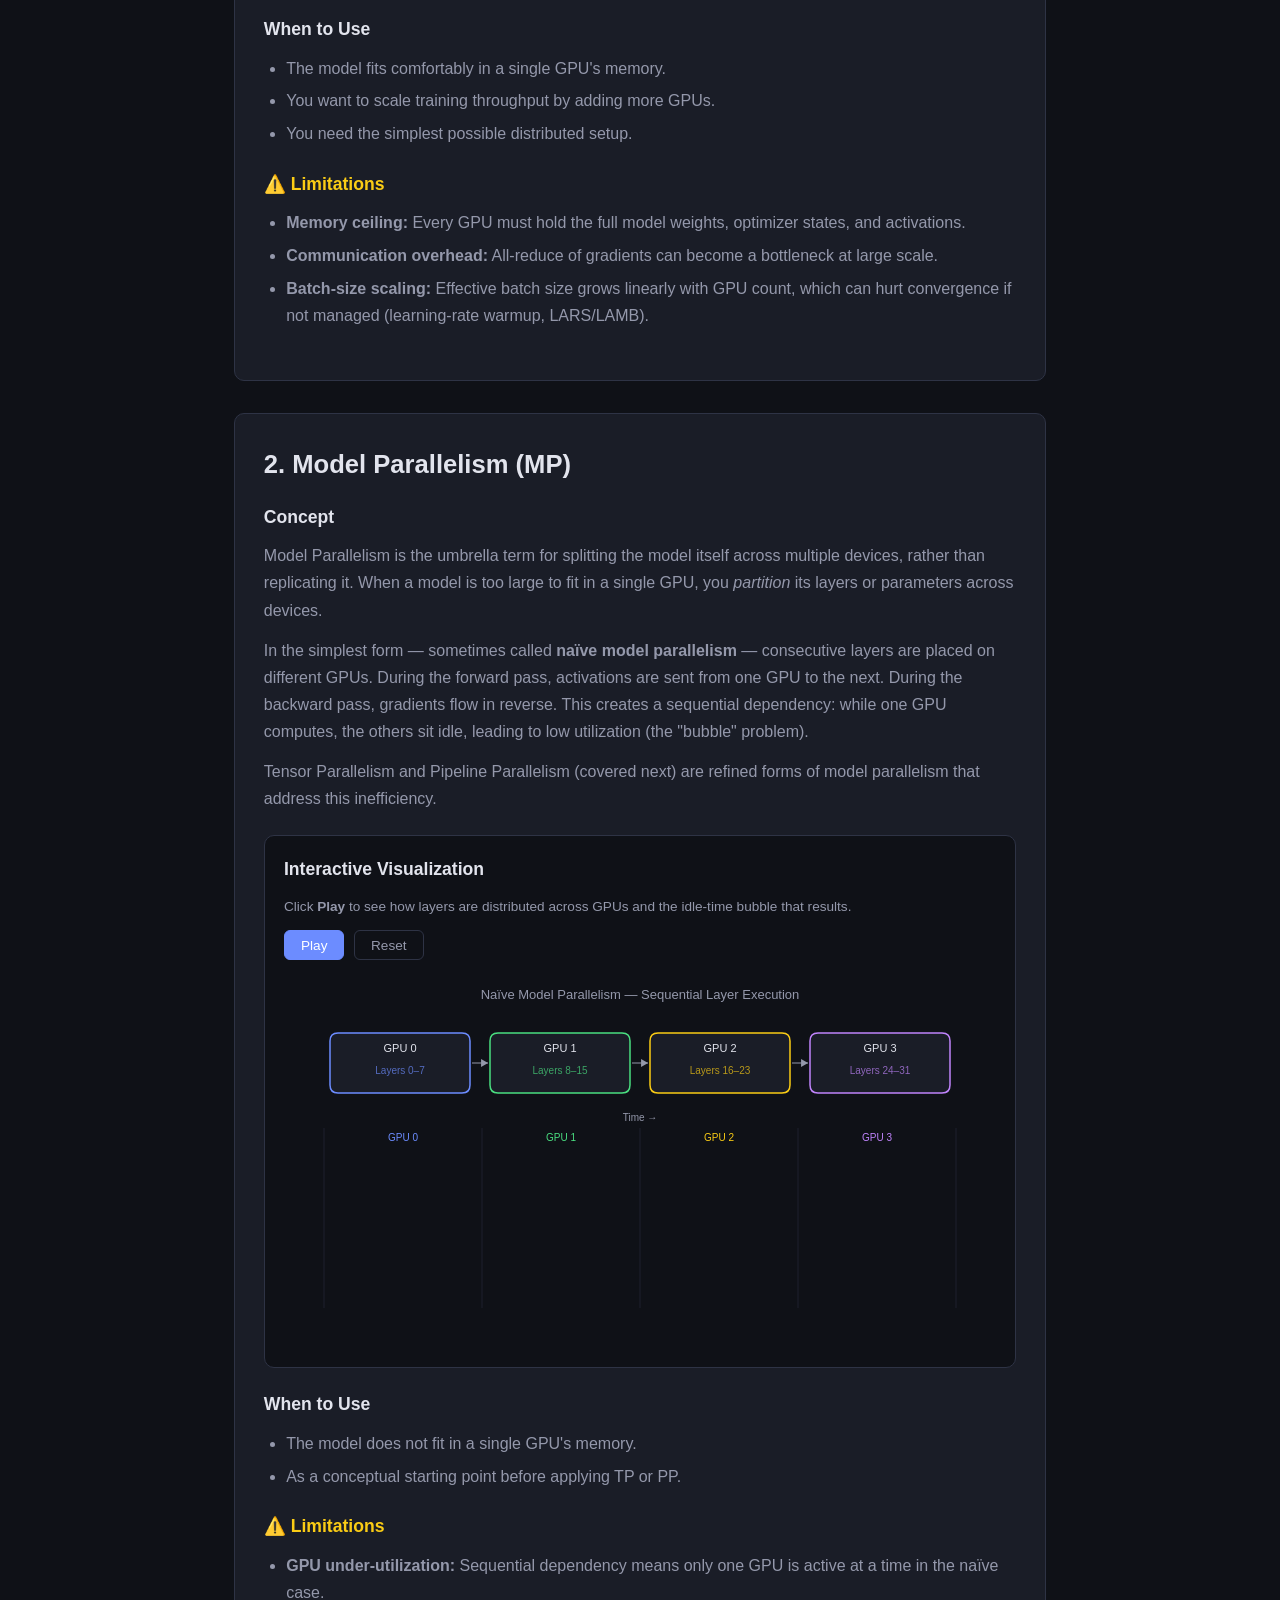
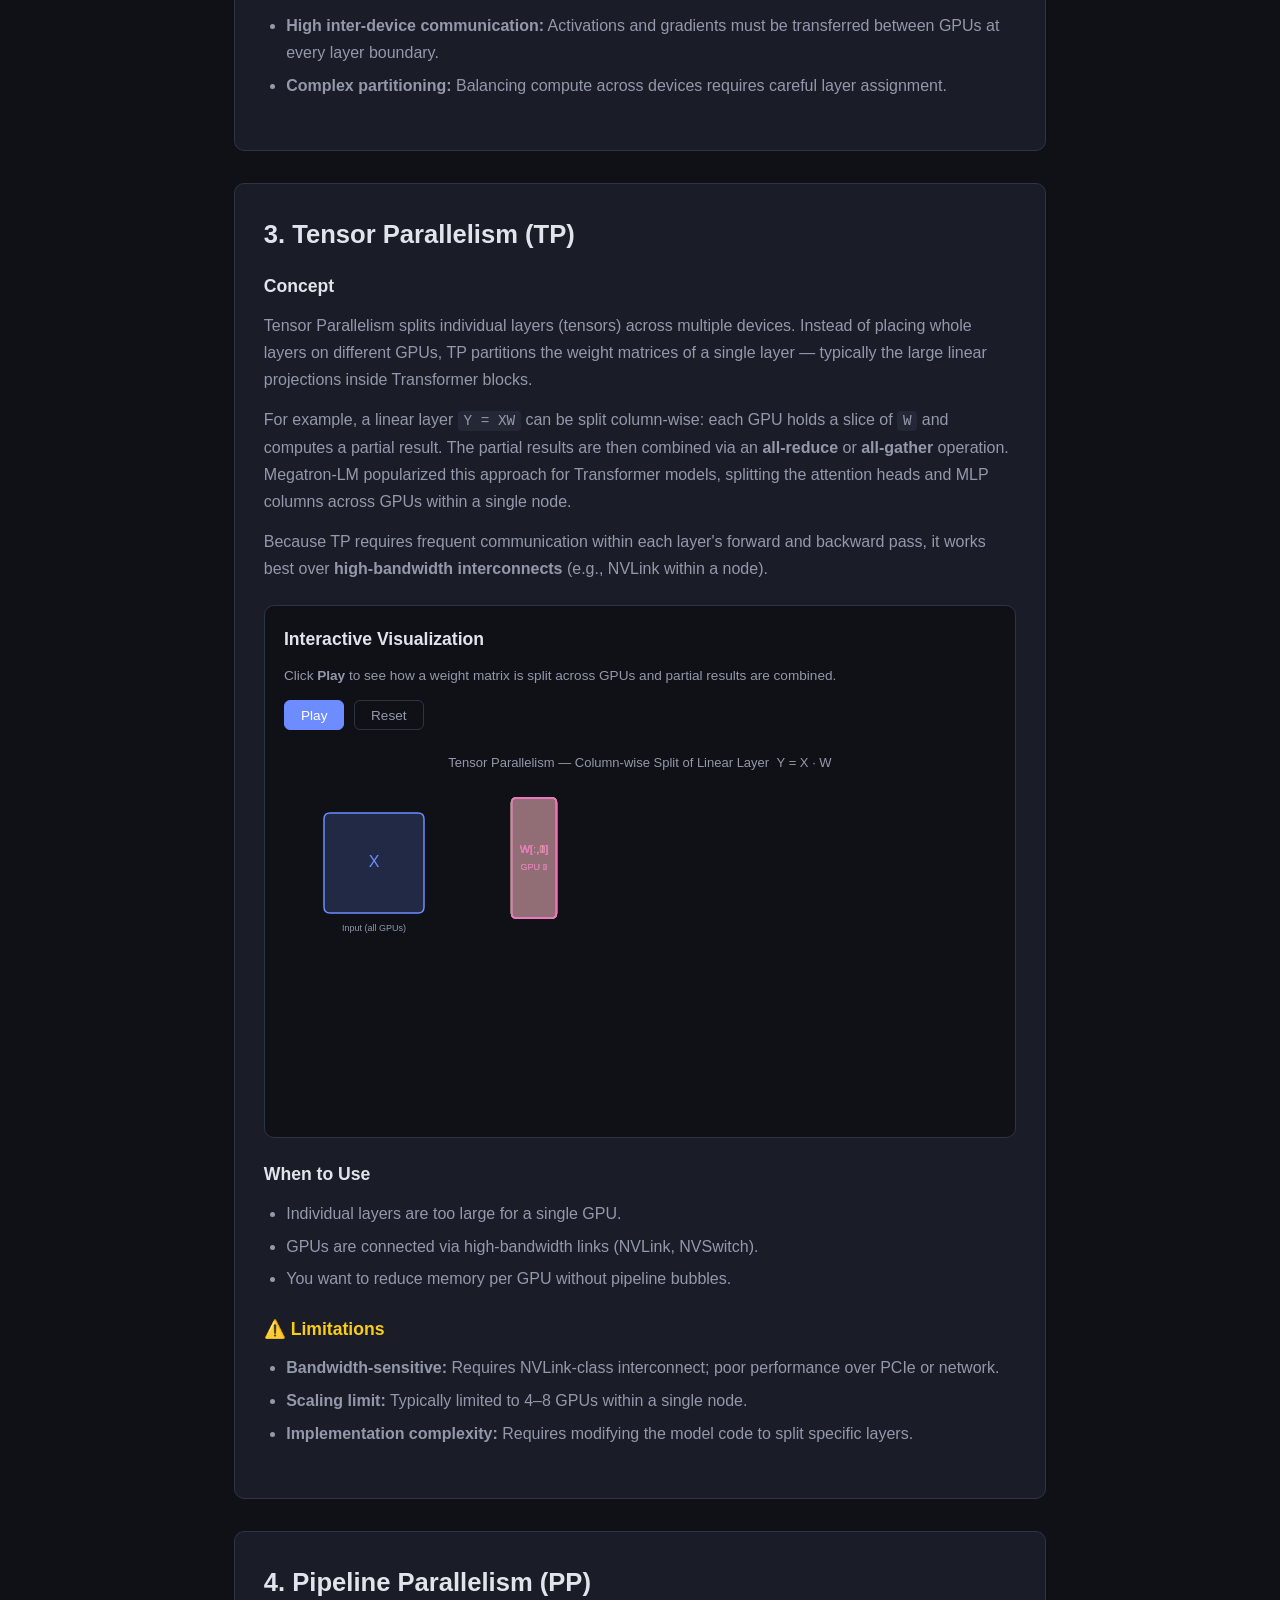
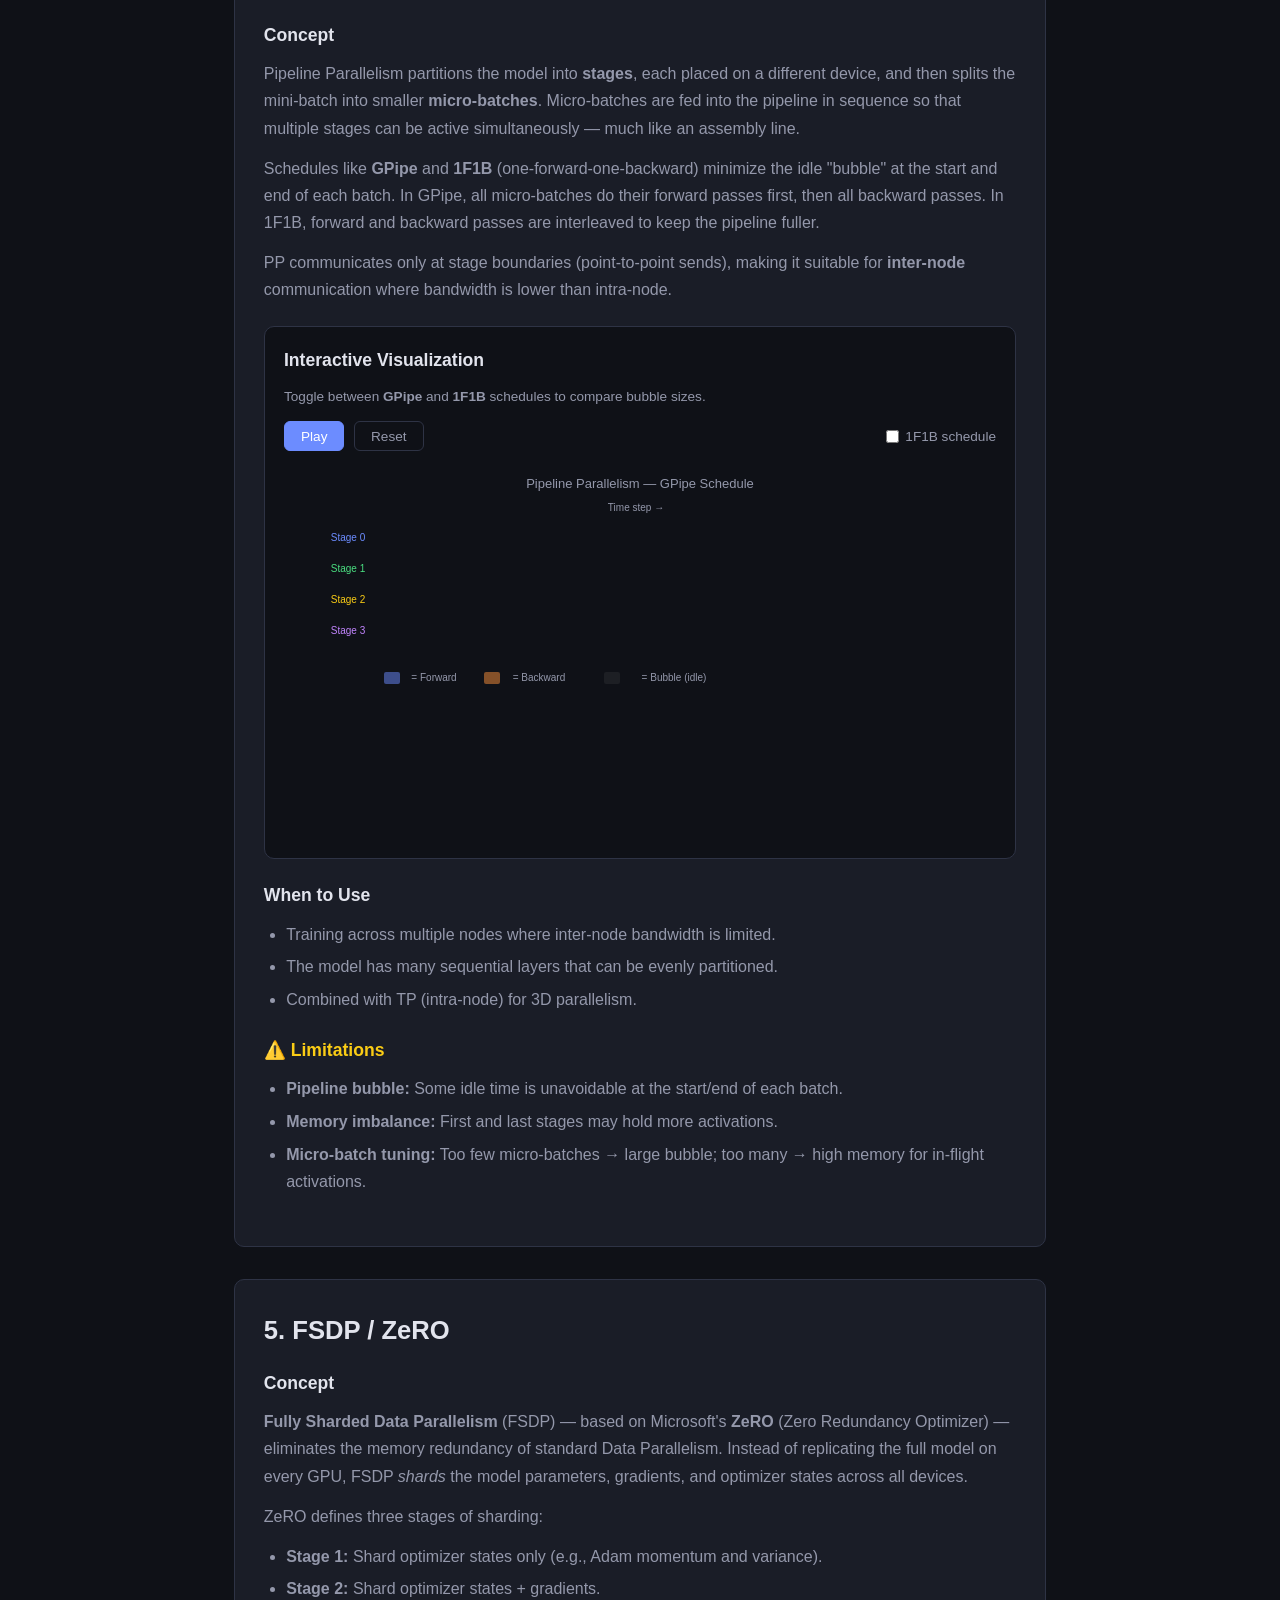
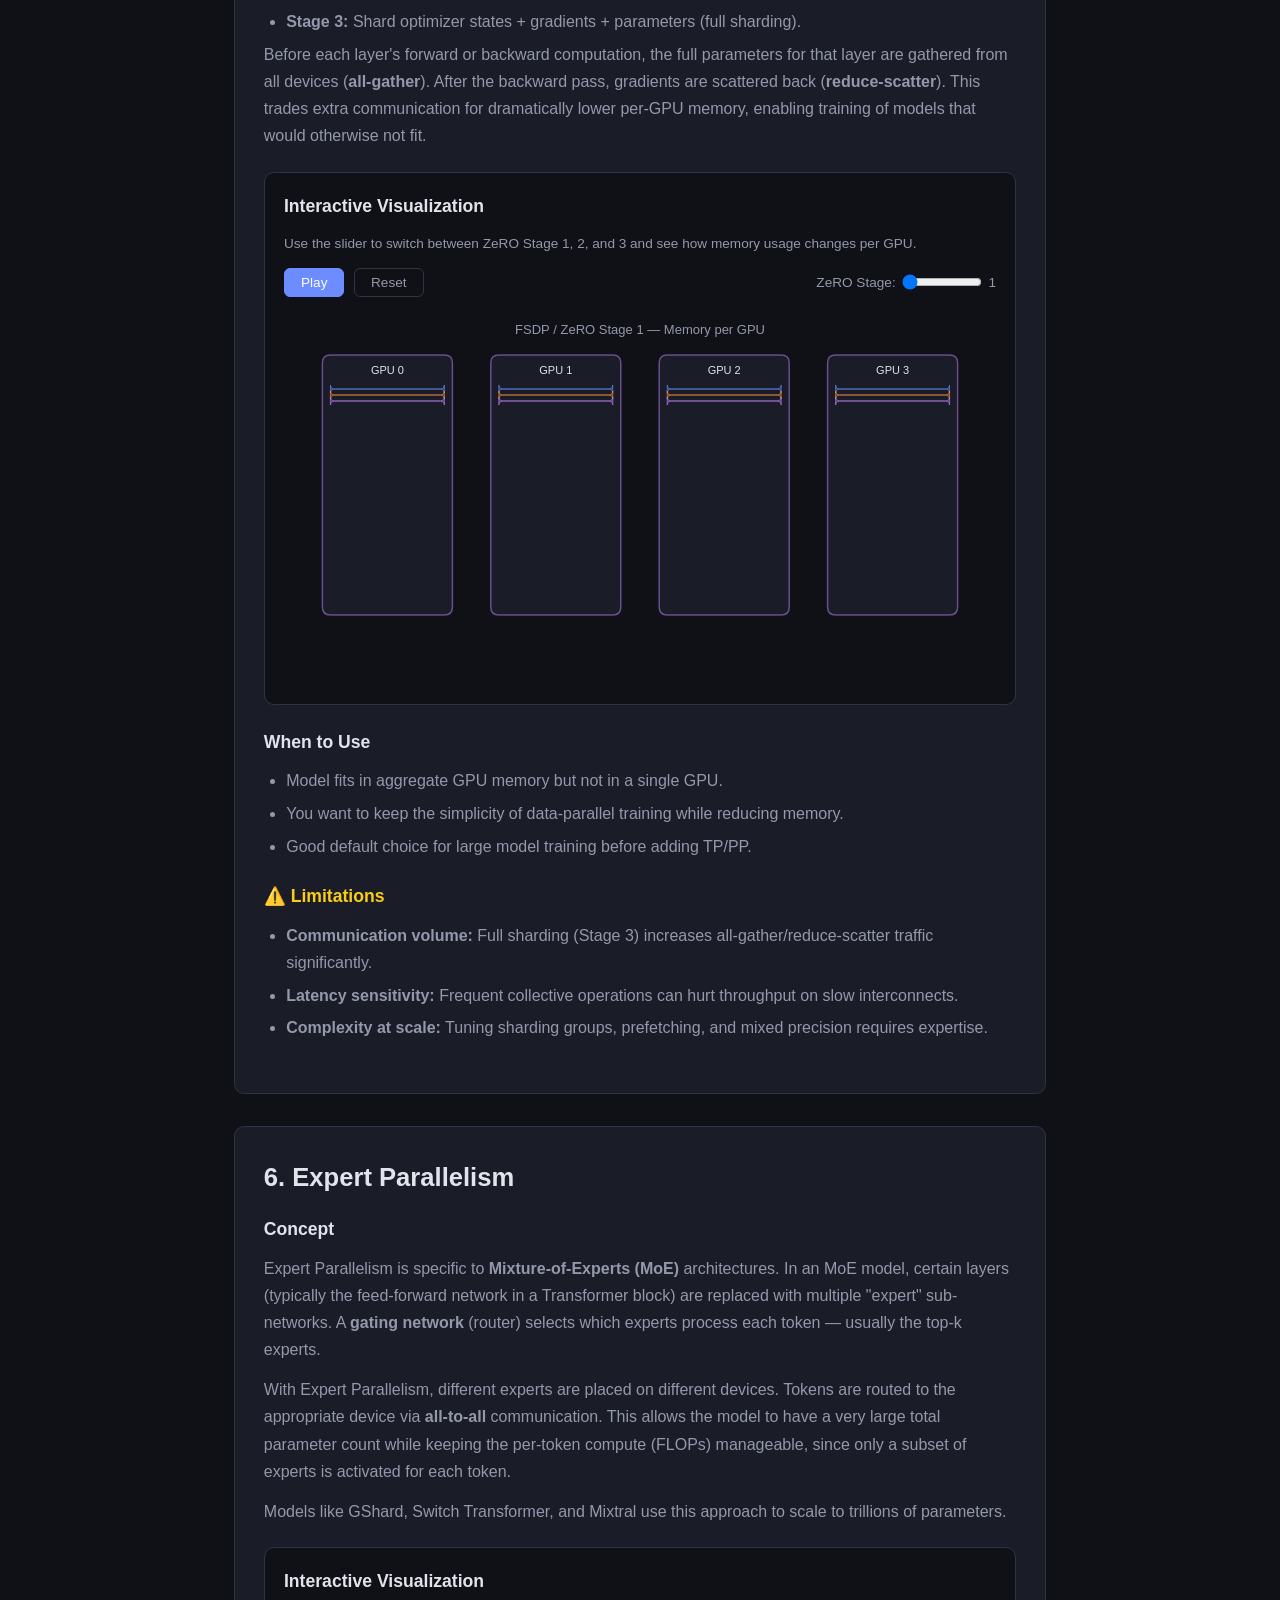
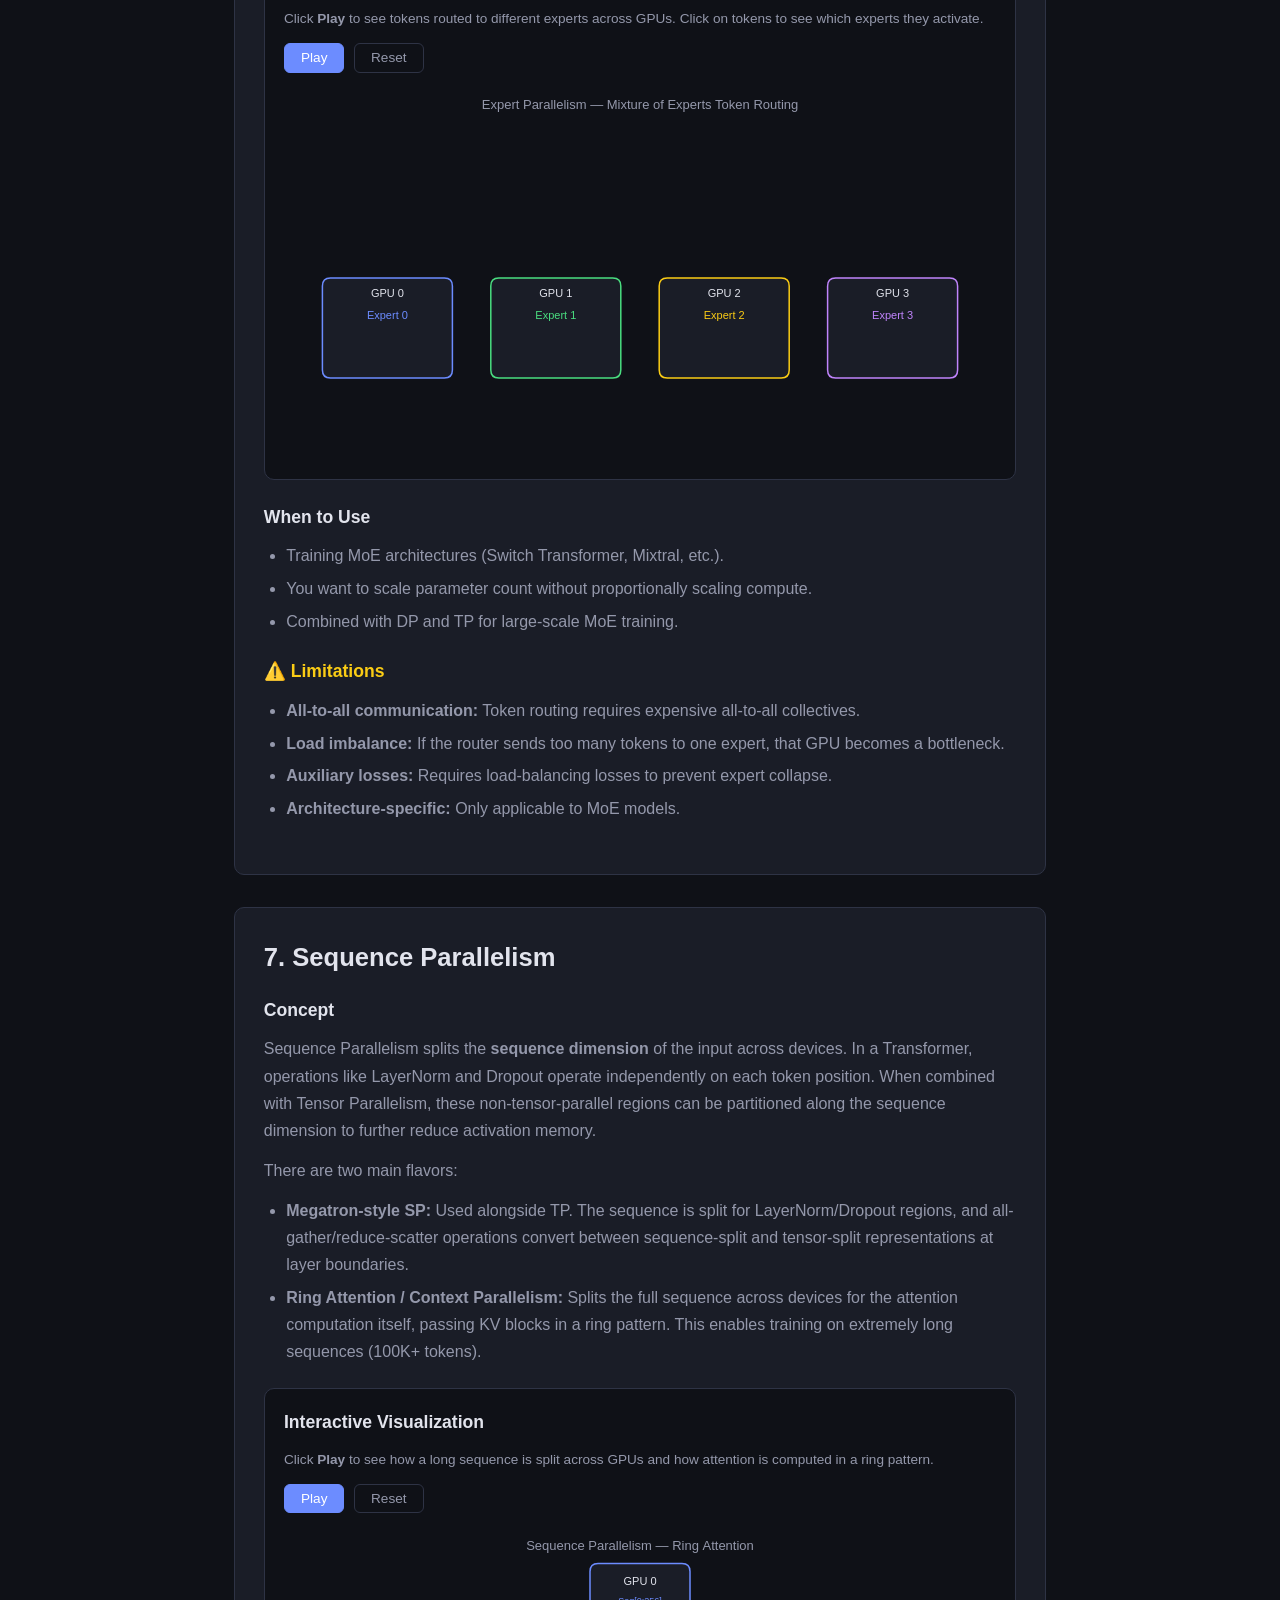
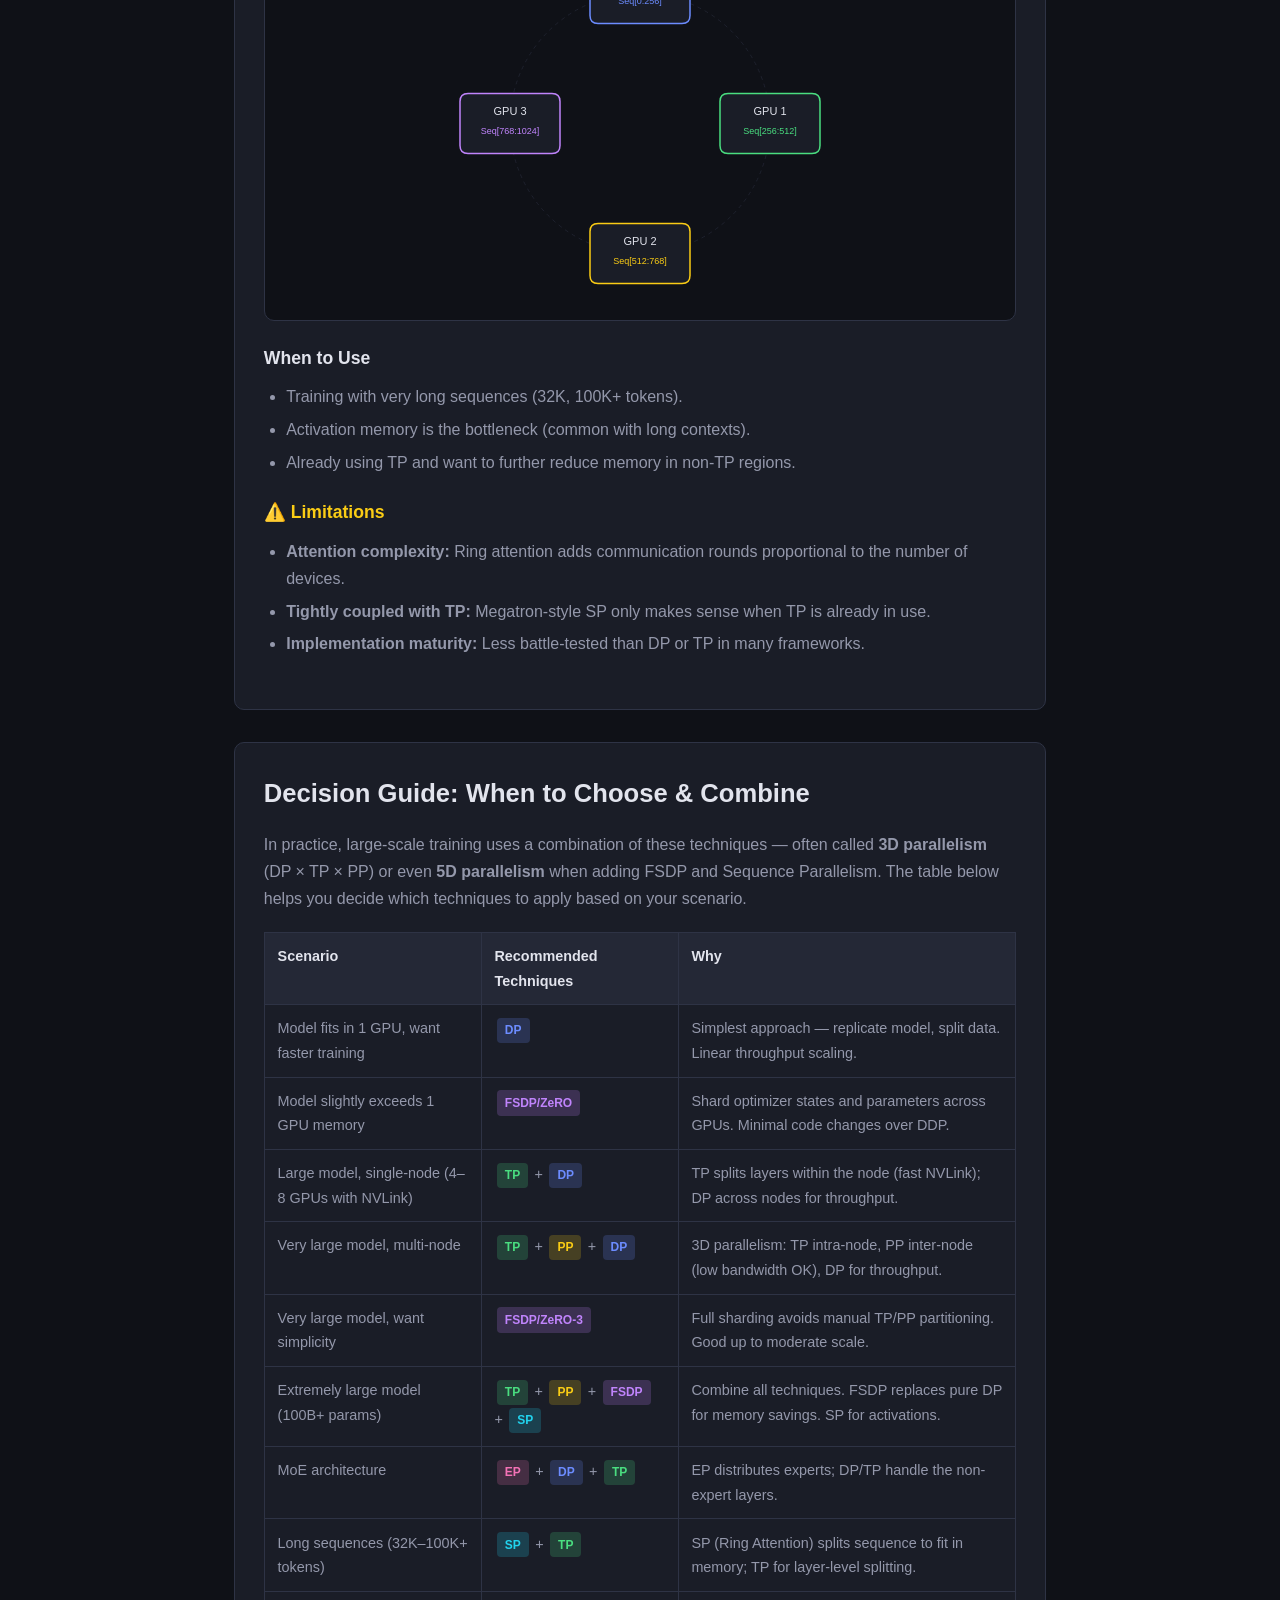
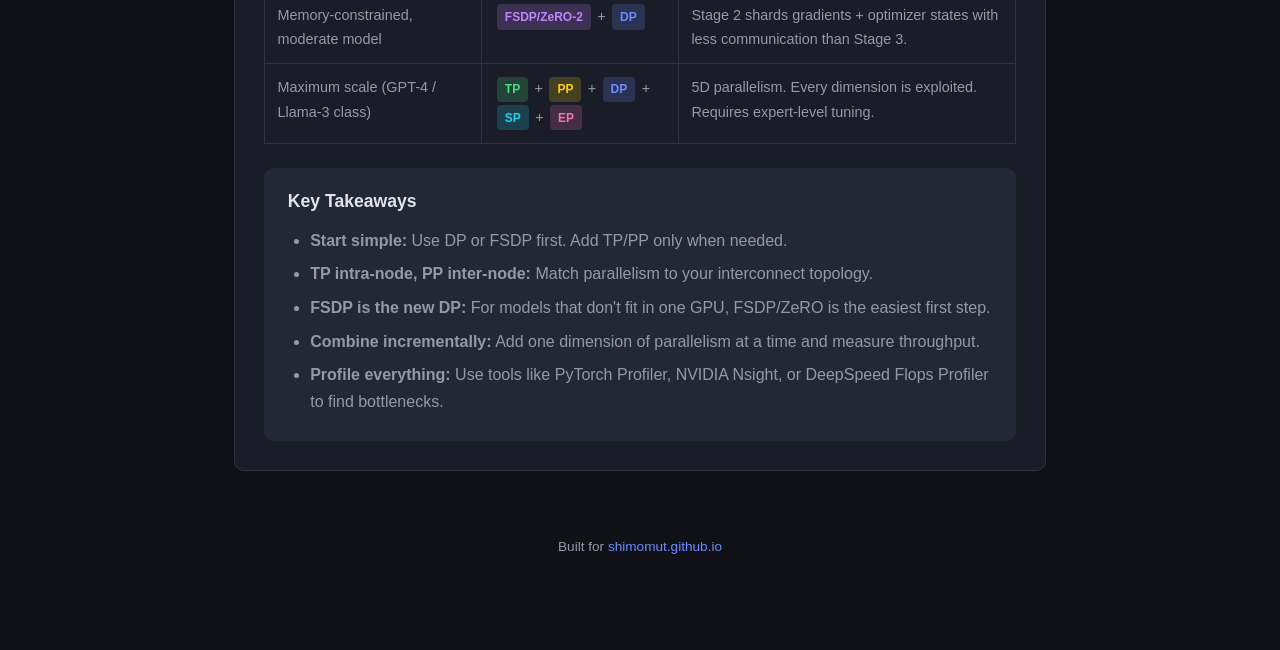
<file: parallelism-techniques-for-ai-training/index.html>
<!DOCTYPE html>
<html lang="en">
<head>
  <meta charset="UTF-8">
  <meta name="viewport" content="width=device-width, initial-scale=1.0">
  <title>Parallelism Techniques for Large-Scale AI Model Training</title>
  <link rel="stylesheet" href="style.css">
</head>
<body>

  <header>
    <h1>Parallelism Techniques for Large-Scale AI Model Training</h1>
    <p class="subtitle">An interactive guide to distributing computation across devices</p>
  </header>

  <nav id="toc">
    <h2>Contents</h2>
    <ol>
      <li><a href="#dp">Data Parallelism (DP)</a></li>
      <li><a href="#mp">Model Parallelism (MP)</a></li>
      <li><a href="#tp">Tensor Parallelism (TP)</a></li>
      <li><a href="#pp">Pipeline Parallelism (PP)</a></li>
      <li><a href="#fsdp">FSDP / ZeRO</a></li>
      <li><a href="#ep">Expert Parallelism</a></li>
      <li><a href="#sp">Sequence Parallelism</a></li>
      <li><a href="#decision">Decision Guide</a></li>
    </ol>
  </nav>

  <!-- ============================================================ -->
  <!-- DATA PARALLELISM -->
  <!-- ============================================================ -->
  <section id="dp" class="technique">
    <h2>1. Data Parallelism (DP)</h2>

    <div class="concept">
      <h3>Concept</h3>
      <p>
        Data Parallelism is the simplest and most widely used parallelism strategy.
        The <em>entire model</em> is replicated on every device (GPU). The global mini-batch
        is split into smaller micro-batches, one per device. Each device performs a full
        forward and backward pass on its micro-batch independently. After the backward pass,
        gradients are <strong>all-reduced</strong> (averaged) across all devices so every
        replica applies the same parameter update, keeping the models in sync.
      </p>
      <p>
        Frameworks like PyTorch's <code>DistributedDataParallel</code> (DDP) implement this
        pattern. Because each device holds a full copy of the model, DP is limited by the
        memory capacity of a single device — the model must fit entirely in one GPU's memory.
      </p>
    </div>

    <div class="visual-container">
      <h3>Interactive Visualization</h3>
      <p class="visual-instructions">Click <strong>Play</strong> to see how data flows through replicated models and gradients are synchronized.</p>
      <div class="animation-controls">
        <button class="btn-play" data-target="dp-canvas">Play</button>
        <button class="btn-reset" data-target="dp-canvas">Reset</button>
      </div>
      <canvas id="dp-canvas" width="760" height="370"></canvas>
    </div>

    <div class="when-to-use">
      <h3>When to Use</h3>
      <ul>
        <li>The model fits comfortably in a single GPU's memory.</li>
        <li>You want to scale training throughput by adding more GPUs.</li>
        <li>You need the simplest possible distributed setup.</li>
      </ul>
    </div>

    <div class="limitations">
      <h3>⚠️ Limitations</h3>
      <ul>
        <li><strong>Memory ceiling:</strong> Every GPU must hold the full model weights, optimizer states, and activations.</li>
        <li><strong>Communication overhead:</strong> All-reduce of gradients can become a bottleneck at large scale.</li>
        <li><strong>Batch-size scaling:</strong> Effective batch size grows linearly with GPU count, which can hurt convergence if not managed (learning-rate warmup, LARS/LAMB).</li>
      </ul>
    </div>
  </section>

  <!-- ============================================================ -->
  <!-- MODEL PARALLELISM -->
  <!-- ============================================================ -->
  <section id="mp" class="technique">
    <h2>2. Model Parallelism (MP)</h2>

    <div class="concept">
      <h3>Concept</h3>
      <p>
        Model Parallelism is the umbrella term for splitting the model itself across multiple
        devices, rather than replicating it. When a model is too large to fit in a single GPU,
        you <em>partition</em> its layers or parameters across devices.
      </p>
      <p>
        In the simplest form — sometimes called <strong>naïve model parallelism</strong> —
        consecutive layers are placed on different GPUs. During the forward pass, activations
        are sent from one GPU to the next. During the backward pass, gradients flow in reverse.
        This creates a sequential dependency: while one GPU computes, the others sit idle,
        leading to low utilization (the "bubble" problem).
      </p>
      <p>
        Tensor Parallelism and Pipeline Parallelism (covered next) are refined forms of model
        parallelism that address this inefficiency.
      </p>
    </div>

    <div class="visual-container">
      <h3>Interactive Visualization</h3>
      <p class="visual-instructions">Click <strong>Play</strong> to see how layers are distributed across GPUs and the idle-time bubble that results.</p>
      <div class="animation-controls">
        <button class="btn-play" data-target="mp-canvas">Play</button>
        <button class="btn-reset" data-target="mp-canvas">Reset</button>
      </div>
      <canvas id="mp-canvas" width="760" height="370"></canvas>
    </div>

    <div class="when-to-use">
      <h3>When to Use</h3>
      <ul>
        <li>The model does not fit in a single GPU's memory.</li>
        <li>As a conceptual starting point before applying TP or PP.</li>
      </ul>
    </div>

    <div class="limitations">
      <h3>⚠️ Limitations</h3>
      <ul>
        <li><strong>GPU under-utilization:</strong> Sequential dependency means only one GPU is active at a time in the naïve case.</li>
        <li><strong>High inter-device communication:</strong> Activations and gradients must be transferred between GPUs at every layer boundary.</li>
        <li><strong>Complex partitioning:</strong> Balancing compute across devices requires careful layer assignment.</li>
      </ul>
    </div>
  </section>

  <!-- ============================================================ -->
  <!-- TENSOR PARALLELISM -->
  <!-- ============================================================ -->
  <section id="tp" class="technique">
    <h2>3. Tensor Parallelism (TP)</h2>

    <div class="concept">
      <h3>Concept</h3>
      <p>
        Tensor Parallelism splits individual layers (tensors) across multiple devices.
        Instead of placing whole layers on different GPUs, TP partitions the weight matrices
        of a single layer — typically the large linear projections inside Transformer blocks.
      </p>
      <p>
        For example, a linear layer <code>Y = XW</code> can be split column-wise: each GPU
        holds a slice of <code>W</code> and computes a partial result. The partial results are
        then combined via an <strong>all-reduce</strong> or <strong>all-gather</strong> operation.
        Megatron-LM popularized this approach for Transformer models, splitting the attention
        heads and MLP columns across GPUs within a single node.
      </p>
      <p>
        Because TP requires frequent communication within each layer's forward and backward pass,
        it works best over <strong>high-bandwidth interconnects</strong> (e.g., NVLink within a node).
      </p>
    </div>

    <div class="visual-container">
      <h3>Interactive Visualization</h3>
      <p class="visual-instructions">Click <strong>Play</strong> to see how a weight matrix is split across GPUs and partial results are combined.</p>
      <div class="animation-controls">
        <button class="btn-play" data-target="tp-canvas">Play</button>
        <button class="btn-reset" data-target="tp-canvas">Reset</button>
      </div>
      <canvas id="tp-canvas" width="760" height="400"></canvas>
    </div>

    <div class="when-to-use">
      <h3>When to Use</h3>
      <ul>
        <li>Individual layers are too large for a single GPU.</li>
        <li>GPUs are connected via high-bandwidth links (NVLink, NVSwitch).</li>
        <li>You want to reduce memory per GPU without pipeline bubbles.</li>
      </ul>
    </div>

    <div class="limitations">
      <h3>⚠️ Limitations</h3>
      <ul>
        <li><strong>Bandwidth-sensitive:</strong> Requires NVLink-class interconnect; poor performance over PCIe or network.</li>
        <li><strong>Scaling limit:</strong> Typically limited to 4–8 GPUs within a single node.</li>
        <li><strong>Implementation complexity:</strong> Requires modifying the model code to split specific layers.</li>
      </ul>
    </div>
  </section>

  <!-- ============================================================ -->
  <!-- PIPELINE PARALLELISM -->
  <!-- ============================================================ -->
  <section id="pp" class="technique">
    <h2>4. Pipeline Parallelism (PP)</h2>

    <div class="concept">
      <h3>Concept</h3>
      <p>
        Pipeline Parallelism partitions the model into <strong>stages</strong>, each placed on a
        different device, and then splits the mini-batch into smaller <strong>micro-batches</strong>.
        Micro-batches are fed into the pipeline in sequence so that multiple stages can be active
        simultaneously — much like an assembly line.
      </p>
      <p>
        Schedules like <strong>GPipe</strong> and <strong>1F1B</strong> (one-forward-one-backward)
        minimize the idle "bubble" at the start and end of each batch. In GPipe, all micro-batches
        do their forward passes first, then all backward passes. In 1F1B, forward and backward
        passes are interleaved to keep the pipeline fuller.
      </p>
      <p>
        PP communicates only at stage boundaries (point-to-point sends), making it suitable for
        <strong>inter-node</strong> communication where bandwidth is lower than intra-node.
      </p>
    </div>

    <div class="visual-container">
      <h3>Interactive Visualization</h3>
      <p class="visual-instructions">Toggle between <strong>GPipe</strong> and <strong>1F1B</strong> schedules to compare bubble sizes.</p>
      <div class="animation-controls">
        <button class="btn-play" data-target="pp-canvas">Play</button>
        <button class="btn-reset" data-target="pp-canvas">Reset</button>
        <label class="toggle-label">
          <input type="checkbox" id="pp-schedule-toggle"> 1F1B schedule
        </label>
      </div>
      <canvas id="pp-canvas" width="760" height="400"></canvas>
    </div>

    <div class="when-to-use">
      <h3>When to Use</h3>
      <ul>
        <li>Training across multiple nodes where inter-node bandwidth is limited.</li>
        <li>The model has many sequential layers that can be evenly partitioned.</li>
        <li>Combined with TP (intra-node) for 3D parallelism.</li>
      </ul>
    </div>

    <div class="limitations">
      <h3>⚠️ Limitations</h3>
      <ul>
        <li><strong>Pipeline bubble:</strong> Some idle time is unavoidable at the start/end of each batch.</li>
        <li><strong>Memory imbalance:</strong> First and last stages may hold more activations.</li>
        <li><strong>Micro-batch tuning:</strong> Too few micro-batches → large bubble; too many → high memory for in-flight activations.</li>
      </ul>
    </div>
  </section>

  <!-- ============================================================ -->
  <!-- FSDP / ZeRO -->
  <!-- ============================================================ -->
  <section id="fsdp" class="technique">
    <h2>5. FSDP / ZeRO</h2>

    <div class="concept">
      <h3>Concept</h3>
      <p>
        <strong>Fully Sharded Data Parallelism</strong> (FSDP) — based on Microsoft's
        <strong>ZeRO</strong> (Zero Redundancy Optimizer) — eliminates the memory redundancy
        of standard Data Parallelism. Instead of replicating the full model on every GPU,
        FSDP <em>shards</em> the model parameters, gradients, and optimizer states across all
        devices.
      </p>
      <p>
        ZeRO defines three stages of sharding:
      </p>
      <ul>
        <li><strong>Stage 1:</strong> Shard optimizer states only (e.g., Adam momentum and variance).</li>
        <li><strong>Stage 2:</strong> Shard optimizer states + gradients.</li>
        <li><strong>Stage 3:</strong> Shard optimizer states + gradients + parameters (full sharding).</li>
      </ul>
      <p>
        Before each layer's forward or backward computation, the full parameters for that layer
        are gathered from all devices (<strong>all-gather</strong>). After the backward pass,
        gradients are scattered back (<strong>reduce-scatter</strong>). This trades extra
        communication for dramatically lower per-GPU memory, enabling training of models that
        would otherwise not fit.
      </p>
    </div>

    <div class="visual-container">
      <h3>Interactive Visualization</h3>
      <p class="visual-instructions">Use the slider to switch between ZeRO Stage 1, 2, and 3 and see how memory usage changes per GPU.</p>
      <div class="animation-controls">
        <button class="btn-play" data-target="fsdp-canvas">Play</button>
        <button class="btn-reset" data-target="fsdp-canvas">Reset</button>
        <label class="slider-label">
          ZeRO Stage: <input type="range" id="zero-stage-slider" min="1" max="3" value="1">
          <span id="zero-stage-value">1</span>
        </label>
      </div>
      <canvas id="fsdp-canvas" width="760" height="400"></canvas>
    </div>

    <div class="when-to-use">
      <h3>When to Use</h3>
      <ul>
        <li>Model fits in aggregate GPU memory but not in a single GPU.</li>
        <li>You want to keep the simplicity of data-parallel training while reducing memory.</li>
        <li>Good default choice for large model training before adding TP/PP.</li>
      </ul>
    </div>

    <div class="limitations">
      <h3>⚠️ Limitations</h3>
      <ul>
        <li><strong>Communication volume:</strong> Full sharding (Stage 3) increases all-gather/reduce-scatter traffic significantly.</li>
        <li><strong>Latency sensitivity:</strong> Frequent collective operations can hurt throughput on slow interconnects.</li>
        <li><strong>Complexity at scale:</strong> Tuning sharding groups, prefetching, and mixed precision requires expertise.</li>
      </ul>
    </div>
  </section>

  <!-- ============================================================ -->
  <!-- EXPERT PARALLELISM -->
  <!-- ============================================================ -->
  <section id="ep" class="technique">
    <h2>6. Expert Parallelism</h2>

    <div class="concept">
      <h3>Concept</h3>
      <p>
        Expert Parallelism is specific to <strong>Mixture-of-Experts (MoE)</strong> architectures.
        In an MoE model, certain layers (typically the feed-forward network in a Transformer block)
        are replaced with multiple "expert" sub-networks. A <strong>gating network</strong> (router)
        selects which experts process each token — usually the top-k experts.
      </p>
      <p>
        With Expert Parallelism, different experts are placed on different devices. Tokens are
        routed to the appropriate device via <strong>all-to-all</strong> communication. This allows
        the model to have a very large total parameter count while keeping the per-token compute
        (FLOPs) manageable, since only a subset of experts is activated for each token.
      </p>
      <p>
        Models like GShard, Switch Transformer, and Mixtral use this approach to scale to
        trillions of parameters.
      </p>
    </div>

    <div class="visual-container">
      <h3>Interactive Visualization</h3>
      <p class="visual-instructions">Click <strong>Play</strong> to see tokens routed to different experts across GPUs. Click on tokens to see which experts they activate.</p>
      <div class="animation-controls">
        <button class="btn-play" data-target="ep-canvas">Play</button>
        <button class="btn-reset" data-target="ep-canvas">Reset</button>
      </div>
      <canvas id="ep-canvas" width="760" height="420"></canvas>
    </div>

    <div class="when-to-use">
      <h3>When to Use</h3>
      <ul>
        <li>Training MoE architectures (Switch Transformer, Mixtral, etc.).</li>
        <li>You want to scale parameter count without proportionally scaling compute.</li>
        <li>Combined with DP and TP for large-scale MoE training.</li>
      </ul>
    </div>

    <div class="limitations">
      <h3>⚠️ Limitations</h3>
      <ul>
        <li><strong>All-to-all communication:</strong> Token routing requires expensive all-to-all collectives.</li>
        <li><strong>Load imbalance:</strong> If the router sends too many tokens to one expert, that GPU becomes a bottleneck.</li>
        <li><strong>Auxiliary losses:</strong> Requires load-balancing losses to prevent expert collapse.</li>
        <li><strong>Architecture-specific:</strong> Only applicable to MoE models.</li>
      </ul>
    </div>
  </section>

  <!-- ============================================================ -->
  <!-- SEQUENCE PARALLELISM -->
  <!-- ============================================================ -->
  <section id="sp" class="technique">
    <h2>7. Sequence Parallelism</h2>

    <div class="concept">
      <h3>Concept</h3>
      <p>
        Sequence Parallelism splits the <strong>sequence dimension</strong> of the input across
        devices. In a Transformer, operations like LayerNorm and Dropout operate independently
        on each token position. When combined with Tensor Parallelism, these non-tensor-parallel
        regions can be partitioned along the sequence dimension to further reduce activation memory.
      </p>
      <p>
        There are two main flavors:
      </p>
      <ul>
        <li>
          <strong>Megatron-style SP:</strong> Used alongside TP. The sequence is split for
          LayerNorm/Dropout regions, and all-gather/reduce-scatter operations convert between
          sequence-split and tensor-split representations at layer boundaries.
        </li>
        <li>
          <strong>Ring Attention / Context Parallelism:</strong> Splits the full sequence across
          devices for the attention computation itself, passing KV blocks in a ring pattern.
          This enables training on extremely long sequences (100K+ tokens).
        </li>
      </ul>
    </div>

    <div class="visual-container">
      <h3>Interactive Visualization</h3>
      <p class="visual-instructions">Click <strong>Play</strong> to see how a long sequence is split across GPUs and how attention is computed in a ring pattern.</p>
      <div class="animation-controls">
        <button class="btn-play" data-target="sp-canvas">Play</button>
        <button class="btn-reset" data-target="sp-canvas">Reset</button>
      </div>
      <canvas id="sp-canvas" width="760" height="420"></canvas>
    </div>

    <div class="when-to-use">
      <h3>When to Use</h3>
      <ul>
        <li>Training with very long sequences (32K, 100K+ tokens).</li>
        <li>Activation memory is the bottleneck (common with long contexts).</li>
        <li>Already using TP and want to further reduce memory in non-TP regions.</li>
      </ul>
    </div>

    <div class="limitations">
      <h3>⚠️ Limitations</h3>
      <ul>
        <li><strong>Attention complexity:</strong> Ring attention adds communication rounds proportional to the number of devices.</li>
        <li><strong>Tightly coupled with TP:</strong> Megatron-style SP only makes sense when TP is already in use.</li>
        <li><strong>Implementation maturity:</strong> Less battle-tested than DP or TP in many frameworks.</li>
      </ul>
    </div>
  </section>

  <!-- ============================================================ -->
  <!-- DECISION GUIDE -->
  <!-- ============================================================ -->
  <section id="decision" class="technique decision-guide">
    <h2>Decision Guide: When to Choose &amp; Combine</h2>

    <p>
      In practice, large-scale training uses a combination of these techniques — often called
      <strong>3D parallelism</strong> (DP × TP × PP) or even <strong>5D parallelism</strong>
      when adding FSDP and Sequence Parallelism. The table below helps you decide which
      techniques to apply based on your scenario.
    </p>

    <div class="table-wrapper">
      <table id="decision-table">
        <thead>
          <tr>
            <th>Scenario</th>
            <th>Recommended Techniques</th>
            <th>Why</th>
          </tr>
        </thead>
        <tbody>
          <tr>
            <td>Model fits in 1 GPU, want faster training</td>
            <td><span class="tag tag-dp">DP</span></td>
            <td>Simplest approach — replicate model, split data. Linear throughput scaling.</td>
          </tr>
          <tr>
            <td>Model slightly exceeds 1 GPU memory</td>
            <td><span class="tag tag-fsdp">FSDP/ZeRO</span></td>
            <td>Shard optimizer states and parameters across GPUs. Minimal code changes over DDP.</td>
          </tr>
          <tr>
            <td>Large model, single-node (4–8 GPUs with NVLink)</td>
            <td><span class="tag tag-tp">TP</span> + <span class="tag tag-dp">DP</span></td>
            <td>TP splits layers within the node (fast NVLink); DP across nodes for throughput.</td>
          </tr>
          <tr>
            <td>Very large model, multi-node</td>
            <td><span class="tag tag-tp">TP</span> + <span class="tag tag-pp">PP</span> + <span class="tag tag-dp">DP</span></td>
            <td>3D parallelism: TP intra-node, PP inter-node (low bandwidth OK), DP for throughput.</td>
          </tr>
          <tr>
            <td>Very large model, want simplicity</td>
            <td><span class="tag tag-fsdp">FSDP/ZeRO-3</span></td>
            <td>Full sharding avoids manual TP/PP partitioning. Good up to moderate scale.</td>
          </tr>
          <tr>
            <td>Extremely large model (100B+ params)</td>
            <td><span class="tag tag-tp">TP</span> + <span class="tag tag-pp">PP</span> + <span class="tag tag-fsdp">FSDP</span> + <span class="tag tag-sp">SP</span></td>
            <td>Combine all techniques. FSDP replaces pure DP for memory savings. SP for activations.</td>
          </tr>
          <tr>
            <td>MoE architecture</td>
            <td><span class="tag tag-ep">EP</span> + <span class="tag tag-dp">DP</span> + <span class="tag tag-tp">TP</span></td>
            <td>EP distributes experts; DP/TP handle the non-expert layers.</td>
          </tr>
          <tr>
            <td>Long sequences (32K–100K+ tokens)</td>
            <td><span class="tag tag-sp">SP</span> + <span class="tag tag-tp">TP</span></td>
            <td>SP (Ring Attention) splits sequence to fit in memory; TP for layer-level splitting.</td>
          </tr>
          <tr>
            <td>Memory-constrained, moderate model</td>
            <td><span class="tag tag-fsdp">FSDP/ZeRO-2</span> + <span class="tag tag-dp">DP</span></td>
            <td>Stage 2 shards gradients + optimizer states with less communication than Stage 3.</td>
          </tr>
          <tr>
            <td>Maximum scale (GPT-4 / Llama-3 class)</td>
            <td><span class="tag tag-tp">TP</span> + <span class="tag tag-pp">PP</span> + <span class="tag tag-dp">DP</span> + <span class="tag tag-sp">SP</span> + <span class="tag tag-ep">EP</span></td>
            <td>5D parallelism. Every dimension is exploited. Requires expert-level tuning.</td>
          </tr>
        </tbody>
      </table>
    </div>

    <div class="key-takeaways">
      <h3>Key Takeaways</h3>
      <ul>
        <li><strong>Start simple:</strong> Use DP or FSDP first. Add TP/PP only when needed.</li>
        <li><strong>TP intra-node, PP inter-node:</strong> Match parallelism to your interconnect topology.</li>
        <li><strong>FSDP is the new DP:</strong> For models that don't fit in one GPU, FSDP/ZeRO is the easiest first step.</li>
        <li><strong>Combine incrementally:</strong> Add one dimension of parallelism at a time and measure throughput.</li>
        <li><strong>Profile everything:</strong> Use tools like PyTorch Profiler, NVIDIA Nsight, or DeepSpeed Flops Profiler to find bottlenecks.</li>
      </ul>
    </div>
  </section>

  <footer>
    <p>Built for <a href="https://shimomut.github.io/">shimomut.github.io</a></p>
  </footer>

  <script src="script.js"></script>
</body>
</html>
</file>
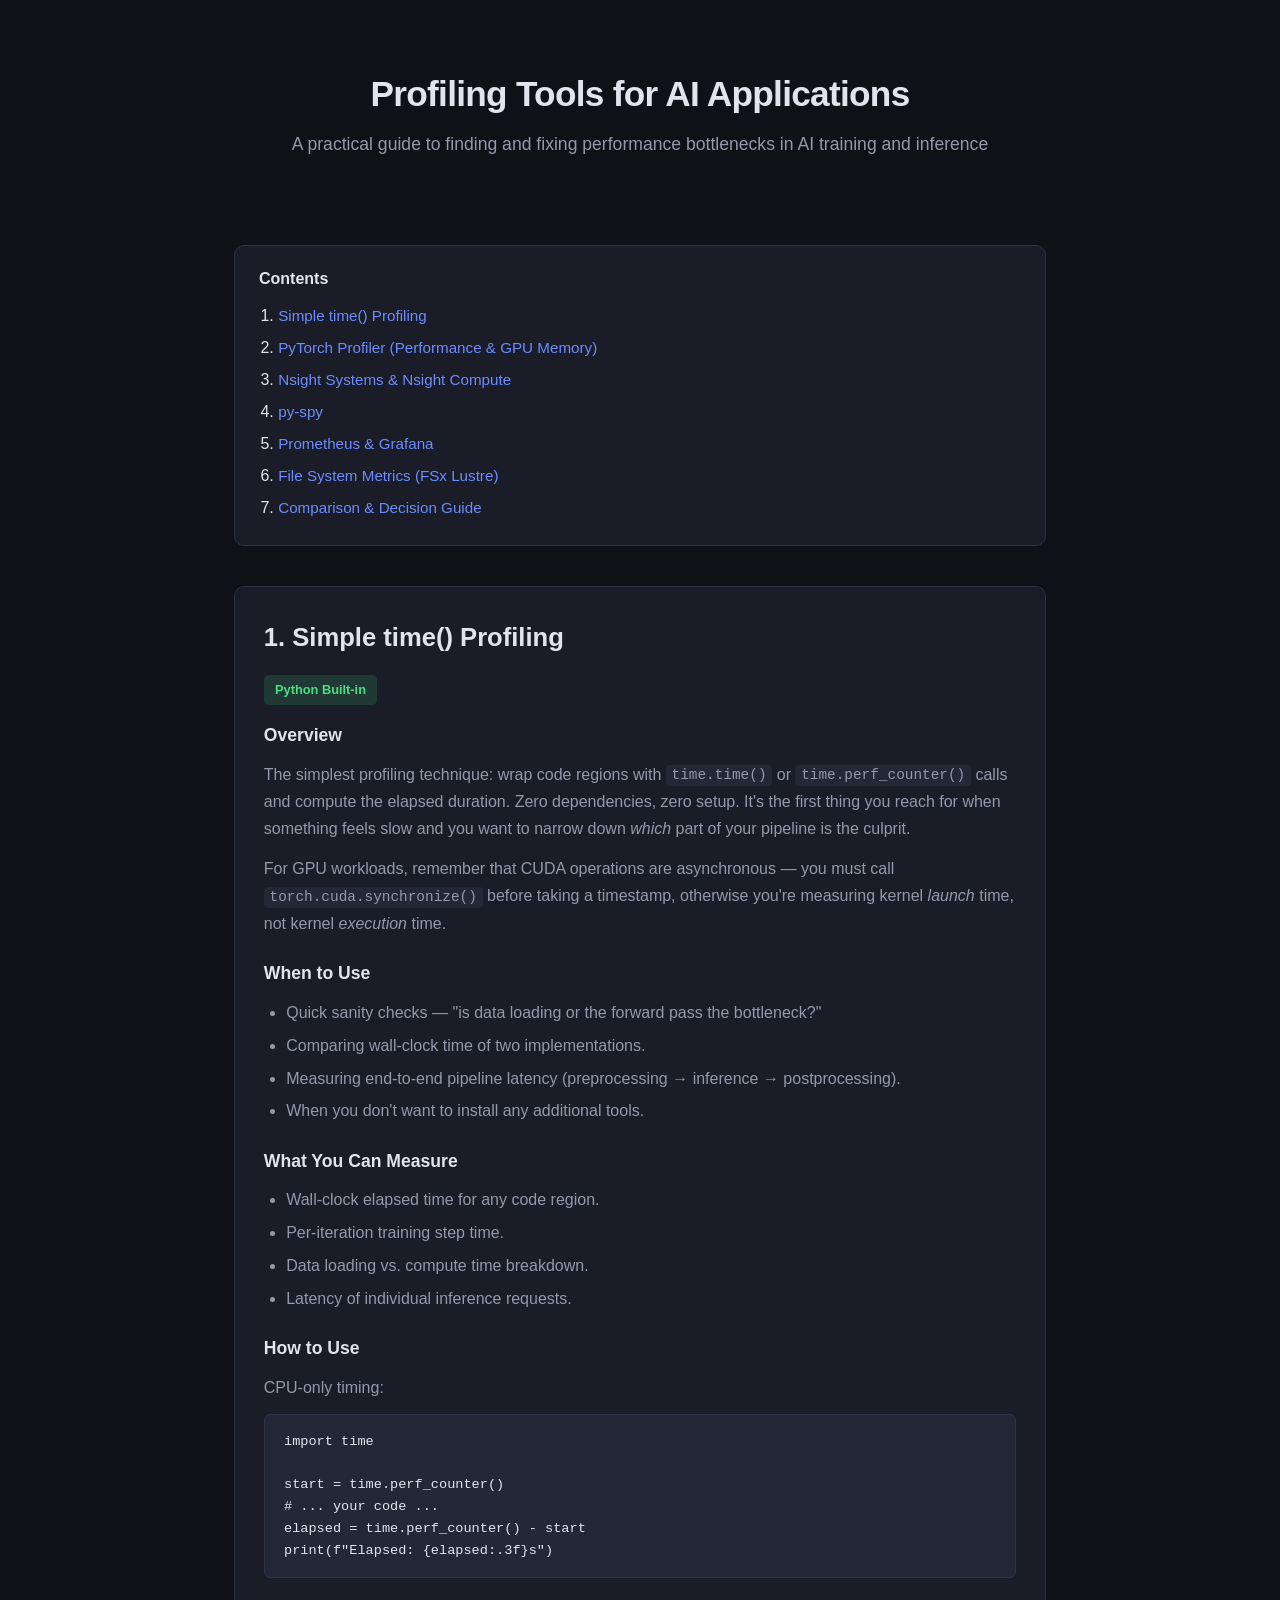
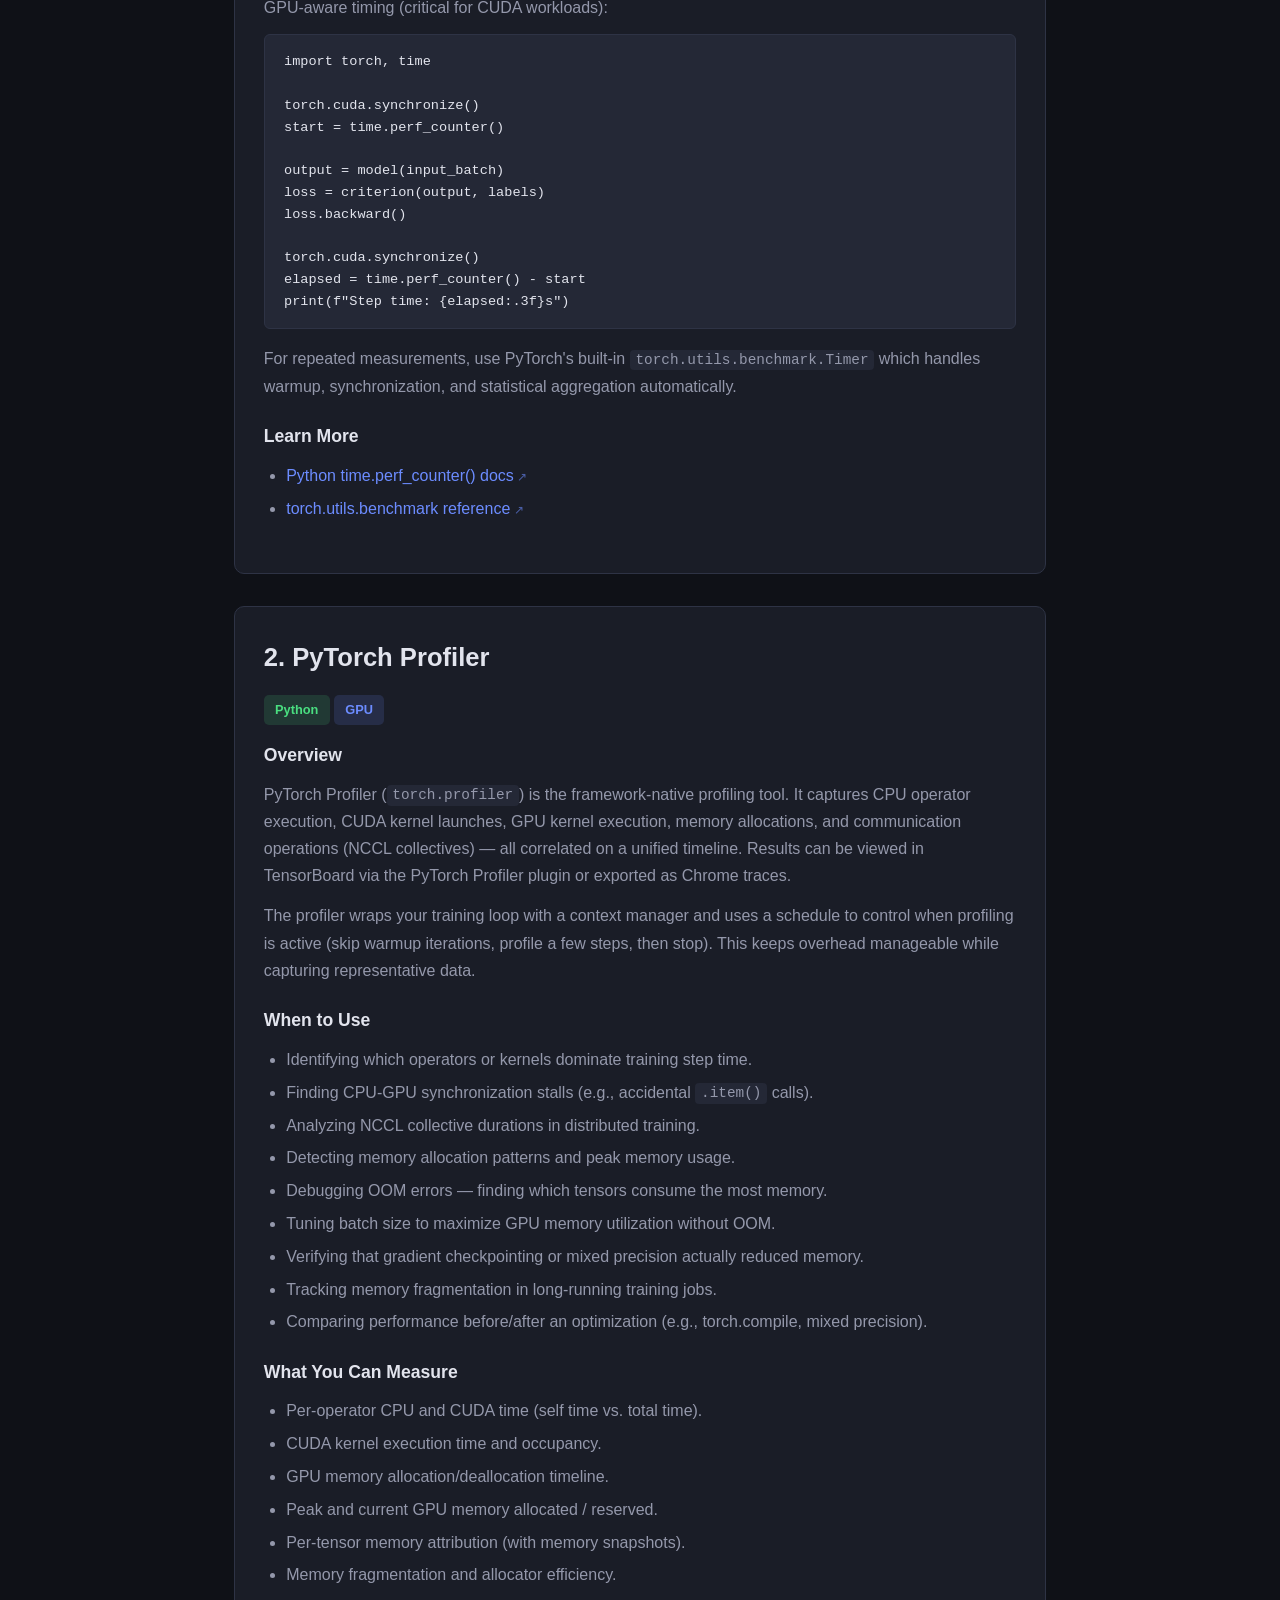
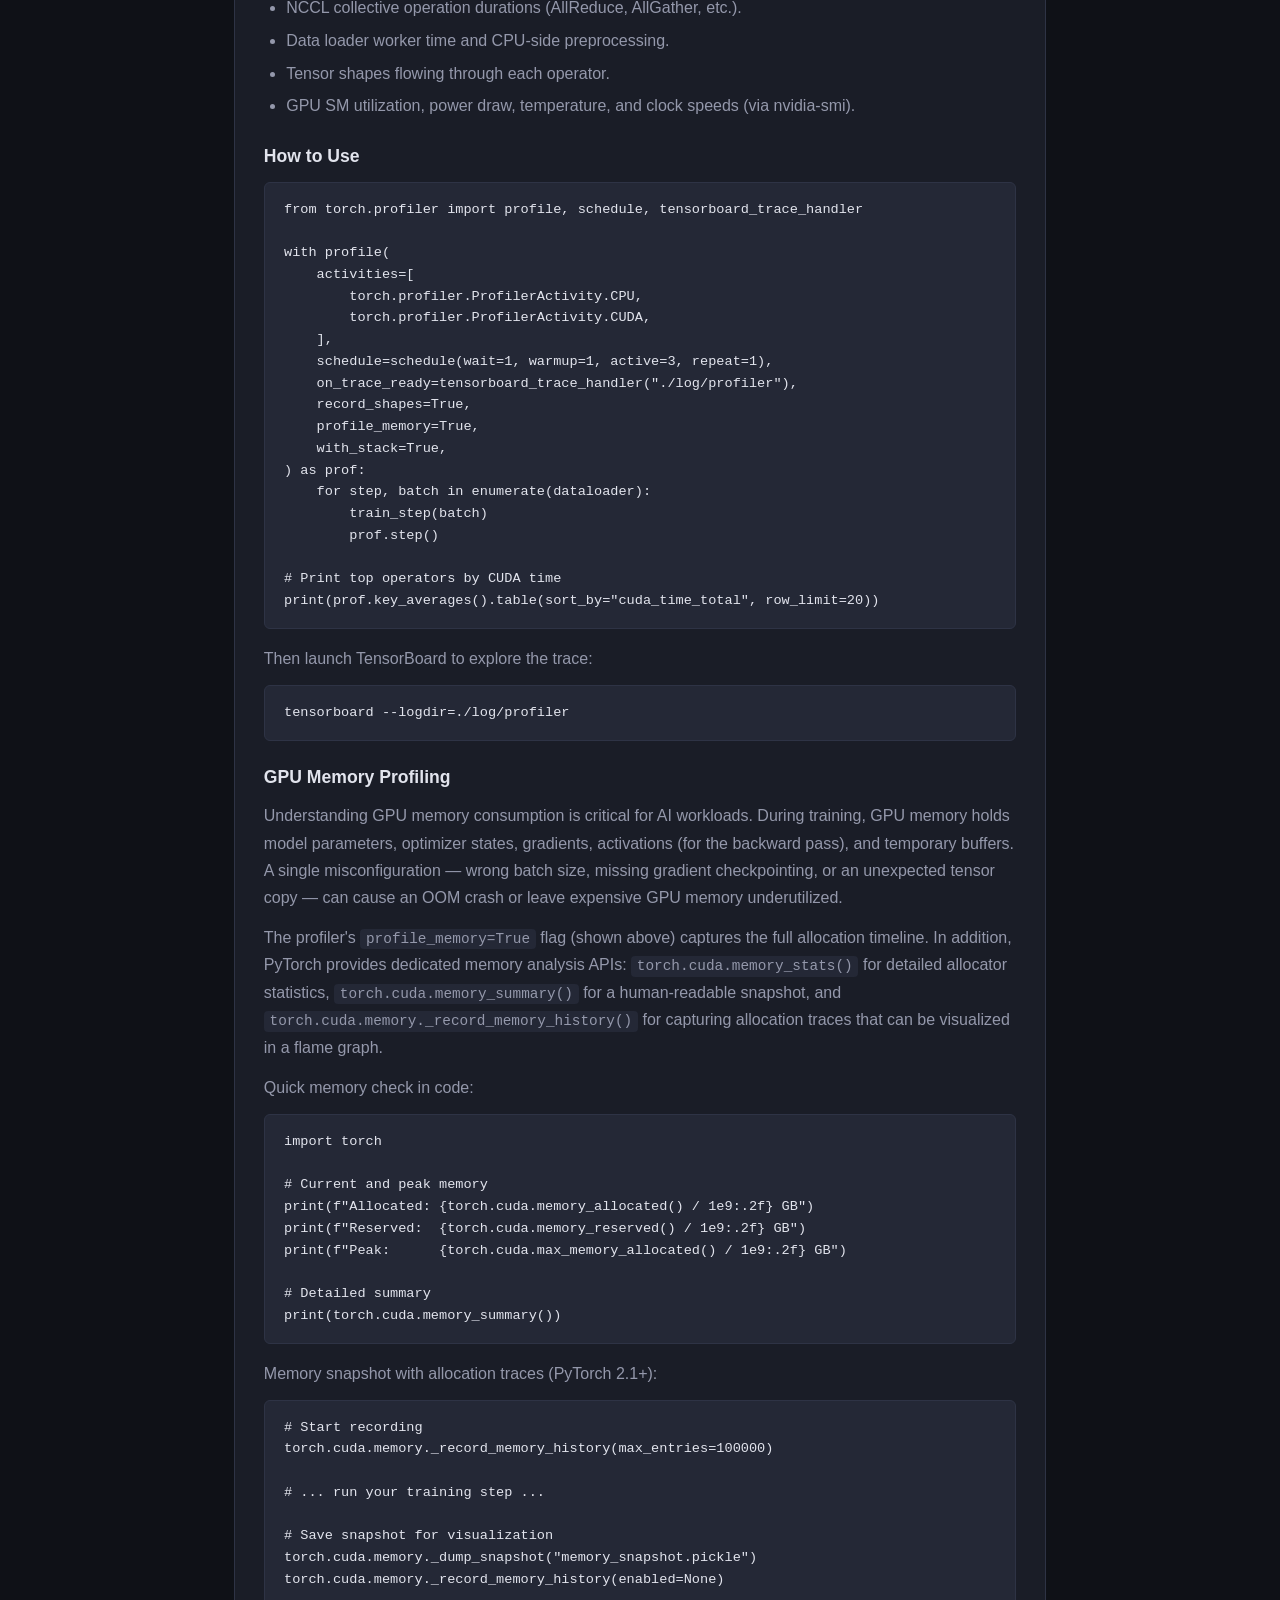
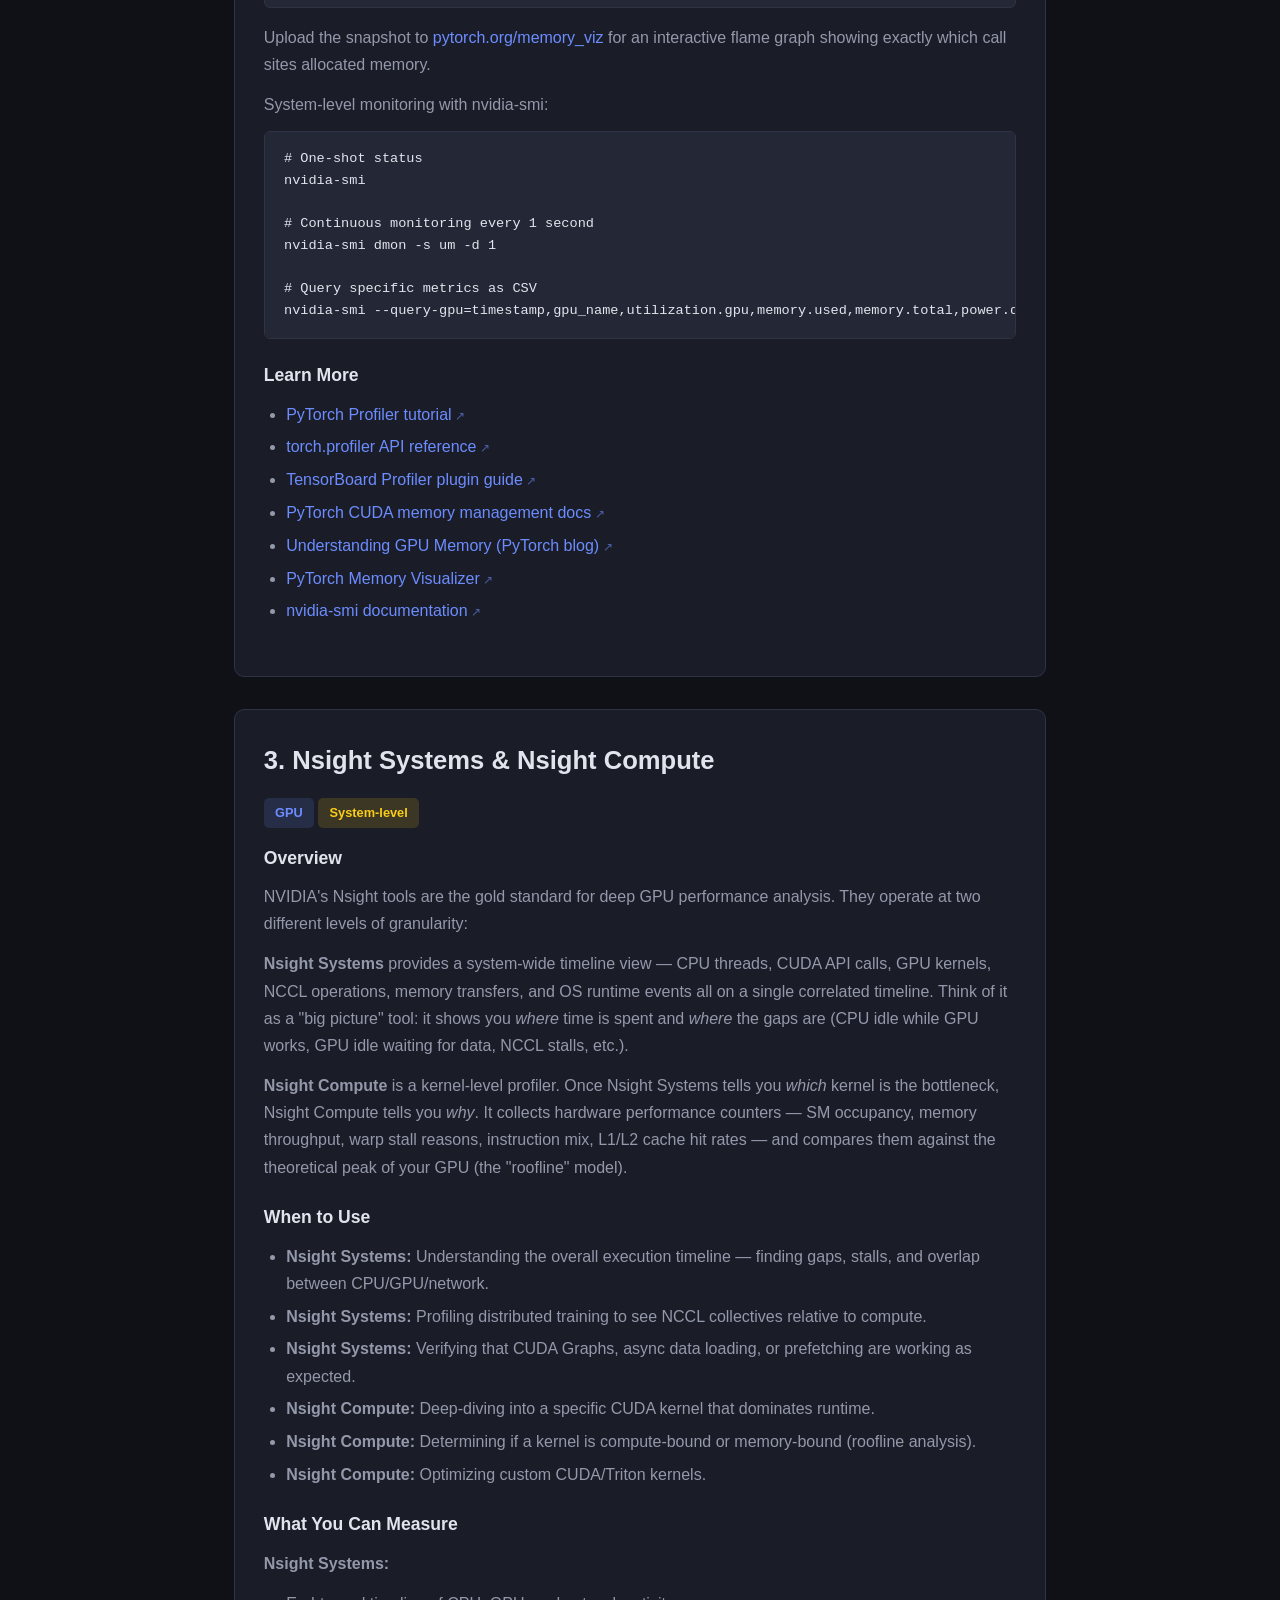
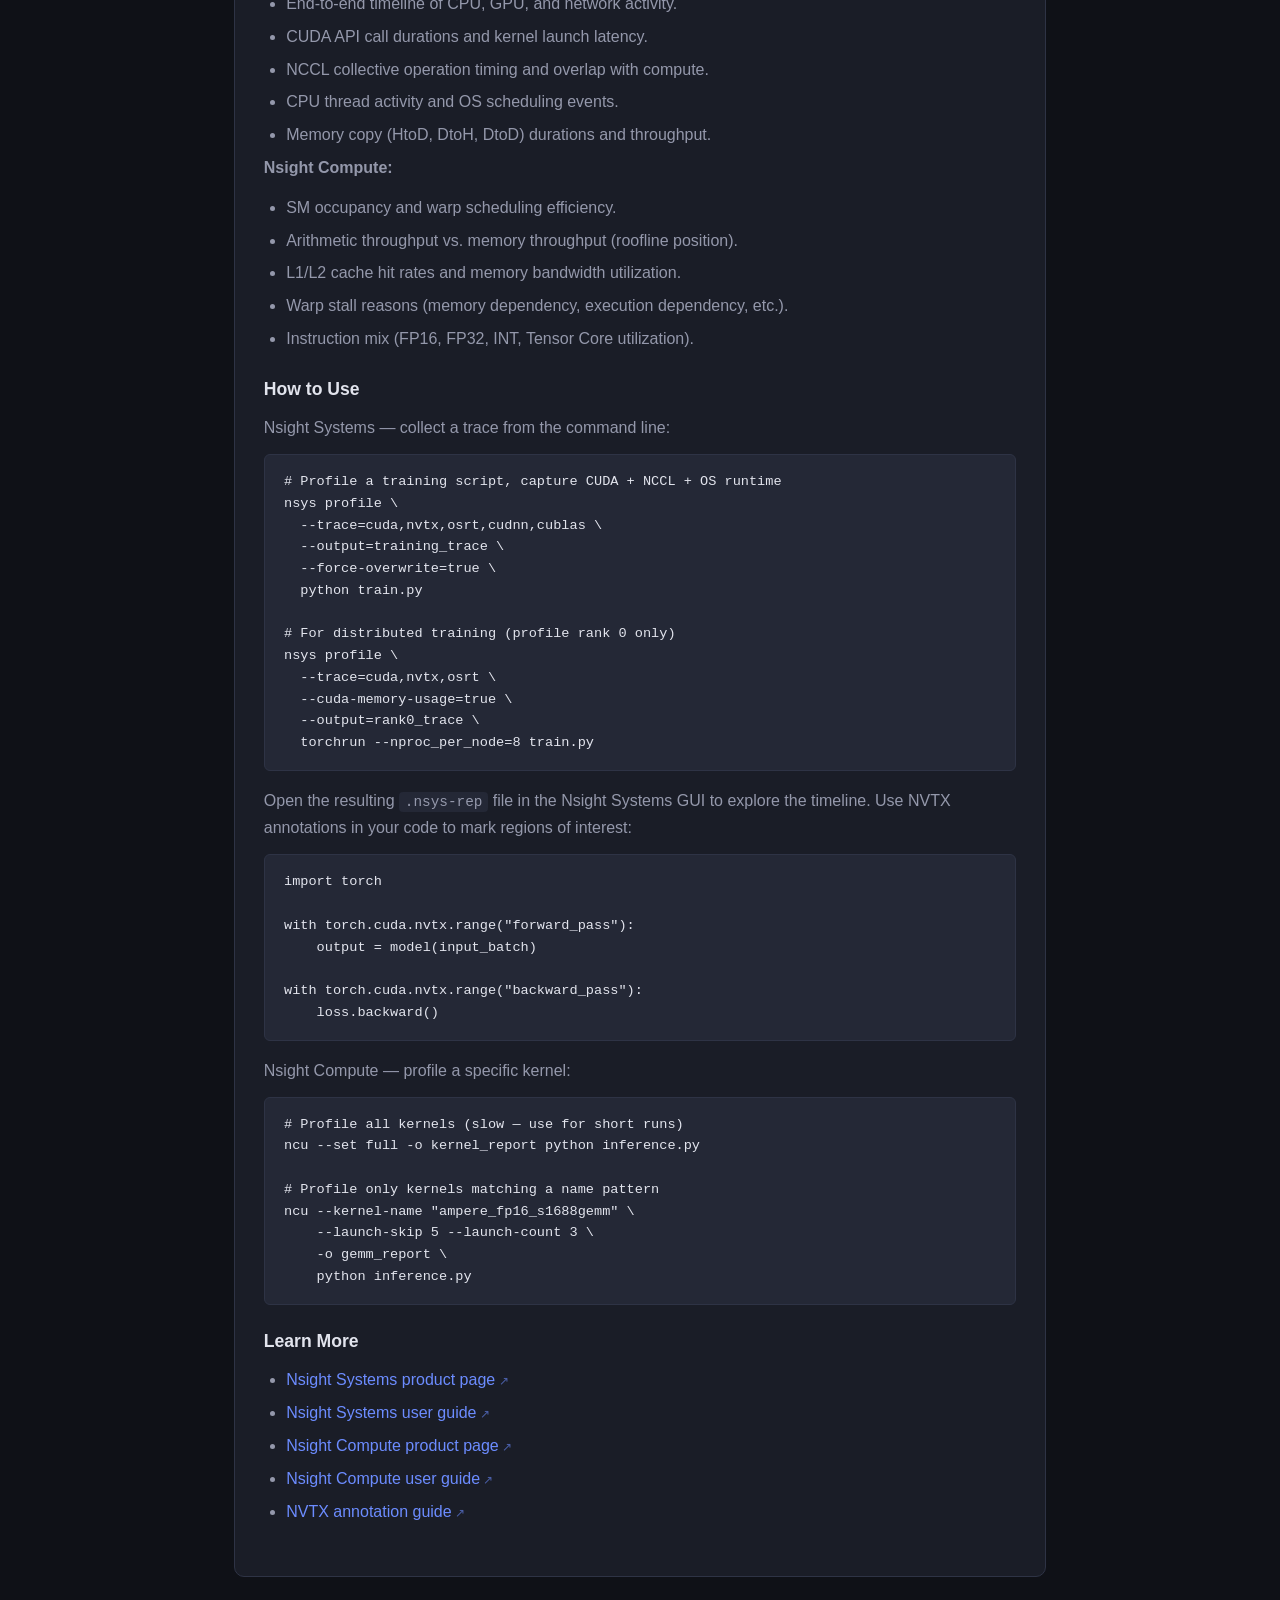
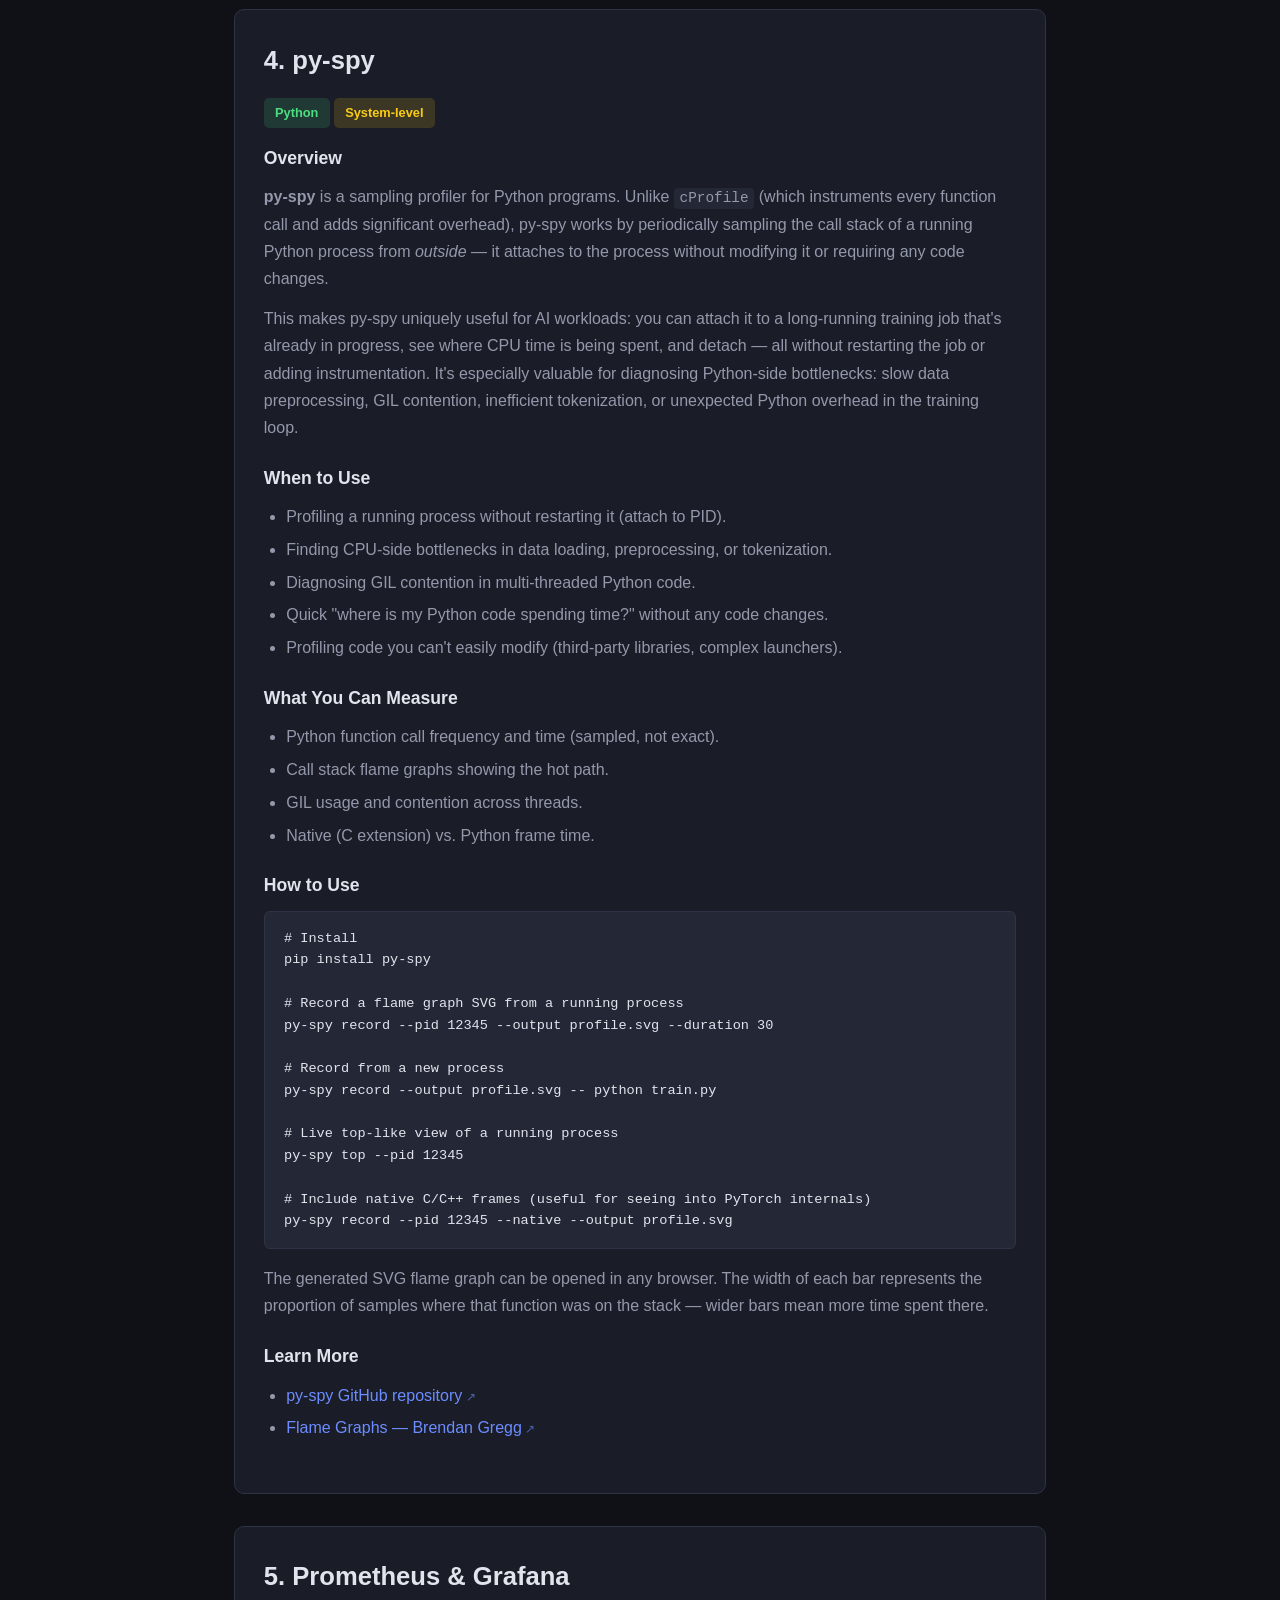
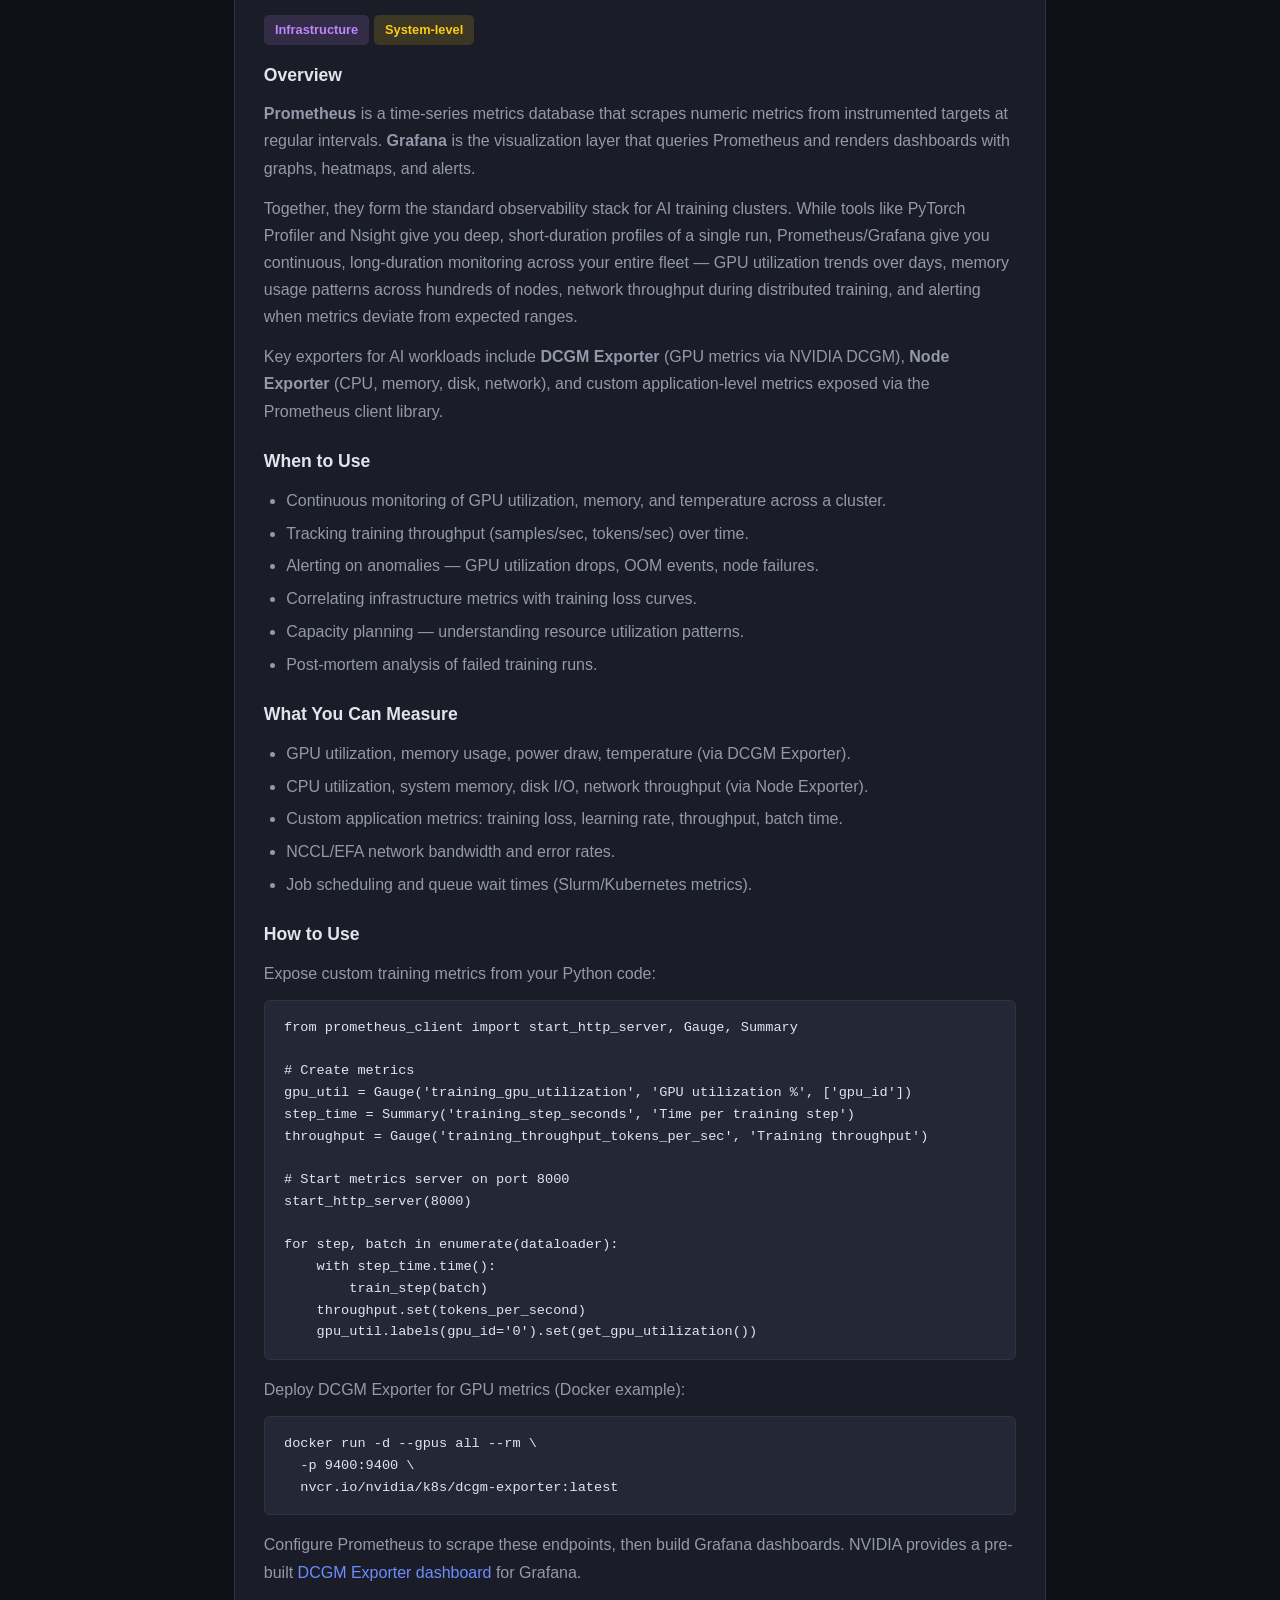
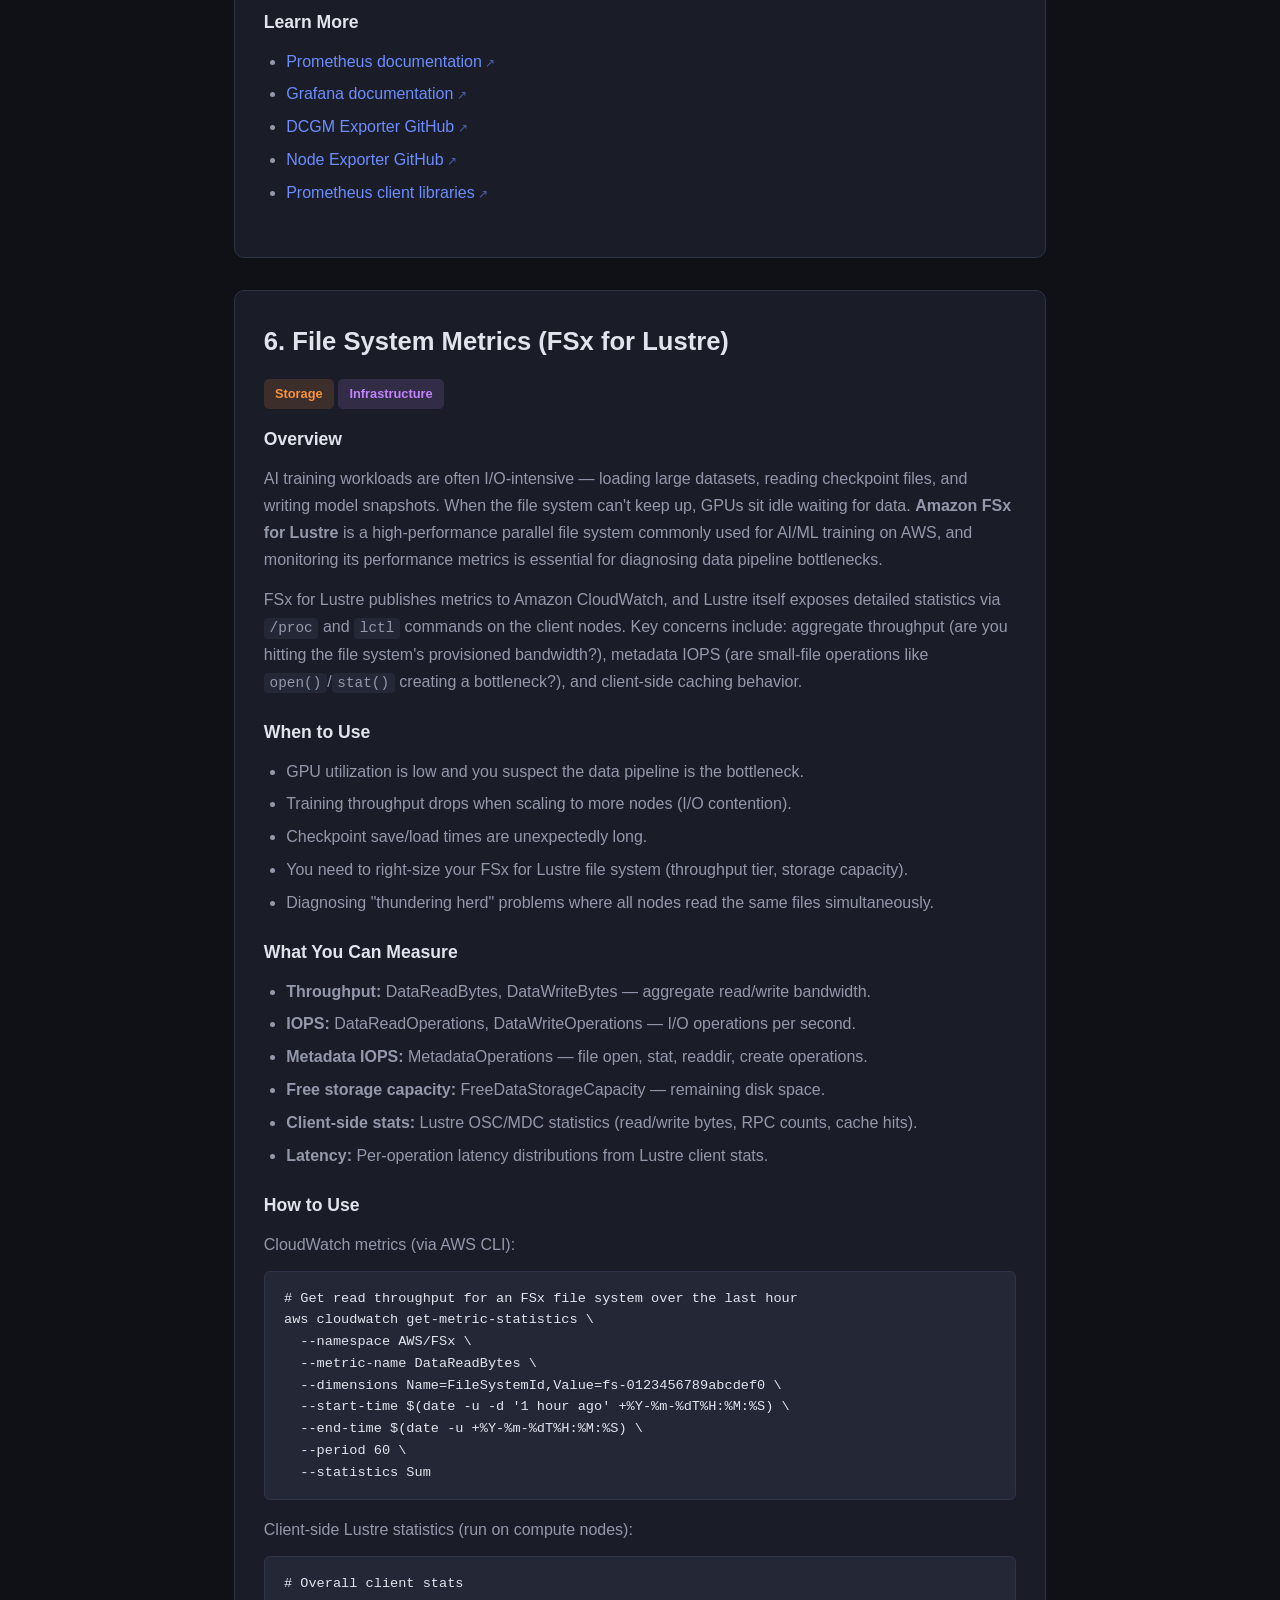
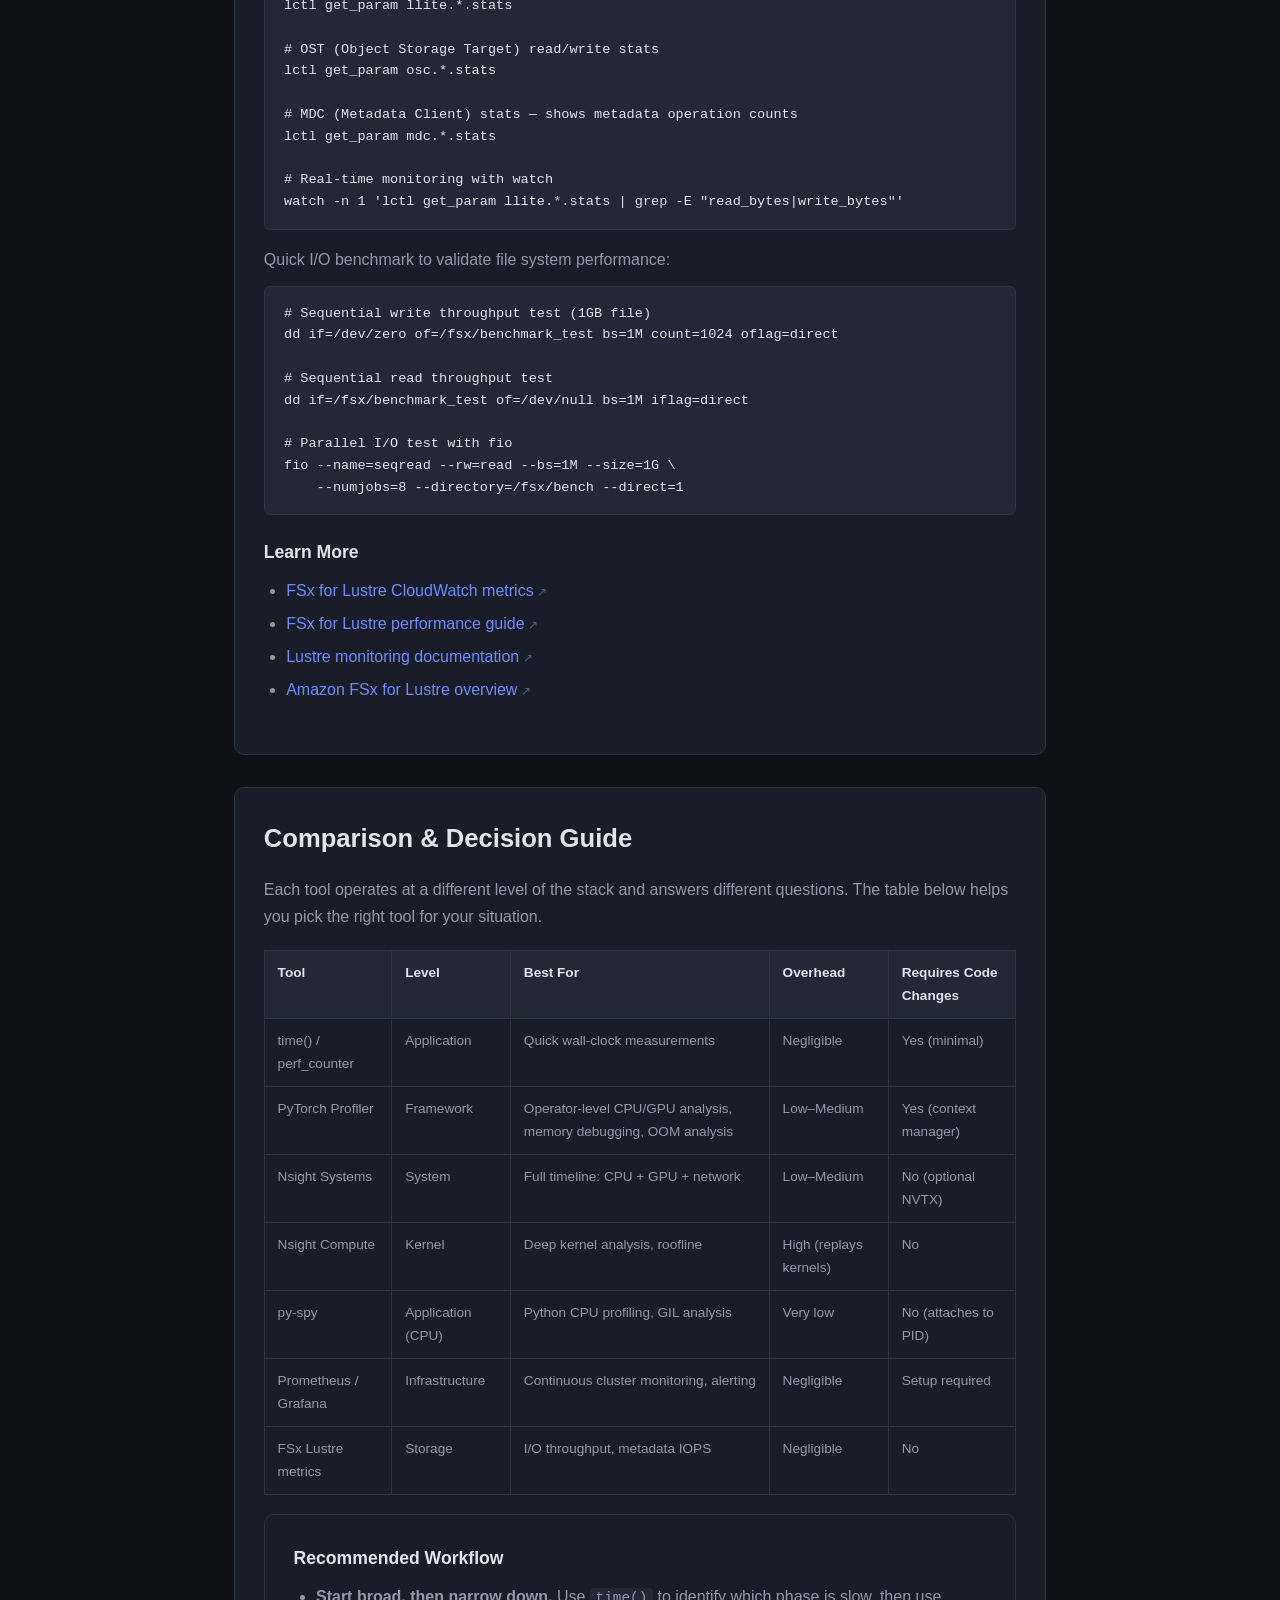
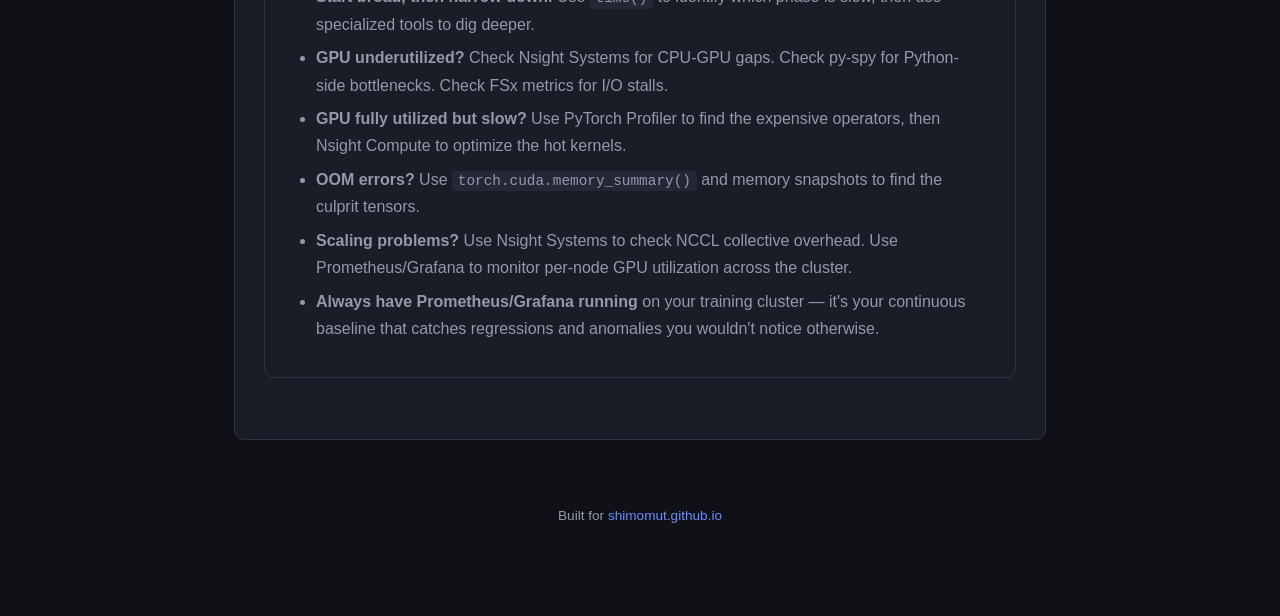
<file: profiling-tools-for-ai/index.html>
<!DOCTYPE html>
<html lang="en">
<head>
  <meta charset="UTF-8">
  <meta name="viewport" content="width=device-width, initial-scale=1.0">
  <title>Profiling Tools for AI Applications</title>
  <link rel="stylesheet" href="style.css">
</head>
<body>

  <header>
    <h1>Profiling Tools for AI Applications</h1>
    <p class="subtitle">A practical guide to finding and fixing performance bottlenecks in AI training and inference</p>
  </header>

  <nav id="toc">
    <h2>Contents</h2>
    <ol>
      <li><a href="#time-profiling">Simple time() Profiling</a></li>
      <li><a href="#pytorch-profiler">PyTorch Profiler (Performance &amp; GPU Memory)</a></li>
      <li><a href="#nsight">Nsight Systems &amp; Nsight Compute</a></li>
      <li><a href="#py-spy">py-spy</a></li>
      <li><a href="#prometheus-grafana">Prometheus &amp; Grafana</a></li>
      <li><a href="#fs-metrics">File System Metrics (FSx Lustre)</a></li>
      <li><a href="#comparison">Comparison &amp; Decision Guide</a></li>
    </ol>
  </nav>


  <!-- ============================================================ -->
  <!-- SIMPLE time() PROFILING -->
  <!-- ============================================================ -->
  <section id="time-profiling" class="tool-section">
    <h2>1. Simple time() Profiling</h2>
    <span class="tool-badge badge-python">Python Built-in</span>

    <div class="overview">
      <h3>Overview</h3>
      <p>
        The simplest profiling technique: wrap code regions with <code>time.time()</code> or
        <code>time.perf_counter()</code> calls and compute the elapsed duration. Zero dependencies,
        zero setup. It's the first thing you reach for when something feels slow and you want to
        narrow down <em>which</em> part of your pipeline is the culprit.
      </p>
      <p>
        For GPU workloads, remember that CUDA operations are asynchronous — you must call
        <code>torch.cuda.synchronize()</code> before taking a timestamp, otherwise you're
        measuring kernel <em>launch</em> time, not kernel <em>execution</em> time.
      </p>
    </div>

    <div class="when-to-use">
      <h3>When to Use</h3>
      <ul>
        <li>Quick sanity checks — "is data loading or the forward pass the bottleneck?"</li>
        <li>Comparing wall-clock time of two implementations.</li>
        <li>Measuring end-to-end pipeline latency (preprocessing → inference → postprocessing).</li>
        <li>When you don't want to install any additional tools.</li>
      </ul>
    </div>

    <div class="what-you-measure">
      <h3>What You Can Measure</h3>
      <ul>
        <li>Wall-clock elapsed time for any code region.</li>
        <li>Per-iteration training step time.</li>
        <li>Data loading vs. compute time breakdown.</li>
        <li>Latency of individual inference requests.</li>
      </ul>
    </div>

    <div class="how-to-use">
      <h3>How to Use</h3>
      <p>CPU-only timing:</p>
<pre><code>import time

start = time.perf_counter()
# ... your code ...
elapsed = time.perf_counter() - start
print(f"Elapsed: {elapsed:.3f}s")</code></pre>

      <p>GPU-aware timing (critical for CUDA workloads):</p>
<pre><code>import torch, time

torch.cuda.synchronize()
start = time.perf_counter()

output = model(input_batch)
loss = criterion(output, labels)
loss.backward()

torch.cuda.synchronize()
elapsed = time.perf_counter() - start
print(f"Step time: {elapsed:.3f}s")</code></pre>

      <p>
        For repeated measurements, use PyTorch's built-in <code>torch.utils.benchmark.Timer</code>
        which handles warmup, synchronization, and statistical aggregation automatically.
      </p>
    </div>

    <div class="links">
      <h3>Learn More</h3>
      <ul>
        <li><a href="https://docs.python.org/3/library/time.html#time.perf_counter" target="_blank" rel="noopener">Python time.perf_counter() docs</a></li>
        <li><a href="https://pytorch.org/docs/stable/benchmark_utils.html" target="_blank" rel="noopener">torch.utils.benchmark reference</a></li>
      </ul>
    </div>
  </section>


  <!-- ============================================================ -->
  <!-- PYTORCH PROFILER -->
  <!-- ============================================================ -->
  <section id="pytorch-profiler" class="tool-section">
    <h2>2. PyTorch Profiler</h2>
    <span class="tool-badge badge-python">Python</span>
    <span class="tool-badge badge-gpu">GPU</span>

    <div class="overview">
      <h3>Overview</h3>
      <p>
        PyTorch Profiler (<code>torch.profiler</code>) is the framework-native profiling tool.
        It captures CPU operator execution, CUDA kernel launches, GPU kernel execution, memory
        allocations, and communication operations (NCCL collectives) — all correlated on a
        unified timeline. Results can be viewed in TensorBoard via the PyTorch Profiler plugin
        or exported as Chrome traces.
      </p>
      <p>
        The profiler wraps your training loop with a context manager and uses a schedule to
        control when profiling is active (skip warmup iterations, profile a few steps, then stop).
        This keeps overhead manageable while capturing representative data.
      </p>
    </div>

    <div class="when-to-use">
      <h3>When to Use</h3>
      <ul>
        <li>Identifying which operators or kernels dominate training step time.</li>
        <li>Finding CPU-GPU synchronization stalls (e.g., accidental <code>.item()</code> calls).</li>
        <li>Analyzing NCCL collective durations in distributed training.</li>
        <li>Detecting memory allocation patterns and peak memory usage.</li>
        <li>Debugging OOM errors — finding which tensors consume the most memory.</li>
        <li>Tuning batch size to maximize GPU memory utilization without OOM.</li>
        <li>Verifying that gradient checkpointing or mixed precision actually reduced memory.</li>
        <li>Tracking memory fragmentation in long-running training jobs.</li>
        <li>Comparing performance before/after an optimization (e.g., torch.compile, mixed precision).</li>
      </ul>
    </div>

    <div class="what-you-measure">
      <h3>What You Can Measure</h3>
      <ul>
        <li>Per-operator CPU and CUDA time (self time vs. total time).</li>
        <li>CUDA kernel execution time and occupancy.</li>
        <li>GPU memory allocation/deallocation timeline.</li>
        <li>Peak and current GPU memory allocated / reserved.</li>
        <li>Per-tensor memory attribution (with memory snapshots).</li>
        <li>Memory fragmentation and allocator efficiency.</li>
        <li>NCCL collective operation durations (AllReduce, AllGather, etc.).</li>
        <li>Data loader worker time and CPU-side preprocessing.</li>
        <li>Tensor shapes flowing through each operator.</li>
        <li>GPU SM utilization, power draw, temperature, and clock speeds (via nvidia-smi).</li>
      </ul>
    </div>

    <div class="how-to-use">
      <h3>How to Use</h3>
<pre><code>from torch.profiler import profile, schedule, tensorboard_trace_handler

with profile(
    activities=[
        torch.profiler.ProfilerActivity.CPU,
        torch.profiler.ProfilerActivity.CUDA,
    ],
    schedule=schedule(wait=1, warmup=1, active=3, repeat=1),
    on_trace_ready=tensorboard_trace_handler("./log/profiler"),
    record_shapes=True,
    profile_memory=True,
    with_stack=True,
) as prof:
    for step, batch in enumerate(dataloader):
        train_step(batch)
        prof.step()

# Print top operators by CUDA time
print(prof.key_averages().table(sort_by="cuda_time_total", row_limit=20))</code></pre>

      <p>
        Then launch TensorBoard to explore the trace:
      </p>
<pre><code>tensorboard --logdir=./log/profiler</code></pre>
    </div>

    <div class="how-to-use" id="gpu-memory">
      <h3>GPU Memory Profiling</h3>
      <p>
        Understanding GPU memory consumption is critical for AI workloads. During training,
        GPU memory holds model parameters, optimizer states, gradients, activations (for the
        backward pass), and temporary buffers. A single misconfiguration — wrong batch size,
        missing gradient checkpointing, or an unexpected tensor copy — can cause an OOM crash
        or leave expensive GPU memory underutilized.
      </p>
      <p>
        The profiler's <code>profile_memory=True</code> flag (shown above) captures the full
        allocation timeline. In addition, PyTorch provides dedicated memory analysis APIs:
        <code>torch.cuda.memory_stats()</code> for detailed allocator statistics,
        <code>torch.cuda.memory_summary()</code> for a human-readable snapshot, and
        <code>torch.cuda.memory._record_memory_history()</code> for capturing allocation
        traces that can be visualized in a flame graph.
      </p>

      <p>Quick memory check in code:</p>
<pre><code>import torch

# Current and peak memory
print(f"Allocated: {torch.cuda.memory_allocated() / 1e9:.2f} GB")
print(f"Reserved:  {torch.cuda.memory_reserved() / 1e9:.2f} GB")
print(f"Peak:      {torch.cuda.max_memory_allocated() / 1e9:.2f} GB")

# Detailed summary
print(torch.cuda.memory_summary())</code></pre>

      <p>Memory snapshot with allocation traces (PyTorch 2.1+):</p>
<pre><code># Start recording
torch.cuda.memory._record_memory_history(max_entries=100000)

# ... run your training step ...

# Save snapshot for visualization
torch.cuda.memory._dump_snapshot("memory_snapshot.pickle")
torch.cuda.memory._record_memory_history(enabled=None)</code></pre>

      <p>
        Upload the snapshot to
        <a href="https://pytorch.org/memory_viz" target="_blank" rel="noopener">pytorch.org/memory_viz</a>
        for an interactive flame graph showing exactly which call sites allocated memory.
      </p>

      <p>System-level monitoring with nvidia-smi:</p>
<pre><code># One-shot status
nvidia-smi

# Continuous monitoring every 1 second
nvidia-smi dmon -s um -d 1

# Query specific metrics as CSV
nvidia-smi --query-gpu=timestamp,gpu_name,utilization.gpu,memory.used,memory.total,power.draw --format=csv -l 1</code></pre>
    </div>

    <div class="links">
      <h3>Learn More</h3>
      <ul>
        <li><a href="https://pytorch.org/tutorials/recipes/recipes/profiler_recipe.html" target="_blank" rel="noopener">PyTorch Profiler tutorial</a></li>
        <li><a href="https://pytorch.org/docs/stable/profiler.html" target="_blank" rel="noopener">torch.profiler API reference</a></li>
        <li><a href="https://pytorch.org/tutorials/intermediate/tensorboard_profiler_tutorial.html" target="_blank" rel="noopener">TensorBoard Profiler plugin guide</a></li>
        <li><a href="https://pytorch.org/docs/stable/torch_cuda_memory.html" target="_blank" rel="noopener">PyTorch CUDA memory management docs</a></li>
        <li><a href="https://pytorch.org/blog/understanding-gpu-memory-1/" target="_blank" rel="noopener">Understanding GPU Memory (PyTorch blog)</a></li>
        <li><a href="https://pytorch.org/memory_viz" target="_blank" rel="noopener">PyTorch Memory Visualizer</a></li>
        <li><a href="https://developer.nvidia.com/nvidia-system-management-interface" target="_blank" rel="noopener">nvidia-smi documentation</a></li>
      </ul>
    </div>
  </section>


  <!-- ============================================================ -->
  <!-- NSIGHT SYSTEMS & NSIGHT COMPUTE -->
  <!-- ============================================================ -->
  <section id="nsight" class="tool-section">
    <h2>3. Nsight Systems &amp; Nsight Compute</h2>
    <span class="tool-badge badge-gpu">GPU</span>
    <span class="tool-badge badge-system">System-level</span>

    <div class="overview">
      <h3>Overview</h3>
      <p>
        NVIDIA's Nsight tools are the gold standard for deep GPU performance analysis.
        They operate at two different levels of granularity:
      </p>
      <p>
        <strong>Nsight Systems</strong> provides a system-wide timeline view — CPU threads,
        CUDA API calls, GPU kernels, NCCL operations, memory transfers, and OS runtime events
        all on a single correlated timeline. Think of it as a "big picture" tool: it shows you
        <em>where</em> time is spent and <em>where</em> the gaps are (CPU idle while GPU works,
        GPU idle waiting for data, NCCL stalls, etc.).
      </p>
      <p>
        <strong>Nsight Compute</strong> is a kernel-level profiler. Once Nsight Systems tells
        you <em>which</em> kernel is the bottleneck, Nsight Compute tells you <em>why</em>.
        It collects hardware performance counters — SM occupancy, memory throughput, warp stall
        reasons, instruction mix, L1/L2 cache hit rates — and compares them against the
        theoretical peak of your GPU (the "roofline" model).
      </p>
    </div>

    <div class="when-to-use">
      <h3>When to Use</h3>
      <ul>
        <li><strong>Nsight Systems:</strong> Understanding the overall execution timeline — finding gaps, stalls, and overlap between CPU/GPU/network.</li>
        <li><strong>Nsight Systems:</strong> Profiling distributed training to see NCCL collectives relative to compute.</li>
        <li><strong>Nsight Systems:</strong> Verifying that CUDA Graphs, async data loading, or prefetching are working as expected.</li>
        <li><strong>Nsight Compute:</strong> Deep-diving into a specific CUDA kernel that dominates runtime.</li>
        <li><strong>Nsight Compute:</strong> Determining if a kernel is compute-bound or memory-bound (roofline analysis).</li>
        <li><strong>Nsight Compute:</strong> Optimizing custom CUDA/Triton kernels.</li>
      </ul>
    </div>

    <div class="what-you-measure">
      <h3>What You Can Measure</h3>
      <p><strong>Nsight Systems:</strong></p>
      <ul>
        <li>End-to-end timeline of CPU, GPU, and network activity.</li>
        <li>CUDA API call durations and kernel launch latency.</li>
        <li>NCCL collective operation timing and overlap with compute.</li>
        <li>CPU thread activity and OS scheduling events.</li>
        <li>Memory copy (HtoD, DtoH, DtoD) durations and throughput.</li>
      </ul>
      <p><strong>Nsight Compute:</strong></p>
      <ul>
        <li>SM occupancy and warp scheduling efficiency.</li>
        <li>Arithmetic throughput vs. memory throughput (roofline position).</li>
        <li>L1/L2 cache hit rates and memory bandwidth utilization.</li>
        <li>Warp stall reasons (memory dependency, execution dependency, etc.).</li>
        <li>Instruction mix (FP16, FP32, INT, Tensor Core utilization).</li>
      </ul>
    </div>

    <div class="how-to-use">
      <h3>How to Use</h3>
      <p>Nsight Systems — collect a trace from the command line:</p>
<pre><code># Profile a training script, capture CUDA + NCCL + OS runtime
nsys profile \
  --trace=cuda,nvtx,osrt,cudnn,cublas \
  --output=training_trace \
  --force-overwrite=true \
  python train.py

# For distributed training (profile rank 0 only)
nsys profile \
  --trace=cuda,nvtx,osrt \
  --cuda-memory-usage=true \
  --output=rank0_trace \
  torchrun --nproc_per_node=8 train.py</code></pre>

      <p>
        Open the resulting <code>.nsys-rep</code> file in the Nsight Systems GUI to explore
        the timeline. Use NVTX annotations in your code to mark regions of interest:
      </p>
<pre><code>import torch

with torch.cuda.nvtx.range("forward_pass"):
    output = model(input_batch)

with torch.cuda.nvtx.range("backward_pass"):
    loss.backward()</code></pre>

      <p>Nsight Compute — profile a specific kernel:</p>
<pre><code># Profile all kernels (slow — use for short runs)
ncu --set full -o kernel_report python inference.py

# Profile only kernels matching a name pattern
ncu --kernel-name "ampere_fp16_s1688gemm" \
    --launch-skip 5 --launch-count 3 \
    -o gemm_report \
    python inference.py</code></pre>
    </div>

    <div class="links">
      <h3>Learn More</h3>
      <ul>
        <li><a href="https://developer.nvidia.com/nsight-systems" target="_blank" rel="noopener">Nsight Systems product page</a></li>
        <li><a href="https://docs.nvidia.com/nsight-systems/UserGuide/index.html" target="_blank" rel="noopener">Nsight Systems user guide</a></li>
        <li><a href="https://developer.nvidia.com/nsight-compute" target="_blank" rel="noopener">Nsight Compute product page</a></li>
        <li><a href="https://docs.nvidia.com/nsight-compute/NsightCompute/index.html" target="_blank" rel="noopener">Nsight Compute user guide</a></li>
        <li><a href="https://developer.nvidia.com/blog/nvidia-tools-extension-api-nvtx-annotation-tool-activity/" target="_blank" rel="noopener">NVTX annotation guide</a></li>
      </ul>
    </div>
  </section>


  <!-- ============================================================ -->
  <!-- PY-SPY -->
  <!-- ============================================================ -->
  <section id="py-spy" class="tool-section">
    <h2>4. py-spy</h2>
    <span class="tool-badge badge-python">Python</span>
    <span class="tool-badge badge-system">System-level</span>

    <div class="overview">
      <h3>Overview</h3>
      <p>
        <strong>py-spy</strong> is a sampling profiler for Python programs. Unlike
        <code>cProfile</code> (which instruments every function call and adds significant
        overhead), py-spy works by periodically sampling the call stack of a running Python
        process from <em>outside</em> — it attaches to the process without modifying it or
        requiring any code changes.
      </p>
      <p>
        This makes py-spy uniquely useful for AI workloads: you can attach it to a
        long-running training job that's already in progress, see where CPU time is being
        spent, and detach — all without restarting the job or adding instrumentation. It's
        especially valuable for diagnosing Python-side bottlenecks: slow data preprocessing,
        GIL contention, inefficient tokenization, or unexpected Python overhead in the
        training loop.
      </p>
    </div>

    <div class="when-to-use">
      <h3>When to Use</h3>
      <ul>
        <li>Profiling a running process without restarting it (attach to PID).</li>
        <li>Finding CPU-side bottlenecks in data loading, preprocessing, or tokenization.</li>
        <li>Diagnosing GIL contention in multi-threaded Python code.</li>
        <li>Quick "where is my Python code spending time?" without any code changes.</li>
        <li>Profiling code you can't easily modify (third-party libraries, complex launchers).</li>
      </ul>
    </div>

    <div class="what-you-measure">
      <h3>What You Can Measure</h3>
      <ul>
        <li>Python function call frequency and time (sampled, not exact).</li>
        <li>Call stack flame graphs showing the hot path.</li>
        <li>GIL usage and contention across threads.</li>
        <li>Native (C extension) vs. Python frame time.</li>
      </ul>
    </div>

    <div class="how-to-use">
      <h3>How to Use</h3>
<pre><code># Install
pip install py-spy

# Record a flame graph SVG from a running process
py-spy record --pid 12345 --output profile.svg --duration 30

# Record from a new process
py-spy record --output profile.svg -- python train.py

# Live top-like view of a running process
py-spy top --pid 12345

# Include native C/C++ frames (useful for seeing into PyTorch internals)
py-spy record --pid 12345 --native --output profile.svg</code></pre>

      <p>
        The generated SVG flame graph can be opened in any browser. The width of each bar
        represents the proportion of samples where that function was on the stack — wider
        bars mean more time spent there.
      </p>
    </div>

    <div class="links">
      <h3>Learn More</h3>
      <ul>
        <li><a href="https://github.com/benfred/py-spy" target="_blank" rel="noopener">py-spy GitHub repository</a></li>
        <li><a href="https://www.brendangregg.com/flamegraphs.html" target="_blank" rel="noopener">Flame Graphs — Brendan Gregg</a></li>
      </ul>
    </div>
  </section>


  <!-- ============================================================ -->
  <!-- PROMETHEUS & GRAFANA -->
  <!-- ============================================================ -->
  <section id="prometheus-grafana" class="tool-section">
    <h2>5. Prometheus &amp; Grafana</h2>
    <span class="tool-badge badge-infra">Infrastructure</span>
    <span class="tool-badge badge-system">System-level</span>

    <div class="overview">
      <h3>Overview</h3>
      <p>
        <strong>Prometheus</strong> is a time-series metrics database that scrapes numeric
        metrics from instrumented targets at regular intervals. <strong>Grafana</strong> is
        the visualization layer that queries Prometheus and renders dashboards with graphs,
        heatmaps, and alerts.
      </p>
      <p>
        Together, they form the standard observability stack for AI training clusters. While
        tools like PyTorch Profiler and Nsight give you deep, short-duration profiles of a
        single run, Prometheus/Grafana give you continuous, long-duration monitoring across
        your entire fleet — GPU utilization trends over days, memory usage patterns across
        hundreds of nodes, network throughput during distributed training, and alerting when
        metrics deviate from expected ranges.
      </p>
      <p>
        Key exporters for AI workloads include <strong>DCGM Exporter</strong> (GPU metrics
        via NVIDIA DCGM), <strong>Node Exporter</strong> (CPU, memory, disk, network), and
        custom application-level metrics exposed via the Prometheus client library.
      </p>
    </div>

    <div class="when-to-use">
      <h3>When to Use</h3>
      <ul>
        <li>Continuous monitoring of GPU utilization, memory, and temperature across a cluster.</li>
        <li>Tracking training throughput (samples/sec, tokens/sec) over time.</li>
        <li>Alerting on anomalies — GPU utilization drops, OOM events, node failures.</li>
        <li>Correlating infrastructure metrics with training loss curves.</li>
        <li>Capacity planning — understanding resource utilization patterns.</li>
        <li>Post-mortem analysis of failed training runs.</li>
      </ul>
    </div>

    <div class="what-you-measure">
      <h3>What You Can Measure</h3>
      <ul>
        <li>GPU utilization, memory usage, power draw, temperature (via DCGM Exporter).</li>
        <li>CPU utilization, system memory, disk I/O, network throughput (via Node Exporter).</li>
        <li>Custom application metrics: training loss, learning rate, throughput, batch time.</li>
        <li>NCCL/EFA network bandwidth and error rates.</li>
        <li>Job scheduling and queue wait times (Slurm/Kubernetes metrics).</li>
      </ul>
    </div>

    <div class="how-to-use">
      <h3>How to Use</h3>
      <p>Expose custom training metrics from your Python code:</p>
<pre><code>from prometheus_client import start_http_server, Gauge, Summary

# Create metrics
gpu_util = Gauge('training_gpu_utilization', 'GPU utilization %', ['gpu_id'])
step_time = Summary('training_step_seconds', 'Time per training step')
throughput = Gauge('training_throughput_tokens_per_sec', 'Training throughput')

# Start metrics server on port 8000
start_http_server(8000)

for step, batch in enumerate(dataloader):
    with step_time.time():
        train_step(batch)
    throughput.set(tokens_per_second)
    gpu_util.labels(gpu_id='0').set(get_gpu_utilization())</code></pre>

      <p>Deploy DCGM Exporter for GPU metrics (Docker example):</p>
<pre><code>docker run -d --gpus all --rm \
  -p 9400:9400 \
  nvcr.io/nvidia/k8s/dcgm-exporter:latest</code></pre>

      <p>
        Configure Prometheus to scrape these endpoints, then build Grafana dashboards.
        NVIDIA provides a pre-built
        <a href="https://grafana.com/grafana/dashboards/12239-nvidia-dcgm-exporter-dashboard/" target="_blank" rel="noopener">DCGM Exporter dashboard</a>
        for Grafana.
      </p>
    </div>

    <div class="links">
      <h3>Learn More</h3>
      <ul>
        <li><a href="https://prometheus.io/docs/introduction/overview/" target="_blank" rel="noopener">Prometheus documentation</a></li>
        <li><a href="https://grafana.com/docs/grafana/latest/" target="_blank" rel="noopener">Grafana documentation</a></li>
        <li><a href="https://github.com/NVIDIA/dcgm-exporter" target="_blank" rel="noopener">DCGM Exporter GitHub</a></li>
        <li><a href="https://github.com/prometheus/node_exporter" target="_blank" rel="noopener">Node Exporter GitHub</a></li>
        <li><a href="https://prometheus.io/docs/instrumenting/clientlibs/" target="_blank" rel="noopener">Prometheus client libraries</a></li>
      </ul>
    </div>
  </section>


  <!-- ============================================================ -->
  <!-- FILE SYSTEM METRICS (FSx Lustre) -->
  <!-- ============================================================ -->
  <section id="fs-metrics" class="tool-section">
    <h2>6. File System Metrics (FSx for Lustre)</h2>
    <span class="tool-badge badge-storage">Storage</span>
    <span class="tool-badge badge-infra">Infrastructure</span>

    <div class="overview">
      <h3>Overview</h3>
      <p>
        AI training workloads are often I/O-intensive — loading large datasets, reading
        checkpoint files, and writing model snapshots. When the file system can't keep up,
        GPUs sit idle waiting for data. <strong>Amazon FSx for Lustre</strong> is a
        high-performance parallel file system commonly used for AI/ML training on AWS,
        and monitoring its performance metrics is essential for diagnosing data pipeline
        bottlenecks.
      </p>
      <p>
        FSx for Lustre publishes metrics to Amazon CloudWatch, and Lustre itself exposes
        detailed statistics via <code>/proc</code> and <code>lctl</code> commands on the
        client nodes. Key concerns include: aggregate throughput (are you hitting the file
        system's provisioned bandwidth?), metadata IOPS (are small-file operations like
        <code>open()</code>/<code>stat()</code> creating a bottleneck?), and client-side
        caching behavior.
      </p>
    </div>

    <div class="when-to-use">
      <h3>When to Use</h3>
      <ul>
        <li>GPU utilization is low and you suspect the data pipeline is the bottleneck.</li>
        <li>Training throughput drops when scaling to more nodes (I/O contention).</li>
        <li>Checkpoint save/load times are unexpectedly long.</li>
        <li>You need to right-size your FSx for Lustre file system (throughput tier, storage capacity).</li>
        <li>Diagnosing "thundering herd" problems where all nodes read the same files simultaneously.</li>
      </ul>
    </div>

    <div class="what-you-measure">
      <h3>What You Can Measure</h3>
      <ul>
        <li><strong>Throughput:</strong> DataReadBytes, DataWriteBytes — aggregate read/write bandwidth.</li>
        <li><strong>IOPS:</strong> DataReadOperations, DataWriteOperations — I/O operations per second.</li>
        <li><strong>Metadata IOPS:</strong> MetadataOperations — file open, stat, readdir, create operations.</li>
        <li><strong>Free storage capacity:</strong> FreeDataStorageCapacity — remaining disk space.</li>
        <li><strong>Client-side stats:</strong> Lustre OSC/MDC statistics (read/write bytes, RPC counts, cache hits).</li>
        <li><strong>Latency:</strong> Per-operation latency distributions from Lustre client stats.</li>
      </ul>
    </div>

    <div class="how-to-use">
      <h3>How to Use</h3>
      <p>CloudWatch metrics (via AWS CLI):</p>
<pre><code># Get read throughput for an FSx file system over the last hour
aws cloudwatch get-metric-statistics \
  --namespace AWS/FSx \
  --metric-name DataReadBytes \
  --dimensions Name=FileSystemId,Value=fs-0123456789abcdef0 \
  --start-time $(date -u -d '1 hour ago' +%Y-%m-%dT%H:%M:%S) \
  --end-time $(date -u +%Y-%m-%dT%H:%M:%S) \
  --period 60 \
  --statistics Sum</code></pre>

      <p>Client-side Lustre statistics (run on compute nodes):</p>
<pre><code># Overall client stats
lctl get_param llite.*.stats

# OST (Object Storage Target) read/write stats
lctl get_param osc.*.stats

# MDC (Metadata Client) stats — shows metadata operation counts
lctl get_param mdc.*.stats

# Real-time monitoring with watch
watch -n 1 'lctl get_param llite.*.stats | grep -E "read_bytes|write_bytes"'</code></pre>

      <p>Quick I/O benchmark to validate file system performance:</p>
<pre><code># Sequential write throughput test (1GB file)
dd if=/dev/zero of=/fsx/benchmark_test bs=1M count=1024 oflag=direct

# Sequential read throughput test
dd if=/fsx/benchmark_test of=/dev/null bs=1M iflag=direct

# Parallel I/O test with fio
fio --name=seqread --rw=read --bs=1M --size=1G \
    --numjobs=8 --directory=/fsx/bench --direct=1</code></pre>
    </div>

    <div class="links">
      <h3>Learn More</h3>
      <ul>
        <li><a href="https://docs.aws.amazon.com/fsx/latest/LustreGuide/monitoring-cloudwatch.html" target="_blank" rel="noopener">FSx for Lustre CloudWatch metrics</a></li>
        <li><a href="https://docs.aws.amazon.com/fsx/latest/LustreGuide/performance.html" target="_blank" rel="noopener">FSx for Lustre performance guide</a></li>
        <li><a href="https://doc.lustre.org/lustre_manual.xhtml#monitoring_lustre" target="_blank" rel="noopener">Lustre monitoring documentation</a></li>
        <li><a href="https://docs.aws.amazon.com/fsx/latest/LustreGuide/what-is.html" target="_blank" rel="noopener">Amazon FSx for Lustre overview</a></li>
      </ul>
    </div>
  </section>


  <!-- ============================================================ -->
  <!-- COMPARISON & DECISION GUIDE -->
  <!-- ============================================================ -->
  <section id="comparison" class="tool-section">
    <h2>Comparison &amp; Decision Guide</h2>

    <p>
      Each tool operates at a different level of the stack and answers different questions.
      The table below helps you pick the right tool for your situation.
    </p>

    <div class="table-wrapper">
      <table class="comparison-table">
        <thead>
          <tr>
            <th>Tool</th>
            <th>Level</th>
            <th>Best For</th>
            <th>Overhead</th>
            <th>Requires Code Changes</th>
          </tr>
        </thead>
        <tbody>
          <tr>
            <td>time() / perf_counter</td>
            <td>Application</td>
            <td>Quick wall-clock measurements</td>
            <td>Negligible</td>
            <td>Yes (minimal)</td>
          </tr>
          <tr>
            <td>PyTorch Profiler</td>
            <td>Framework</td>
            <td>Operator-level CPU/GPU analysis, memory debugging, OOM analysis</td>
            <td>Low–Medium</td>
            <td>Yes (context manager)</td>
          </tr>
          <tr>
            <td>Nsight Systems</td>
            <td>System</td>
            <td>Full timeline: CPU + GPU + network</td>
            <td>Low–Medium</td>
            <td>No (optional NVTX)</td>
          </tr>
          <tr>
            <td>Nsight Compute</td>
            <td>Kernel</td>
            <td>Deep kernel analysis, roofline</td>
            <td>High (replays kernels)</td>
            <td>No</td>
          </tr>
          <tr>
            <td>py-spy</td>
            <td>Application (CPU)</td>
            <td>Python CPU profiling, GIL analysis</td>
            <td>Very low</td>
            <td>No (attaches to PID)</td>
          </tr>
          <tr>
            <td>Prometheus / Grafana</td>
            <td>Infrastructure</td>
            <td>Continuous cluster monitoring, alerting</td>
            <td>Negligible</td>
            <td>Setup required</td>
          </tr>
          <tr>
            <td>FSx Lustre metrics</td>
            <td>Storage</td>
            <td>I/O throughput, metadata IOPS</td>
            <td>Negligible</td>
            <td>No</td>
          </tr>
        </tbody>
      </table>
    </div>

    <div class="key-takeaways">
      <h3>Recommended Workflow</h3>
      <ul>
        <li><strong>Start broad, then narrow down.</strong> Use <code>time()</code> to identify which phase is slow, then use specialized tools to dig deeper.</li>
        <li><strong>GPU underutilized?</strong> Check Nsight Systems for CPU-GPU gaps. Check py-spy for Python-side bottlenecks. Check FSx metrics for I/O stalls.</li>
        <li><strong>GPU fully utilized but slow?</strong> Use PyTorch Profiler to find the expensive operators, then Nsight Compute to optimize the hot kernels.</li>
        <li><strong>OOM errors?</strong> Use <code>torch.cuda.memory_summary()</code> and memory snapshots to find the culprit tensors.</li>
        <li><strong>Scaling problems?</strong> Use Nsight Systems to check NCCL collective overhead. Use Prometheus/Grafana to monitor per-node GPU utilization across the cluster.</li>
        <li><strong>Always have Prometheus/Grafana running</strong> on your training cluster — it's your continuous baseline that catches regressions and anomalies you wouldn't notice otherwise.</li>
      </ul>
    </div>
  </section>

  <footer>
    <p>Built for <a href="https://shimomut.github.io/">shimomut.github.io</a></p>
  </footer>

</body>
</html>
</file>
<file: attention-mechanism/style.css>
/* ===== Reset & Base ===== */
*, *::before, *::after { box-sizing: border-box; margin: 0; padding: 0; }

:root {
  --bg: #0f1117;
  --surface: #1a1d27;
  --surface2: #242836;
  --border: #2e3345;
  --text: #e2e4ed;
  --text-muted: #9498ab;
  --accent: #6c8cff;
  --accent-glow: rgba(108,140,255,.25);
  --green: #4ade80;
  --yellow: #facc15;
  --orange: #fb923c;
  --red: #f87171;
  --purple: #c084fc;
  --cyan: #22d3ee;
  --pink: #f472b6;
  --blue: #6c8cff;
  --radius: 10px;
  --font: 'Inter', -apple-system, BlinkMacSystemFont, 'Segoe UI', Roboto, sans-serif;
  --mono: 'JetBrains Mono', 'Fira Code', monospace;
}

body {
  font-family: var(--font);
  background: var(--bg);
  color: var(--text);
  line-height: 1.7;
  max-width: 860px;
  margin: 0 auto;
  padding: 2rem 1.5rem 4rem;
}

/* ===== Typography ===== */
h1 { font-size: 2.2rem; font-weight: 700; letter-spacing: -0.02em; margin-bottom: .4rem; }
h2 { font-size: 1.6rem; font-weight: 600; margin-bottom: 1rem; padding-top: 1rem; }
h3 { font-size: 1.1rem; font-weight: 600; margin-bottom: .6rem; color: var(--text); }
p  { margin-bottom: .8rem; color: var(--text-muted); }
strong { color: var(--text); }
em { color: var(--text); font-style: italic; }
code {
  font-family: var(--mono);
  background: var(--surface2);
  padding: .15em .4em;
  border-radius: 4px;
  font-size: .9em;
}
a { color: var(--accent); text-decoration: none; }
a:hover { text-decoration: underline; }

/* ===== Header ===== */
header { text-align: center; margin-bottom: 2.5rem; padding: 2rem 0; }
.subtitle { font-size: 1.1rem; color: var(--text-muted); }

/* ===== TOC ===== */
#toc {
  background: var(--surface);
  border: 1px solid var(--border);
  border-radius: var(--radius);
  padding: 1.2rem 1.5rem;
  margin-bottom: 2.5rem;
}
#toc h2 { font-size: 1rem; margin-bottom: .6rem; padding-top: 0; }
#toc ol { padding-left: 1.2rem; }
#toc li { margin-bottom: .3rem; }
#toc a { color: var(--accent); font-size: .95rem; }

/* ===== Sections ===== */
.topic {
  background: var(--surface);
  border: 1px solid var(--border);
  border-radius: var(--radius);
  padding: 1.8rem;
  margin-bottom: 2rem;
}
.topic > h2 { margin-top: 0; padding-top: 0; }

.concept, .how-it-differs, .visual-container, .key-points {
  margin-bottom: 1.4rem;
}
.concept ul, .how-it-differs ul, .key-points ul {
  padding-left: 1.4rem;
  color: var(--text-muted);
}
.concept li, .how-it-differs li, .key-points li {
  margin-bottom: .35rem;
}

/* ===== Canvas / Visuals ===== */
.visual-container {
  background: var(--bg);
  border: 1px solid var(--border);
  border-radius: var(--radius);
  padding: 1.2rem;
}
.visual-instructions { font-size: .85rem; color: var(--text-muted); margin-bottom: .8rem; }
canvas {
  display: block;
  width: 100%;
  aspect-ratio: 760 / 420;
  border-radius: 6px;
}

/* ===== Controls ===== */
.animation-controls {
  display: flex;
  align-items: center;
  gap: .6rem;
  margin-bottom: .8rem;
  flex-wrap: wrap;
}
.btn-play, .btn-reset {
  font-family: var(--font);
  font-size: .85rem;
  font-weight: 500;
  padding: .4rem 1rem;
  border: 1px solid var(--border);
  border-radius: 6px;
  cursor: pointer;
  transition: all .15s;
}
.btn-play {
  background: var(--accent);
  color: #fff;
  border-color: var(--accent);
}
.btn-play:hover { filter: brightness(1.15); }
.btn-reset {
  background: transparent;
  color: var(--text-muted);
}
.btn-reset:hover { background: var(--surface2); color: var(--text); }

/* ===== Formulas ===== */
.formula {
  background: var(--surface2);
  border: 1px solid var(--border);
  border-radius: 6px;
  padding: .8rem 1.2rem;
  margin: .8rem 0;
  font-family: var(--mono);
  font-size: .9rem;
  color: var(--cyan);
  text-align: center;
  overflow-x: auto;
}

/* ===== Key Points ===== */
.key-points {
  background: var(--surface2);
  border-radius: var(--radius);
  padding: 1.2rem 1.5rem;
}
.key-points h3 { color: var(--green); }

/* ===== How it differs ===== */
.how-it-differs h3 { color: var(--orange); }

/* ===== Footer ===== */
footer {
  text-align: center;
  padding: 2rem 0 1rem;
  color: var(--text-muted);
  font-size: .85rem;
}

/* ===== Responsive ===== */
@media (max-width: 600px) {
  body { padding: 1rem; }
  h1 { font-size: 1.6rem; }
  .topic { padding: 1.2rem; }
}
</file>
<file: framework-backend-for-accelerators/style.css>
/* ===== Reset & Base ===== */
*, *::before, *::after { box-sizing: border-box; margin: 0; padding: 0; }

:root {
  --bg: #0f1117;
  --surface: #1a1d27;
  --surface2: #242836;
  --border: #2e3345;
  --text: #e2e4ed;
  --text-muted: #9498ab;
  --accent: #6c8cff;
  --accent-glow: rgba(108,140,255,.25);
  --green: #4ade80;
  --yellow: #facc15;
  --orange: #fb923c;
  --red: #f87171;
  --purple: #c084fc;
  --cyan: #22d3ee;
  --pink: #f472b6;
  --radius: 10px;
  --font: 'Inter', -apple-system, BlinkMacSystemFont, 'Segoe UI', Roboto, sans-serif;
  --mono: 'JetBrains Mono', 'Fira Code', monospace;

  --color-shared: #4ade80;
  --color-custom: #f87171;
  --color-partial: #facc15;
}

body {
  font-family: var(--font);
  background: var(--bg);
  color: var(--text);
  line-height: 1.7;
  padding: 2rem 1.5rem 4rem;
  max-width: 1400px;
  margin: 0 auto;
}

/* ===== Typography ===== */
h1 { font-size: 2.2rem; font-weight: 700; letter-spacing: -0.02em; margin-bottom: .4rem; }
h2 { font-size: 1.5rem; font-weight: 600; margin: 2.5rem 0 1rem; color: var(--text); }
h3 { font-size: 1.1rem; font-weight: 600; margin-bottom: .6rem; color: var(--text); }
p  { margin-bottom: .8rem; color: var(--text-muted); }
code {
  font-family: var(--mono);
  font-size: 0.85em;
  background: var(--surface2);
  padding: 2px 6px;
  border-radius: 4px;
  color: var(--accent);
}

/* ===== Header ===== */
header { text-align: center; margin-bottom: 2rem; padding: 2rem 0 0; }
.subtitle { font-size: 1.1rem; color: var(--text-muted); }

/* ===== Intro ===== */
.intro {
  max-width: 800px;
  margin: 0 auto 2rem;
  text-align: center;
}
.intro p { font-size: 1.05rem; }

/* ===== Toggle Bar ===== */
.toggle-bar {
  display: flex;
  justify-content: center;
  gap: 4px;
  margin-bottom: 2rem;
  background: var(--surface);
  border-radius: 8px;
  padding: 4px;
  width: fit-content;
  margin-left: auto;
  margin-right: auto;
}
.toggle-btn {
  padding: 10px 24px;
  border: none;
  background: transparent;
  color: var(--text-muted);
  font-family: var(--font);
  font-size: 0.95rem;
  font-weight: 500;
  border-radius: 6px;
  cursor: pointer;
  transition: all 0.2s ease;
}
.toggle-btn:hover { color: var(--text); }
.toggle-btn.active {
  background: var(--accent);
  color: #fff;
  box-shadow: 0 2px 8px rgba(108,140,255,.3);
}

/* ===== Main Layout (Stack + Panel) ===== */
.main-layout {
  display: flex;
  gap: 16px;
  align-items: flex-start;
  margin-bottom: 2rem;
}

/* ===== Stack Comparison Table ===== */
.stack-comparison {
  display: grid;
  grid-template-columns: 140px repeat(var(--col-count, 4), 1fr);
  gap: 2px;
  background: var(--border);
  border-radius: 12px;
  overflow: hidden;
  flex: 1;
  min-width: 0;
}

.stack-header {
  background: var(--surface2);
  padding: 12px 16px;
  font-weight: 600;
  font-size: 0.85rem;
  text-align: center;
  display: flex;
  align-items: center;
  justify-content: center;
}
.stack-header.layer-header {
  text-transform: uppercase;
  letter-spacing: 0.04em;
  font-size: 0.75rem;
  color: var(--text-muted);
}

.stack-cell {
  background: var(--surface);
  padding: 12px 14px;
  font-size: 0.82rem;
  display: flex;
  flex-direction: column;
  gap: 4px;
  cursor: pointer;
  transition: all 0.15s ease;
  position: relative;
}
.stack-cell:hover {
  background: var(--surface2);
}
.stack-cell.selected {
  background: var(--surface2);
  box-shadow: inset 0 0 0 2px var(--accent);
}

.stack-cell .cell-label {
  font-weight: 500;
  color: var(--text);
  font-size: 0.85rem;
}
.stack-cell .cell-detail {
  font-size: 0.75rem;
  color: var(--text-muted);
}

.stack-cell .badge {
  position: absolute;
  top: 6px;
  right: 8px;
  font-size: 0.6rem;
  font-weight: 700;
  text-transform: uppercase;
  letter-spacing: 0.05em;
  padding: 2px 5px;
  border-radius: 3px;
}
.badge-shared {
  background: rgba(74, 222, 128, 0.15);
  color: var(--color-shared);
}
.badge-custom {
  background: rgba(248, 113, 113, 0.15);
  color: var(--color-custom);
}
.badge-partial {
  background: rgba(250, 204, 21, 0.15);
  color: var(--color-partial);
}

.layer-row-label {
  background: var(--surface);
  padding: 12px 14px;
  font-size: 0.8rem;
  font-weight: 600;
  display: flex;
  align-items: center;
  color: var(--text);
  border-right: 3px solid var(--accent);
}

/* ===== Details Panel (Right Side) ===== */
.details-panel {
  width: 340px;
  min-width: 340px;
  background: var(--surface);
  border: 1px solid var(--border);
  border-radius: 10px;
  padding: 20px 24px;
  position: sticky;
  top: 20px;
  max-height: calc(100vh - 40px);
  overflow-y: auto;
}
.details-panel:not(.visible) {
  visibility: hidden;
}
.details-panel h3 { margin-bottom: 8px; font-size: 1rem; }
.details-panel p { font-size: 0.85rem; line-height: 1.7; }
.details-panel .detail-meta {
  display: flex;
  gap: 16px;
  flex-wrap: wrap;
  margin-top: 12px;
  padding-top: 12px;
  border-top: 1px solid var(--border);
}
.detail-meta-item {
  font-size: 0.8rem;
  color: var(--text-muted);
}
.detail-meta-item strong { color: var(--text); }
.detail-meta-item a { color: var(--accent); text-decoration: none; word-break: break-all; }
.detail-meta-item a:hover { text-decoration: underline; }

/* ===== Compile Flow Diagram ===== */
.compile-flow {
  display: flex;
  align-items: center;
  justify-content: center;
  gap: 0;
  margin: 2rem 0;
  padding: 24px;
  background: var(--surface);
  border-radius: 12px;
  border: 1px solid var(--border);
  overflow-x: auto;
}
.flow-node {
  padding: 12px 18px;
  border-radius: 8px;
  font-size: 0.82rem;
  font-weight: 500;
  text-align: center;
  min-width: 120px;
  border: 1px solid var(--border);
  background: var(--surface2);
  position: relative;
}
.flow-node.shared { border-color: var(--color-shared); background: rgba(74, 222, 128, 0.08); }
.flow-node.custom { border-color: var(--color-custom); background: rgba(248, 113, 113, 0.08); }
.flow-arrow {
  font-size: 1.2rem;
  color: var(--text-muted);
  padding: 0 8px;
  flex-shrink: 0;
}
.flow-node .flow-sub {
  font-size: 0.7rem;
  color: var(--text-muted);
  margin-top: 4px;
}

/* ===== Explanation Block ===== */
.explanation-block {
  background: var(--surface);
  border: 1px solid var(--border);
  border-radius: 10px;
  padding: 20px 24px;
  margin-bottom: 1.5rem;
}
.explanation-block p { font-size: 0.95rem; }
.explanation-block p:last-child { margin-bottom: 0; }

/* ===== Patterns Grid ===== */
.patterns-grid {
  display: grid;
  grid-template-columns: repeat(auto-fit, minmax(250px, 1fr));
  gap: 16px;
  margin-bottom: 2rem;
}
.pattern-card {
  background: var(--surface);
  border: 1px solid var(--border);
  border-radius: 10px;
  padding: 20px;
}
.pattern-card h3 { font-size: 0.95rem; margin-bottom: 8px; }
.pattern-card p { font-size: 0.85rem; margin-bottom: 0; }

/* ===== Callout Block ===== */
.explanation-block.callout {
  border-left: 3px solid var(--yellow);
}
.explanation-block.callout h3 {
  font-size: 0.95rem;
  color: var(--yellow);
  margin-bottom: 10px;
}

/* ===== Inline Table ===== */
.inline-table {
  width: 100%;
  border-collapse: collapse;
  margin-top: 12px;
  font-size: 0.85rem;
}
.inline-table th, .inline-table td {
  padding: 8px 12px;
  border: 1px solid var(--border);
  text-align: left;
}
.inline-table th {
  background: var(--surface2);
  font-weight: 600;
  color: var(--text);
  font-size: 0.8rem;
}
.inline-table td {
  color: var(--text-muted);
}
.inline-table td:first-child {
  font-weight: 500;
  color: var(--text);
}

/* ===== Article Content ===== */
.article-content {
  max-width: 900px;
  margin: 0 auto;
}

/* ===== Legend ===== */
.stack-legend {
  display: flex;
  justify-content: center;
  gap: 20px;
  margin-bottom: 16px;
  font-size: 0.8rem;
  color: var(--text-muted);
}
.legend-item {
  display: flex;
  align-items: center;
  gap: 6px;
}
.legend-dot {
  width: 10px;
  height: 10px;
  border-radius: 3px;
}

/* ===== Footer ===== */
footer {
  text-align: center;
  padding: 2rem 0 1rem;
  color: var(--text-muted);
  font-size: .85rem;
}
footer a { color: var(--accent); text-decoration: none; }
footer a:hover { text-decoration: underline; }

/* ===== Responsive ===== */
@media (max-width: 1200px) {
  .main-layout { flex-direction: column; }
  .details-panel {
    width: 100%;
    min-width: 0;
    position: static;
    max-height: none;
  }
}
@media (max-width: 900px) {
  .stack-comparison {
    grid-template-columns: 100px repeat(var(--col-count, 4), 1fr);
    font-size: 0.75rem;
  }
  .compile-flow { flex-wrap: wrap; gap: 8px; }
  .flow-arrow { display: none; }
}
@media (max-width: 600px) {
  body { padding: 1rem; }
  h1 { font-size: 1.6rem; }
  .stack-comparison {
    grid-template-columns: 1fr;
  }
  .layer-row-label { border-right: none; border-bottom: 3px solid var(--accent); }
  .patterns-grid { grid-template-columns: 1fr; }
}
</file>
<file: genai-tech-stack/style.css>
/* ===== Reset & Base ===== */
*, *::before, *::after { box-sizing: border-box; margin: 0; padding: 0; }

:root {
  --bg: #0f1117;
  --surface: #1a1d27;
  --surface2: #242836;
  --border: #2e3345;
  --text: #e2e4ed;
  --text-muted: #9498ab;
  --accent: #6c8cff;
  --accent-glow: rgba(108,140,255,.25);
  --green: #4ade80;
  --yellow: #facc15;
  --orange: #fb923c;
  --red: #f87171;
  --purple: #c084fc;
  --cyan: #22d3ee;
  --pink: #f472b6;
  --radius: 10px;
  --font: 'Inter', -apple-system, BlinkMacSystemFont, 'Segoe UI', Roboto, sans-serif;
  --mono: 'JetBrains Mono', 'Fira Code', monospace;
}

body {
  font-family: var(--font);
  background: var(--bg);
  color: var(--text);
  line-height: 1.7;
  padding: 2rem 1.5rem 4rem;
}

/* ===== Typography ===== */
h1 { font-size: 2.2rem; font-weight: 700; letter-spacing: -0.02em; margin-bottom: .4rem; }
h3 { font-size: 1.1rem; font-weight: 600; margin-bottom: .6rem; color: var(--text); }
p  { margin-bottom: .8rem; color: var(--text-muted); }

/* ===== Header ===== */
header { text-align: center; margin-bottom: 2rem; padding: 2rem 0 0; }
.subtitle { font-size: 1.1rem; color: var(--text-muted); }

/* ===== Legend ===== */
.legend {
  display: flex; flex-wrap: wrap; gap: 12px; margin-bottom: 18px;
  font-size: 11px; color: var(--text-muted);
}
.legend-item { display: flex; align-items: center; gap: 5px; }
.legend-dot { width: 10px; height: 10px; border-radius: 3px; }

/* ===== Main Layout ===== */
.main-layout {
  display: flex; gap: 16px; align-items: flex-start;
}

/* ===== Stack ===== */
.stack { display: flex; flex-direction: column; gap: 6px; flex: 1; min-width: 0; }

.layer {
  display: flex; align-items: stretch; gap: 0;
  border-radius: 8px;
  overflow: hidden;
  border: 1px solid var(--border);
  background: var(--surface);
}
.layer-label {
  min-width: 160px; max-width: 160px;
  display: flex; align-items: center; justify-content: center;
  font-size: 11px; font-weight: 700; letter-spacing: 0.04em;
  text-transform: uppercase; color: #fff; padding: 8px 10px;
  text-align: center; line-height: 1.3;
}
.layer-content {
  flex: 1; display: flex; flex-wrap: wrap; gap: 6px;
  padding: 10px 14px; align-items: center;
}

/* ===== Component Chips ===== */
.comp {
  display: inline-flex; align-items: center; gap: 4px;
  padding: 5px 10px; border-radius: 6px;
  font-size: 11.5px; font-weight: 500;
  border: 1px solid transparent;
  cursor: pointer; transition: all 0.15s ease;
  position: relative;
  color: var(--text);
  background: var(--bg);
}
.comp:hover {
  transform: translateY(-1px);
  border-color: var(--accent);
  box-shadow: 0 2px 8px rgba(0,0,0,0.12);
}
.comp.highlighted {
  border-color: var(--accent);
  box-shadow: 0 0 0 2px var(--accent-glow);
  font-weight: 700;
}
.comp.dimmed { opacity: 0.2; }

/* ===== Detail Panel ===== */
.dep-panel {
  width: 360px; min-width: 360px; padding: 16px 20px; border-radius: 8px;
  background: var(--surface);
  border: 1px solid var(--border);
  display: none; font-size: 13px;
  line-height: 1.6;
  position: sticky; top: 20px;
  max-height: calc(100vh - 40px);
  overflow-y: auto;
}
.dep-panel h3 { font-size: 16px; margin-bottom: 10px; color: var(--text); }
.dep-section { margin-bottom: 10px; }
.dep-label {
  font-weight: 600; color: var(--text-muted); font-size: 11px;
  text-transform: uppercase; letter-spacing: 0.04em; margin-bottom: 4px;
}
.dep-list { color: var(--text-muted); }
.tag {
  display: inline-block; padding: 2px 8px; border-radius: 4px;
  font-size: 11px; margin: 2px; background: var(--surface2);
  border: 1px solid var(--border);
}

/* ===== Explanation Panel ===== */
.explanation {
  margin-top: 12px; padding-top: 12px;
  border-top: 1px solid var(--border);
}
.explanation h4 {
  font-size: 13px; font-weight: 600; color: var(--text);
  margin-bottom: 6px;
}
.explanation p {
  font-size: 12.5px; color: var(--text-muted);
  line-height: 1.7; margin-bottom: 6px;
}
.explanation .detail-row {
  display: flex; gap: 16px; flex-wrap: wrap; margin-top: 8px;
}
.detail-item {
  font-size: 11.5px; color: var(--text-muted);
}
.detail-item strong { color: var(--text); }
.detail-item a { color: var(--accent); text-decoration: none; word-break: break-all; }
.detail-item a:hover { text-decoration: underline; }

/* ===== Hint ===== */
.hint { text-align: center; font-size: 11px; color: var(--text-muted); margin-top: 12px; }

/* ===== Footer ===== */
footer {
  text-align: center;
  padding: 2rem 0 1rem;
  color: var(--text-muted);
  font-size: .85rem;
}

/* ===== Responsive ===== */
@media (max-width: 900px) {
  .main-layout { flex-direction: column; }
  .dep-panel { width: 100%; min-width: 0; position: static; max-height: none; }
  .layer-label { min-width: 120px; max-width: 120px; font-size: 10px; }
}
@media (max-width: 600px) {
  body { padding: 1rem; }
  h1 { font-size: 1.6rem; }
  .layer-label { min-width: 90px; max-width: 90px; font-size: 9px; }
}
</file>
<file: gpu-architecture-for-ai/style.css>
:root {
  --bg: #0d1117;
  --surface: #161b22;
  --surface-2: #1a2233;
  --border: #30363d;
  --text: #e6edf3;
  --text-dim: #8b949e;
  --green: #3fb950;
  --red: #f85149;
  --blue: #58a6ff;
  --yellow: #d29922;
  --purple: #bc8cff;
  --cyan: #39c5cf;
}

* { box-sizing: border-box; }

html, body {
  margin: 0;
  padding: 0;
  background: var(--bg);
  color: var(--text);
  font-family: -apple-system, BlinkMacSystemFont, "Segoe UI", Roboto, "Helvetica Neue", Arial, sans-serif;
  line-height: 1.6;
  font-size: 16px;
}

.container {
  max-width: 1200px;
  margin: 0 auto;
  padding: 32px 24px 64px;
}

header.page-header {
  text-align: center;
  padding: 40px 0 32px;
  border-bottom: 1px solid var(--border);
  margin-bottom: 32px;
}

header.page-header h1 {
  margin: 0 0 12px;
  font-size: 2.2rem;
  color: var(--purple);
  letter-spacing: -0.02em;
}

header.page-header .subtitle {
  margin: 0;
  color: var(--text-dim);
  font-size: 1.05rem;
}

h2 {
  color: var(--purple);
  font-size: 1.5rem;
  margin: 0 0 16px;
  border-left: 3px solid var(--purple);
  padding-left: 12px;
}

h3 {
  color: var(--text);
  font-size: 1.15rem;
  margin: 24px 0 12px;
}

h4 { margin: 0 0 8px; }

p { color: var(--text); }
.hint { color: var(--text-dim); font-size: 0.95rem; }

ul, ol { color: var(--text); }
ul.def-list { padding-left: 20px; }
ul.def-list li { margin-bottom: 6px; }

a { color: var(--blue); }
a:hover { text-decoration: underline; }

.card {
  background: var(--surface);
  border: 1px solid var(--border);
  border-radius: 8px;
  padding: 20px 22px;
  margin-bottom: 20px;
}

.nav-back {
  display: inline-block;
  color: var(--blue);
  text-decoration: none;
  font-size: 0.9rem;
  margin-bottom: 16px;
}
.nav-back:hover { text-decoration: underline; }

/* ================= TOC ================= */
.toc-title { margin-bottom: 8px; }
#toc ol {
  columns: 2;
  -webkit-columns: 2;
  list-style: decimal;
  margin: 0;
  padding-left: 24px;
}
#toc li { break-inside: avoid; }
#toc a { text-decoration: none; }

@media (max-width: 640px) {
  #toc ol { columns: 1; }
}

/* ================= Controls ================= */
.controls {
  display: grid;
  grid-template-columns: repeat(auto-fit, minmax(240px, 1fr));
  gap: 14px;
  margin: 14px 0 6px;
}

.control {
  background: var(--surface-2);
  border: 1px solid var(--border);
  border-radius: 6px;
  padding: 12px 14px;
}

.control label {
  display: flex;
  justify-content: space-between;
  align-items: baseline;
  font-size: 0.9rem;
  color: var(--text-dim);
  margin-bottom: 8px;
}

.control label .val {
  color: var(--yellow);
  font-weight: 600;
  font-family: ui-monospace, SFMono-Regular, Menlo, Monaco, Consolas, monospace;
}

input[type="range"] {
  width: 100%;
  accent-color: var(--blue);
  min-height: 44px;
}

.btn-row {
  display: flex;
  gap: 8px;
  flex-wrap: wrap;
  margin: 12px 0;
}

button {
  background: var(--surface-2);
  color: var(--text);
  border: 1px solid var(--border);
  border-radius: 6px;
  padding: 10px 16px;
  font-size: 0.95rem;
  cursor: pointer;
  font-family: inherit;
  min-height: 44px;
  transition: background 0.15s, border-color 0.15s;
}
button:hover { background: #222a3a; border-color: var(--blue); }
button:active { transform: translateY(1px); }
button.primary { background: var(--blue); color: #0d1117; border-color: var(--blue); }
button.primary:hover { background: #79b8ff; }

/* ================= Metrics ================= */
.metrics {
  display: grid;
  grid-template-columns: repeat(auto-fit, minmax(160px, 1fr));
  gap: 12px;
  margin: 16px 0;
}

.metric {
  background: var(--surface-2);
  border: 1px solid var(--border);
  border-radius: 6px;
  padding: 12px 14px;
}

.metric .label {
  font-size: 0.8rem;
  color: var(--text-dim);
  text-transform: uppercase;
  letter-spacing: 0.05em;
}

.metric .value {
  font-size: 1.5rem;
  font-weight: 700;
  font-family: ui-monospace, SFMono-Regular, Menlo, Monaco, Consolas, monospace;
  margin-top: 4px;
}

.util-wrapper { margin-top: 8px; }
.util-bar {
  height: 8px;
  background: #222a3a;
  border-radius: 4px;
  overflow: hidden;
}
.util-fill {
  height: 100%;
  background: linear-gradient(90deg, var(--red), var(--yellow), var(--green));
  width: 0%;
  transition: width 0.2s linear;
}

/* ================= Interactive wrappers ================= */
.interactive-wrap {
  background: var(--surface-2);
  border: 1px solid var(--border);
  border-radius: 6px;
  padding: 16px;
  margin-top: 16px;
}

canvas {
  width: 100%;
  height: auto;
  display: block;
  background: var(--bg);
  border: 1px solid var(--border);
  border-radius: 6px;
}

/* ================= Hierarchy explorer ================= */
.hierarchy-controls {
  display: flex;
  gap: 6px;
  flex-wrap: wrap;
  margin-bottom: 12px;
}
.hierarchy-controls button.primary {
  background: var(--purple);
  color: var(--bg);
  border-color: var(--purple);
}
.hierarchy-info {
  margin-top: 10px;
  padding: 10px 12px;
  background: #1d2636;
  border-left: 3px solid var(--purple);
  border-radius: 4px;
  font-size: 0.92rem;
  min-height: 48px;
}

/* ================= SM diagram (pure CSS) ================= */
.sm-diagram {
  margin: 20px 0;
  padding: 16px;
  background: var(--surface-2);
  border: 1px solid var(--border);
  border-radius: 6px;
  display: grid;
  grid-template-columns: repeat(4, 1fr);
  grid-template-rows: auto auto auto;
  gap: 10px;
  grid-template-areas:
    "title title title title"
    "sp0   sp1   sp2   sp3"
    "smem  smem  smem  smem";
}
.sm-diagram::before {
  content: "Streaming Multiprocessor (SM)";
  grid-area: title;
  color: var(--purple);
  font-weight: 600;
  text-align: center;
  padding: 6px 0;
  border-bottom: 1px dashed var(--border);
}
.sm-diagram .sp {
  border: 1px solid var(--blue);
  border-radius: 4px;
  padding: 10px 8px;
  background: rgba(88, 166, 255, 0.06);
  font-size: 0.82rem;
  color: var(--text);
  text-align: center;
  line-height: 1.4;
}
.sm-diagram .sp::before {
  content: "Sub-partition";
  display: block;
  color: var(--blue);
  font-weight: 600;
  margin-bottom: 6px;
  font-size: 0.78rem;
  text-transform: uppercase;
  letter-spacing: 0.05em;
}
.sm-diagram .sp0 { grid-area: sp0; }
.sm-diagram .sp1 { grid-area: sp1; }
.sm-diagram .sp2 { grid-area: sp2; }
.sm-diagram .sp3 { grid-area: sp3; }
.sm-diagram .smem {
  grid-area: smem;
  border: 1px solid var(--yellow);
  border-radius: 4px;
  padding: 10px;
  background: rgba(210, 153, 34, 0.06);
  text-align: center;
  color: var(--text);
  font-size: 0.88rem;
}
.sm-diagram .smem::before {
  content: "Shared Memory / L1 (228 KB) — accessible to all threads in a block";
  display: block;
  color: var(--yellow);
  font-weight: 600;
  margin-bottom: 4px;
  font-size: 0.82rem;
}

/* Inject sub-partition content via ::after */
.sm-diagram .sp0::after,
.sm-diagram .sp1::after,
.sm-diagram .sp2::after,
.sm-diagram .sp3::after {
  content: "Warp scheduler\A 32 CUDA Cores\A 1 Tensor Core\A 64 KB registers";
  white-space: pre;
  display: block;
}

/* ================= SIMT simulator ================= */
.simt-controls {
  display: flex;
  flex-direction: column;
  gap: 8px;
  margin-bottom: 12px;
}
.switch {
  display: flex;
  align-items: center;
  gap: 10px;
  color: var(--text-dim);
  cursor: pointer;
  font-size: 0.95rem;
}
.switch input { min-height: auto; width: auto; accent-color: var(--blue); transform: scale(1.2); }

.simt-wrap {
  display: grid;
  grid-template-columns: minmax(260px, 1fr) 2fr;
  gap: 16px;
  margin-top: 10px;
}

.simt-code {
  background: #0b1020;
  border: 1px solid var(--border);
  border-radius: 6px;
  padding: 12px;
  font-family: ui-monospace, SFMono-Regular, Menlo, Monaco, Consolas, monospace;
  font-size: 0.88rem;
  line-height: 1.6;
  color: var(--text);
  overflow-x: auto;
}
.simt-code .line {
  padding: 2px 6px;
  border-radius: 3px;
  display: block;
  white-space: pre;
}
.simt-code .line.active {
  background: rgba(63, 185, 80, 0.2);
  border-left: 3px solid var(--green);
  margin-left: -3px;
  padding-left: 3px;
}
.simt-code .line.masked {
  opacity: 0.4;
}

.simt-lanes-wrap {
  background: var(--bg);
  border: 1px solid var(--border);
  border-radius: 6px;
  padding: 10px 10px 6px;
}
.simt-lanes {
  display: grid;
  grid-template-columns: repeat(32, 1fr);
  gap: 2px;
}
.lane-cell {
  height: 26px;
  background: #222a3a;
  border-radius: 2px;
  transition: background 0.15s;
}
.lane-cell.active { background: var(--green); }
.lane-cell.masked { background: var(--red); }
.simt-labels {
  display: flex;
  justify-content: space-between;
  padding: 4px 2px 0;
  font-size: 0.7rem;
  color: var(--text-dim);
  font-family: ui-monospace, SFMono-Regular, Menlo, Monaco, Consolas, monospace;
}

@media (max-width: 800px) {
  .simt-wrap { grid-template-columns: 1fr; }
}

/* ================= Memory table ================= */
.mem-table {
  width: 100%;
  border-collapse: collapse;
  margin-top: 12px;
  font-size: 0.95rem;
}
.mem-table th, .mem-table td {
  padding: 10px 12px;
  text-align: left;
  border-bottom: 1px solid var(--border);
}
.mem-table th {
  color: var(--text-dim);
  font-weight: 600;
  font-size: 0.85rem;
  text-transform: uppercase;
  letter-spacing: 0.04em;
}

/* ================= Solutions grid (CUDA libs) ================= */
.solutions-grid {
  display: grid;
  grid-template-columns: repeat(auto-fit, minmax(240px, 1fr));
  gap: 14px;
  margin-top: 12px;
}
.solution-card {
  background: var(--surface-2);
  border: 1px solid var(--border);
  border-radius: 6px;
  padding: 16px;
}
.solution-card h4 {
  color: var(--blue);
  font-size: 1rem;
}
.solution-card p {
  margin: 0;
  color: var(--text-dim);
  font-size: 0.92rem;
}

/* ================= Code blocks ================= */
pre {
  background: #0b1020;
  border: 1px solid var(--border);
  border-radius: 6px;
  padding: 14px;
  overflow-x: auto;
  font-size: 0.88rem;
  line-height: 1.5;
}
code {
  font-family: ui-monospace, SFMono-Regular, Menlo, Monaco, Consolas, monospace;
  background: #222a3a;
  padding: 1px 6px;
  border-radius: 3px;
  font-size: 0.9em;
}
pre code {
  background: transparent;
  padding: 0;
  font-size: 1em;
}

/* ================= Legend ================= */
.legend {
  display: flex;
  gap: 16px;
  flex-wrap: wrap;
  margin-top: 10px;
  font-size: 0.85rem;
  color: var(--text-dim);
}
.legend-item { display: flex; align-items: center; gap: 6px; }
.legend-swatch {
  width: 14px;
  height: 14px;
  border-radius: 3px;
  border: 1px solid var(--border);
}

@media (max-width: 640px) {
  header.page-header h1 { font-size: 1.6rem; }
  .metric .value { font-size: 1.2rem; }
}
</file>
<file: gpu-decode-latency/style.css>
:root {
  --bg: #0d1117;
  --surface: #161b22;
  --surface-2: #1a2233;
  --border: #30363d;
  --text: #e6edf3;
  --text-dim: #8b949e;
  --green: #3fb950;
  --red: #f85149;
  --blue: #58a6ff;
  --yellow: #d29922;
  --purple: #bc8cff;
}

* { box-sizing: border-box; }

html, body {
  margin: 0;
  padding: 0;
  background: var(--bg);
  color: var(--text);
  font-family: -apple-system, BlinkMacSystemFont, "Segoe UI", Roboto, "Helvetica Neue", Arial, sans-serif;
  line-height: 1.6;
  font-size: 16px;
}

.container {
  max-width: 1200px;
  margin: 0 auto;
  padding: 32px 24px 64px;
}

header.page-header {
  text-align: center;
  padding: 40px 0 32px;
  border-bottom: 1px solid var(--border);
  margin-bottom: 32px;
}

header.page-header h1 {
  margin: 0 0 12px;
  font-size: 2.2rem;
  color: var(--purple);
  letter-spacing: -0.02em;
}

header.page-header .subtitle {
  margin: 0;
  color: var(--text-dim);
  font-size: 1.05rem;
}

h2 {
  color: var(--purple);
  font-size: 1.5rem;
  margin: 48px 0 16px;
  border-left: 3px solid var(--purple);
  padding-left: 12px;
}

h3 {
  color: var(--text);
  font-size: 1.15rem;
  margin: 24px 0 12px;
}

p { color: var(--text); }

.card {
  background: var(--surface);
  border: 1px solid var(--border);
  border-radius: 8px;
  padding: 20px;
  margin-bottom: 20px;
}

/* ================= Controls ================= */
.controls {
  display: grid;
  grid-template-columns: repeat(auto-fit, minmax(260px, 1fr));
  gap: 16px;
  margin-bottom: 20px;
}

.control {
  background: var(--surface-2);
  border: 1px solid var(--border);
  border-radius: 6px;
  padding: 12px 14px;
}

.control label {
  display: flex;
  justify-content: space-between;
  align-items: baseline;
  font-size: 0.9rem;
  color: var(--text-dim);
  margin-bottom: 8px;
}

.control label .val {
  color: var(--yellow);
  font-weight: 600;
  font-family: ui-monospace, SFMono-Regular, Menlo, Monaco, Consolas, monospace;
}

input[type="range"] {
  width: 100%;
  accent-color: var(--blue);
  min-height: 44px;
}

.btn-row {
  display: flex;
  gap: 8px;
  flex-wrap: wrap;
  margin-top: 8px;
}

button {
  background: var(--surface-2);
  color: var(--text);
  border: 1px solid var(--border);
  border-radius: 6px;
  padding: 10px 16px;
  font-size: 0.95rem;
  cursor: pointer;
  font-family: inherit;
  min-height: 44px;
  transition: background 0.15s, border-color 0.15s;
}

button:hover { background: #222a3a; border-color: var(--blue); }
button:active { transform: translateY(1px); }
button.primary { background: var(--blue); color: #0d1117; border-color: var(--blue); }
button.primary:hover { background: #79b8ff; }

/* ================= Metrics ================= */
.metrics {
  display: grid;
  grid-template-columns: repeat(auto-fit, minmax(180px, 1fr));
  gap: 12px;
  margin: 16px 0;
}

.metric {
  background: var(--surface-2);
  border: 1px solid var(--border);
  border-radius: 6px;
  padding: 12px 14px;
}

.metric .label {
  font-size: 0.8rem;
  color: var(--text-dim);
  text-transform: uppercase;
  letter-spacing: 0.05em;
}

.metric .value {
  font-size: 1.6rem;
  font-weight: 700;
  font-family: ui-monospace, SFMono-Regular, Menlo, Monaco, Consolas, monospace;
  margin-top: 4px;
}

.util-wrapper {
  margin-top: 8px;
}

.util-bar {
  height: 8px;
  background: #222a3a;
  border-radius: 4px;
  overflow: hidden;
}

.util-fill {
  height: 100%;
  background: linear-gradient(90deg, var(--red), var(--yellow), var(--green));
  width: 0%;
  transition: width 0.15s linear;
}

/* ================= Timeline ================= */
.timeline-wrapper {
  display: grid;
  grid-template-columns: 80px 1fr;
  gap: 2px;
  background: var(--surface);
  border: 1px solid var(--border);
  border-radius: 6px;
  overflow: hidden;
}

.lane-labels {
  display: flex;
  flex-direction: column;
  background: var(--surface-2);
}

.lane-label {
  height: 18px;
  padding: 0 8px;
  font-size: 0.75rem;
  color: var(--text-dim);
  display: flex;
  align-items: center;
  font-family: ui-monospace, SFMono-Regular, Menlo, Monaco, Consolas, monospace;
  border-bottom: 1px solid var(--border);
}

.lane-label:last-child { border-bottom: none; }

.timeline-scroll {
  overflow-x: auto;
  overflow-y: hidden;
  background: var(--bg);
}

.lanes {
  display: flex;
  flex-direction: column;
}

.lane {
  display: flex;
  height: 18px;
  border-bottom: 1px solid #1b222c;
}

.lane:last-child { border-bottom: none; }

.cell {
  width: 6px;
  height: 100%;
  flex-shrink: 0;
}

.cell-compute { background: var(--green); }
.cell-stall   { background: var(--red); }
.cell-queue   { background: #7a1f1f; }   /* darker red: queued for HBM (bandwidth-limited) */
.cell-ready   { background: var(--yellow); } /* has data, waiting for a free TC */
.cell-l1      { background: var(--blue); }
.cell-idle    { background: #222a3a; }

/* Tensor Core utilization bar: shows how many of the 4 TCs are busy */
.cell-tc-1 { background: #1d4a2b; }
.cell-tc-2 { background: #2a6b3d; }
.cell-tc-3 { background: #358f4d; }

.tc-row {
  display: flex;
  height: 22px;
  border-top: 2px solid var(--border);
  background: var(--surface-2);
}

.tc-row .cell { height: 100%; }

.legend {
  display: flex;
  gap: 16px;
  flex-wrap: wrap;
  margin-top: 12px;
  font-size: 0.85rem;
  color: var(--text-dim);
}

.legend-item {
  display: flex;
  align-items: center;
  gap: 6px;
}

.legend-swatch {
  width: 14px;
  height: 14px;
  border-radius: 3px;
  border: 1px solid var(--border);
}

/* ================= Comparison Table ================= */
table {
  width: 100%;
  border-collapse: collapse;
  margin-top: 12px;
  font-size: 0.95rem;
}

th, td {
  padding: 10px 12px;
  text-align: left;
  border-bottom: 1px solid var(--border);
}

th {
  color: var(--text-dim);
  font-weight: 600;
  font-size: 0.85rem;
  text-transform: uppercase;
  letter-spacing: 0.04em;
}

td.col-training { color: var(--green); }
td.col-decode   { color: var(--red); }

td.label-cell {
  color: var(--text-dim);
}

/* ================= Roofline ================= */
.roofline-wrapper {
  position: relative;
  width: 100%;
  max-width: 720px;
  margin: 0 auto;
}

#roofline {
  width: 100%;
  height: auto;
  display: block;
  background: var(--bg);
  border: 1px solid var(--border);
  border-radius: 6px;
}

/* ================= Memory Hierarchy ================= */
.mem-hierarchy {
  display: flex;
  flex-direction: column;
  align-items: center;
  gap: 6px;
  padding: 20px 0;
}

.mem-box {
  width: 100%;
  max-width: 520px;
  background: var(--surface-2);
  border: 1px solid var(--border);
  border-radius: 6px;
  padding: 14px 18px;
  display: flex;
  justify-content: space-between;
  align-items: center;
  position: relative;
}

.mem-box .name { font-weight: 600; }
.mem-box .sub  { color: var(--text-dim); font-size: 0.85rem; }
.mem-box .latency {
  font-family: ui-monospace, SFMono-Regular, Menlo, Monaco, Consolas, monospace;
  color: var(--yellow);
  font-size: 0.9rem;
}

.mem-box-reg  { border-color: var(--green); }
.mem-box-l1   { border-color: var(--blue); }
.mem-box-l2   { border-color: var(--yellow); }
.mem-box-hbm  { border-color: var(--red); }

.mem-arrow {
  width: 2px;
  height: 20px;
  background: var(--border);
  position: relative;
}

.mem-arrow::after {
  content: "";
  position: absolute;
  bottom: -4px;
  left: -4px;
  width: 0;
  height: 0;
  border-left: 5px solid transparent;
  border-right: 5px solid transparent;
  border-top: 6px solid var(--border);
}

.mem-ball {
  position: absolute;
  width: 10px;
  height: 10px;
  border-radius: 50%;
  background: var(--yellow);
  box-shadow: 0 0 10px var(--yellow);
  left: 50%;
  transform: translate(-50%, 0);
  top: 0;
  animation: memball 4s ease-in-out infinite;
}

@keyframes memball {
  0%   { top: 0; background: var(--yellow); }
  25%  { top: 100%; background: var(--red); }
  50%  { top: 100%; background: var(--red); }
  75%  { top: 0; background: var(--green); }
  100% { top: 0; background: var(--green); }
}

/* ================= Solutions ================= */
.solutions-grid {
  display: grid;
  grid-template-columns: repeat(auto-fit, minmax(260px, 1fr));
  gap: 14px;
  margin-top: 12px;
}

.solution-card {
  background: var(--surface-2);
  border: 1px solid var(--border);
  border-radius: 6px;
  padding: 16px;
}

.solution-card h4 {
  margin: 0 0 8px;
  color: var(--blue);
  font-size: 1rem;
}

.solution-card p {
  margin: 0;
  color: var(--text-dim);
  font-size: 0.92rem;
}

/* ================= Misc ================= */
.nav-back {
  display: inline-block;
  color: var(--blue);
  text-decoration: none;
  font-size: 0.9rem;
  margin-bottom: 16px;
}
.nav-back:hover { text-decoration: underline; }

.callout {
  background: #1d2636;
  border-left: 3px solid var(--blue);
  padding: 12px 14px;
  border-radius: 4px;
  margin: 12px 0;
  color: var(--text);
  font-size: 0.95rem;
}

code {
  font-family: ui-monospace, SFMono-Regular, Menlo, Monaco, Consolas, monospace;
  background: #222a3a;
  padding: 1px 6px;
  border-radius: 3px;
  font-size: 0.9em;
}

@media (max-width: 640px) {
  header.page-header h1 { font-size: 1.6rem; }
  .metric .value { font-size: 1.3rem; }
}
</file>
<file: llm-inference-calculator/style.css>
:root {
  --bg: #0d1117;
  --surface: #161b22;
  --surface-2: #1a2233;
  --border: #30363d;
  --text: #e6edf3;
  --text-dim: #8b949e;
  --green: #3fb950;
  --red: #f85149;
  --blue: #58a6ff;
  --yellow: #d29922;
  --purple: #bc8cff;
  --orange: #f0883e;
}

* { box-sizing: border-box; }

html, body {
  margin: 0;
  padding: 0;
  background: var(--bg);
  color: var(--text);
  font-family: -apple-system, BlinkMacSystemFont, "Segoe UI", Roboto, "Helvetica Neue", Arial, sans-serif;
  line-height: 1.6;
  font-size: 16px;
}

.container {
  max-width: 1200px;
  margin: 0 auto;
  padding: 32px 24px 64px;
}

header.page-header {
  text-align: center;
  padding: 40px 0 32px;
  border-bottom: 1px solid var(--border);
  margin-bottom: 32px;
}

header.page-header h1 {
  margin: 0 0 12px;
  font-size: 2.2rem;
  color: var(--purple);
  letter-spacing: -0.02em;
}

header.page-header .subtitle {
  margin: 0;
  color: var(--text-dim);
  font-size: 1.05rem;
}

h2 {
  color: var(--purple);
  font-size: 1.5rem;
  margin: 32px 0 16px;
  border-left: 3px solid var(--purple);
  padding-left: 12px;
}

h3 {
  color: var(--text);
  font-size: 1.1rem;
  margin: 24px 0 12px;
}

p { color: var(--text); }

.card {
  background: var(--surface);
  border: 1px solid var(--border);
  border-radius: 8px;
  padding: 20px;
  margin-bottom: 20px;
}

/* ================= Split layout (Results | Configure) ================= */
.split {
  display: grid;
  grid-template-columns: 1.35fr 1fr;
  gap: 20px;
  align-items: start;
  margin-bottom: 20px;
}

.pane { margin-bottom: 0; }

.pane > h2:first-of-type {
  margin-top: 0;
}

/* Sticky config so results stay comparable while scrolling long result section */
.pane-config {
  position: sticky;
  top: 16px;
  max-height: calc(100vh - 32px);
  overflow-y: auto;
}

/* Inside the (narrower) config pane, controls stack in a single column */
.pane-config .controls {
  grid-template-columns: 1fr 1fr;
  gap: 8px;
  margin-bottom: 10px;
}

.pane-config h2 {
  font-size: 1.2rem;
  margin: 0 0 10px;
  padding-left: 10px;
}

.pane-config .control {
  padding: 6px 8px;
}

.pane-config .control label {
  margin-bottom: 2px;
  font-size: 0.8rem;
  line-height: 1.2;
}

.pane-config .control .sub-info {
  display: none;
}

/* ...except the model/GPU spec indicators, which carry real info */
.pane-config .control #modelInfo,
.pane-config .control #gpuInfo,
.pane-config .control #numGpuInfo {
  display: block;
  font-size: 0.7rem;
  margin-top: 3px;
  line-height: 1.25;
}

.pane-config select {
  padding: 4px 6px;
  min-height: 28px;
  font-size: 0.8rem;
}

.pane-config input[type="range"] {
  min-height: 20px;
  margin: 0;
}

.pane-config .btn-row {
  margin-top: 4px;
  gap: 6px;
  display: grid;
  grid-template-columns: 1fr;
}

.pane-config .preset-heading {
  margin-top: 10px;
  padding-top: 8px;
  border-top: 1px solid var(--border);
}

.pane-config .preset-title {
  font-size: 0.75rem;
  text-transform: uppercase;
  letter-spacing: 0.05em;
  color: var(--text-dim);
  font-weight: 600;
  margin-bottom: 2px;
}

.pane-config .preset-desc {
  font-size: 0.72rem;
  color: var(--text-dim);
  line-height: 1.35;
  margin-bottom: 6px;
}

.pane-config button {
  padding: 6px 10px;
  font-size: 0.78rem;
  min-height: 32px;
}

/* The two dropdowns (model, GPU) are the most important — span full width */
.pane-config .control.full {
  grid-column: 1 / -1;
}

/* Custom GPU panel */
.custom-grid {
  display: grid;
  grid-template-columns: 1fr 1fr;
  gap: 6px 8px;
  margin-top: 4px;
}

.custom-lbl {
  font-size: 0.7rem;
  color: var(--text-dim);
  margin-bottom: 2px;
  display: flex;
  justify-content: space-between;
}

.custom-lbl .val {
  color: var(--yellow);
  font-family: ui-monospace, SFMono-Regular, Menlo, Monaco, Consolas, monospace;
}

.custom-grid input[type="number"] {
  width: 100%;
  background: var(--bg);
  color: var(--text);
  border: 1px solid var(--border);
  border-radius: 4px;
  padding: 3px 6px;
  font-family: ui-monospace, Menlo, monospace;
  font-size: 0.8rem;
  min-height: 26px;
}

.custom-grid input[type="number"]:focus {
  outline: none;
  border-color: var(--blue);
}

/* On narrow screens, collapse to a single column and drop sticky */
@media (max-width: 980px) {
  .split {
    grid-template-columns: 1fr;
  }
  .pane-config {
    position: static;
    max-height: none;
    overflow: visible;
  }
}

/* ================= Controls ================= */
.controls {
  display: grid;
  grid-template-columns: repeat(auto-fit, minmax(280px, 1fr));
  gap: 14px;
  margin-bottom: 16px;
}

.control {
  background: var(--surface-2);
  border: 1px solid var(--border);
  border-radius: 6px;
  padding: 12px 14px;
}

.control label {
  display: flex;
  justify-content: space-between;
  align-items: baseline;
  font-size: 0.9rem;
  color: var(--text-dim);
  margin-bottom: 8px;
}

.control label .val {
  color: var(--yellow);
  font-weight: 600;
  font-family: ui-monospace, SFMono-Regular, Menlo, Monaco, Consolas, monospace;
}

.control .sub-info {
  margin-top: 6px;
  font-size: 0.75rem;
  color: var(--text-dim);
  min-height: 1em;
}

input[type="range"] {
  width: 100%;
  accent-color: var(--blue);
  min-height: 32px;
}

select {
  width: 100%;
  background: var(--bg);
  color: var(--text);
  border: 1px solid var(--border);
  border-radius: 4px;
  padding: 8px 10px;
  font-size: 0.9rem;
  font-family: inherit;
  cursor: pointer;
  min-height: 40px;
}

.btn-row {
  display: flex;
  gap: 8px;
  flex-wrap: wrap;
  margin-top: 12px;
}

button {
  background: var(--surface-2);
  color: var(--text);
  border: 1px solid var(--border);
  border-radius: 6px;
  padding: 10px 16px;
  font-size: 0.9rem;
  cursor: pointer;
  font-family: inherit;
  min-height: 44px;
  transition: background 0.15s, border-color 0.15s;
}

button:hover { background: #222a3a; border-color: var(--blue); }
button:active { transform: translateY(1px); }
button.primary { background: var(--blue); color: #0d1117; border-color: var(--blue); font-weight: 600; }
button.primary:hover { background: #79b8ff; }

/* ================= Metrics ================= */
.metrics {
  display: grid;
  grid-template-columns: repeat(auto-fit, minmax(200px, 1fr));
  gap: 12px;
  margin: 16px 0;
}

.metric {
  background: var(--surface-2);
  border: 1px solid var(--border);
  border-radius: 6px;
  padding: 12px 14px;
}

.metric .label {
  font-size: 0.75rem;
  color: var(--text-dim);
  text-transform: uppercase;
  letter-spacing: 0.05em;
}

.metric .value {
  font-size: 1.5rem;
  font-weight: 700;
  font-family: ui-monospace, SFMono-Regular, Menlo, Monaco, Consolas, monospace;
  margin: 4px 0 2px;
  color: var(--text);
}

.metric .sub-info {
  font-size: 0.75rem;
  color: var(--text-dim);
  min-height: 1em;
}

.metric.warn .value { color: var(--orange); }
.metric.bad  .value { color: var(--red); }
.metric.good .value { color: var(--green); }

/* ================= Breakdown bars ================= */
.breakdown {
  display: flex;
  flex-direction: column;
  gap: 6px;
  margin-top: 8px;
}

.bar-row {
  display: grid;
  grid-template-columns: 160px 1fr 90px;
  align-items: center;
  gap: 10px;
  font-size: 0.85rem;
}

.bar-row .bar-label {
  color: var(--text-dim);
  font-family: ui-monospace, SFMono-Regular, Menlo, Monaco, Consolas, monospace;
  font-size: 0.8rem;
}

.bar-track {
  height: 18px;
  background: #222a3a;
  border-radius: 3px;
  overflow: hidden;
  position: relative;
}

.bar-fill {
  height: 100%;
  display: flex;
  align-items: center;
  padding-left: 6px;
  color: #0d1117;
  font-weight: 600;
  font-size: 0.72rem;
  white-space: nowrap;
  transition: width 0.25s ease;
}

.bar-fill.compute { background: var(--green); }
.bar-fill.memory  { background: var(--red); }
.bar-fill.kv      { background: var(--orange); }
.bar-fill.comm    { background: var(--blue); }
.bar-fill.attn    { background: var(--purple); }

.bar-row .bar-value {
  text-align: right;
  font-family: ui-monospace, SFMono-Regular, Menlo, Monaco, Consolas, monospace;
  color: var(--text);
  font-size: 0.85rem;
}

/* ================= Roofline ================= */
.roofline-wrapper {
  position: relative;
  width: 100%;
  max-width: 820px;
  margin: 0 auto;
}

#roofline {
  width: 100%;
  height: auto;
  display: block;
  background: var(--bg);
  border: 1px solid var(--border);
  border-radius: 6px;
}

/* ================= Misc ================= */
.nav-back {
  display: inline-block;
  color: var(--blue);
  text-decoration: none;
  font-size: 0.9rem;
  margin-bottom: 16px;
}
.nav-back:hover { text-decoration: underline; }

.callout {
  background: #1d2636;
  border-left: 3px solid var(--blue);
  padding: 12px 14px;
  border-radius: 4px;
  margin: 12px 0;
  color: var(--text);
  font-size: 0.95rem;
}

code {
  font-family: ui-monospace, SFMono-Regular, Menlo, Monaco, Consolas, monospace;
  background: #222a3a;
  padding: 1px 6px;
  border-radius: 3px;
  font-size: 0.9em;
}

ul { color: var(--text); }
li { margin: 2px 0; }

/* ================= Validation table ================= */
table.validation {
  width: 100%;
  border-collapse: collapse;
  margin: 12px 0;
  font-size: 0.9rem;
}

table.validation th,
table.validation td {
  padding: 10px 12px;
  text-align: left;
  border-bottom: 1px solid var(--border);
  vertical-align: top;
}

table.validation th {
  color: var(--text-dim);
  font-weight: 600;
  font-size: 0.78rem;
  text-transform: uppercase;
  letter-spacing: 0.04em;
  background: var(--surface-2);
}

table.validation .src {
  display: block;
  margin-top: 4px;
  color: var(--text-dim);
  font-size: 0.78rem;
}

table.validation .src a {
  color: var(--blue);
  text-decoration: none;
}

table.validation .src a:hover { text-decoration: underline; }

table.validation .delta-ok {
  color: var(--green);
  font-family: ui-monospace, SFMono-Regular, Menlo, Monaco, Consolas, monospace;
  font-weight: 600;
}

table.validation .delta-warn { color: var(--yellow); }
table.validation .delta-bad  { color: var(--red); }

@media (max-width: 640px) {
  header.page-header h1 { font-size: 1.6rem; }
  .metric .value { font-size: 1.2rem; }
  .bar-row { grid-template-columns: 110px 1fr 72px; font-size: 0.78rem; }
  .bar-row .bar-label { font-size: 0.72rem; }
}
</file>
<file: parallelism-techniques-for-ai-training/style.css>
/* ===== Reset & Base ===== */
*, *::before, *::after { box-sizing: border-box; margin: 0; padding: 0; }

:root {
  --bg: #0f1117;
  --surface: #1a1d27;
  --surface2: #242836;
  --border: #2e3345;
  --text: #e2e4ed;
  --text-muted: #9498ab;
  --accent: #6c8cff;
  --accent-glow: rgba(108,140,255,.25);
  --green: #4ade80;
  --yellow: #facc15;
  --orange: #fb923c;
  --red: #f87171;
  --purple: #c084fc;
  --cyan: #22d3ee;
  --pink: #f472b6;
  --dp-color: #6c8cff;
  --mp-color: #fb923c;
  --tp-color: #4ade80;
  --pp-color: #facc15;
  --fsdp-color: #c084fc;
  --ep-color: #f472b6;
  --sp-color: #22d3ee;
  --radius: 10px;
  --font: 'Inter', -apple-system, BlinkMacSystemFont, 'Segoe UI', Roboto, sans-serif;
  --mono: 'JetBrains Mono', 'Fira Code', monospace;
}

body {
  font-family: var(--font);
  background: var(--bg);
  color: var(--text);
  line-height: 1.7;
  max-width: 860px;
  margin: 0 auto;
  padding: 2rem 1.5rem 4rem;
}

/* ===== Typography ===== */
h1 { font-size: 2.2rem; font-weight: 700; letter-spacing: -0.02em; margin-bottom: .4rem; }
h2 { font-size: 1.6rem; font-weight: 600; margin-bottom: 1rem; padding-top: 1rem; }
h3 { font-size: 1.1rem; font-weight: 600; margin-bottom: .6rem; color: var(--text); }
p  { margin-bottom: .8rem; color: var(--text-muted); }
code {
  font-family: var(--mono);
  background: var(--surface2);
  padding: .15em .4em;
  border-radius: 4px;
  font-size: .9em;
}
a { color: var(--accent); text-decoration: none; }
a:hover { text-decoration: underline; }

/* ===== Header ===== */
header { text-align: center; margin-bottom: 2.5rem; padding: 2rem 0; }
.subtitle { font-size: 1.1rem; color: var(--text-muted); }

/* ===== TOC ===== */
#toc {
  background: var(--surface);
  border: 1px solid var(--border);
  border-radius: var(--radius);
  padding: 1.2rem 1.5rem;
  margin-bottom: 2.5rem;
}
#toc h2 { font-size: 1rem; margin-bottom: .6rem; padding-top: 0; }
#toc ol { padding-left: 1.2rem; }
#toc li { margin-bottom: .3rem; }
#toc a { color: var(--accent); font-size: .95rem; }

/* ===== Sections ===== */
.technique {
  background: var(--surface);
  border: 1px solid var(--border);
  border-radius: var(--radius);
  padding: 1.8rem;
  margin-bottom: 2rem;
}
.technique > h2 { margin-top: 0; padding-top: 0; }

.concept, .when-to-use, .limitations, .visual-container {
  margin-bottom: 1.4rem;
}
.concept ul, .when-to-use ul, .limitations ul {
  padding-left: 1.4rem;
  color: var(--text-muted);
}
.concept li, .when-to-use li, .limitations li {
  margin-bottom: .35rem;
}
.limitations h3 { color: var(--yellow); }

/* ===== Canvas / Visuals ===== */
.visual-container {
  background: var(--bg);
  border: 1px solid var(--border);
  border-radius: var(--radius);
  padding: 1.2rem;
}
.visual-instructions { font-size: .85rem; color: var(--text-muted); margin-bottom: .8rem; }
canvas {
  display: block;
  width: 100%;
  aspect-ratio: 760 / 400;
  border-radius: 6px;
}

/* ===== Controls ===== */
.animation-controls {
  display: flex;
  align-items: center;
  gap: .6rem;
  margin-bottom: .8rem;
  flex-wrap: wrap;
}
.btn-play, .btn-reset {
  font-family: var(--font);
  font-size: .85rem;
  font-weight: 500;
  padding: .4rem 1rem;
  border: 1px solid var(--border);
  border-radius: 6px;
  cursor: pointer;
  transition: all .15s;
}
.btn-play {
  background: var(--accent);
  color: #fff;
  border-color: var(--accent);
}
.btn-play:hover { filter: brightness(1.15); }
.btn-reset {
  background: transparent;
  color: var(--text-muted);
}
.btn-reset:hover { background: var(--surface2); color: var(--text); }

.toggle-label, .slider-label {
  font-size: .85rem;
  color: var(--text-muted);
  display: flex;
  align-items: center;
  gap: .4rem;
  margin-left: auto;
}
.slider-label input[type="range"] { width: 80px; }

/* ===== Decision Table ===== */
.table-wrapper { overflow-x: auto; margin: 1.2rem 0; }
#decision-table {
  width: 100%;
  border-collapse: collapse;
  font-size: .9rem;
}
#decision-table th, #decision-table td {
  padding: .7rem .8rem;
  border: 1px solid var(--border);
  text-align: left;
  vertical-align: top;
}
#decision-table th {
  background: var(--surface2);
  font-weight: 600;
  color: var(--text);
  position: sticky;
  top: 0;
}
#decision-table td { color: var(--text-muted); }
#decision-table tr:hover td { background: rgba(108,140,255,.05); }

/* Tags */
.tag {
  display: inline-block;
  font-size: .75rem;
  font-weight: 600;
  padding: .15rem .5rem;
  border-radius: 4px;
  margin: .1rem .15rem;
  white-space: nowrap;
}
.tag-dp   { background: rgba(108,140,255,.2); color: var(--dp-color); }
.tag-mp   { background: rgba(251,146,60,.2);  color: var(--mp-color); }
.tag-tp   { background: rgba(74,222,128,.2);  color: var(--tp-color); }
.tag-pp   { background: rgba(250,204,21,.2);  color: var(--pp-color); }
.tag-fsdp { background: rgba(192,132,252,.2); color: var(--fsdp-color); }
.tag-ep   { background: rgba(244,114,182,.2); color: var(--ep-color); }
.tag-sp   { background: rgba(34,211,238,.2);  color: var(--sp-color); }

/* ===== Key Takeaways ===== */
.key-takeaways {
  background: var(--surface2);
  border-radius: var(--radius);
  padding: 1.2rem 1.5rem;
  margin-top: 1.5rem;
}
.key-takeaways ul { padding-left: 1.4rem; }
.key-takeaways li { margin-bottom: .4rem; color: var(--text-muted); }

/* ===== Footer ===== */
footer {
  text-align: center;
  padding: 2rem 0 1rem;
  color: var(--text-muted);
  font-size: .85rem;
}

/* ===== Responsive ===== */
@media (max-width: 600px) {
  body { padding: 1rem; }
  h1 { font-size: 1.6rem; }
  .technique { padding: 1.2rem; }
}
</file>
<file: profiling-tools-for-ai/style.css>
/* ===== Reset & Base ===== */
*, *::before, *::after { box-sizing: border-box; margin: 0; padding: 0; }

:root {
  --bg: #0f1117;
  --surface: #1a1d27;
  --surface2: #242836;
  --border: #2e3345;
  --text: #e2e4ed;
  --text-muted: #9498ab;
  --accent: #6c8cff;
  --accent-glow: rgba(108,140,255,.25);
  --green: #4ade80;
  --yellow: #facc15;
  --orange: #fb923c;
  --red: #f87171;
  --purple: #c084fc;
  --cyan: #22d3ee;
  --pink: #f472b6;
  --radius: 10px;
  --font: 'Inter', -apple-system, BlinkMacSystemFont, 'Segoe UI', Roboto, sans-serif;
  --mono: 'JetBrains Mono', 'Fira Code', monospace;
}

body {
  font-family: var(--font);
  background: var(--bg);
  color: var(--text);
  line-height: 1.7;
  max-width: 860px;
  margin: 0 auto;
  padding: 2rem 1.5rem 4rem;
}

/* ===== Typography ===== */
h1 { font-size: 2.2rem; font-weight: 700; letter-spacing: -0.02em; margin-bottom: .4rem; }
h2 { font-size: 1.6rem; font-weight: 600; margin-bottom: 1rem; padding-top: 1rem; }
h3 { font-size: 1.1rem; font-weight: 600; margin-bottom: .6rem; color: var(--text); }
p  { margin-bottom: .8rem; color: var(--text-muted); }
code {
  font-family: var(--mono);
  background: var(--surface2);
  padding: .15em .4em;
  border-radius: 4px;
  font-size: .9em;
}
pre {
  background: var(--surface2);
  border: 1px solid var(--border);
  border-radius: 6px;
  padding: 1rem 1.2rem;
  overflow-x: auto;
  margin-bottom: 1rem;
  font-size: .85rem;
  line-height: 1.6;
}
pre code {
  background: none;
  padding: 0;
  font-size: inherit;
}
a { color: var(--accent); text-decoration: none; }
a:hover { text-decoration: underline; }

/* ===== Header ===== */
header { text-align: center; margin-bottom: 2.5rem; padding: 2rem 0; }
.subtitle { font-size: 1.1rem; color: var(--text-muted); }

/* ===== TOC ===== */
#toc {
  background: var(--surface);
  border: 1px solid var(--border);
  border-radius: var(--radius);
  padding: 1.2rem 1.5rem;
  margin-bottom: 2.5rem;
}
#toc h2 { font-size: 1rem; margin-bottom: .6rem; padding-top: 0; }
#toc ol { padding-left: 1.2rem; }
#toc li { margin-bottom: .3rem; }
#toc a { color: var(--accent); font-size: .95rem; }

/* ===== Sections ===== */
.tool-section {
  background: var(--surface);
  border: 1px solid var(--border);
  border-radius: var(--radius);
  padding: 1.8rem;
  margin-bottom: 2rem;
}
.tool-section > h2 { margin-top: 0; padding-top: 0; }

.overview, .when-to-use, .what-you-measure, .how-to-use, .links {
  margin-bottom: 1.4rem;
}
.overview ul, .when-to-use ul, .what-you-measure ul, .links ul {
  padding-left: 1.4rem;
  color: var(--text-muted);
}
.overview li, .when-to-use li, .what-you-measure li, .links li {
  margin-bottom: .35rem;
}

/* ===== Icon badges ===== */
.tool-badge {
  display: inline-flex;
  align-items: center;
  gap: .5rem;
  font-size: .8rem;
  font-weight: 600;
  padding: .25rem .7rem;
  border-radius: 5px;
  margin-bottom: 1rem;
  white-space: nowrap;
}
.badge-python   { background: rgba(74,222,128,.15); color: var(--green); }
.badge-gpu      { background: rgba(108,140,255,.15); color: var(--accent); }
.badge-system   { background: rgba(250,204,21,.15); color: var(--yellow); }
.badge-infra    { background: rgba(192,132,252,.15); color: var(--purple); }
.badge-storage  { background: rgba(251,146,60,.15); color: var(--orange); }

/* ===== Comparison Table ===== */
.table-wrapper { overflow-x: auto; margin: 1.2rem 0; }
.comparison-table {
  width: 100%;
  border-collapse: collapse;
  font-size: .85rem;
}
.comparison-table th, .comparison-table td {
  padding: .65rem .8rem;
  border: 1px solid var(--border);
  text-align: left;
  vertical-align: top;
}
.comparison-table th {
  background: var(--surface2);
  font-weight: 600;
  color: var(--text);
  position: sticky;
  top: 0;
}
.comparison-table td { color: var(--text-muted); }
.comparison-table tr:hover td { background: rgba(108,140,255,.05); }

/* ===== Key Takeaways ===== */
.key-takeaways {
  background: var(--surface);
  border: 1px solid var(--border);
  border-radius: var(--radius);
  padding: 1.8rem;
  margin-bottom: 2rem;
}
.key-takeaways ul { padding-left: 1.4rem; }
.key-takeaways li { margin-bottom: .4rem; color: var(--text-muted); }

/* ===== Links section ===== */
.links a {
  color: var(--accent);
}
.links a::after {
  content: ' ↗';
  font-size: .75em;
  opacity: .6;
}

/* ===== Footer ===== */
footer {
  text-align: center;
  padding: 2rem 0 1rem;
  color: var(--text-muted);
  font-size: .85rem;
}

/* ===== Responsive ===== */
@media (max-width: 600px) {
  body { padding: 1rem; }
  h1 { font-size: 1.6rem; }
  .tool-section { padding: 1.2rem; }
}
</file>
